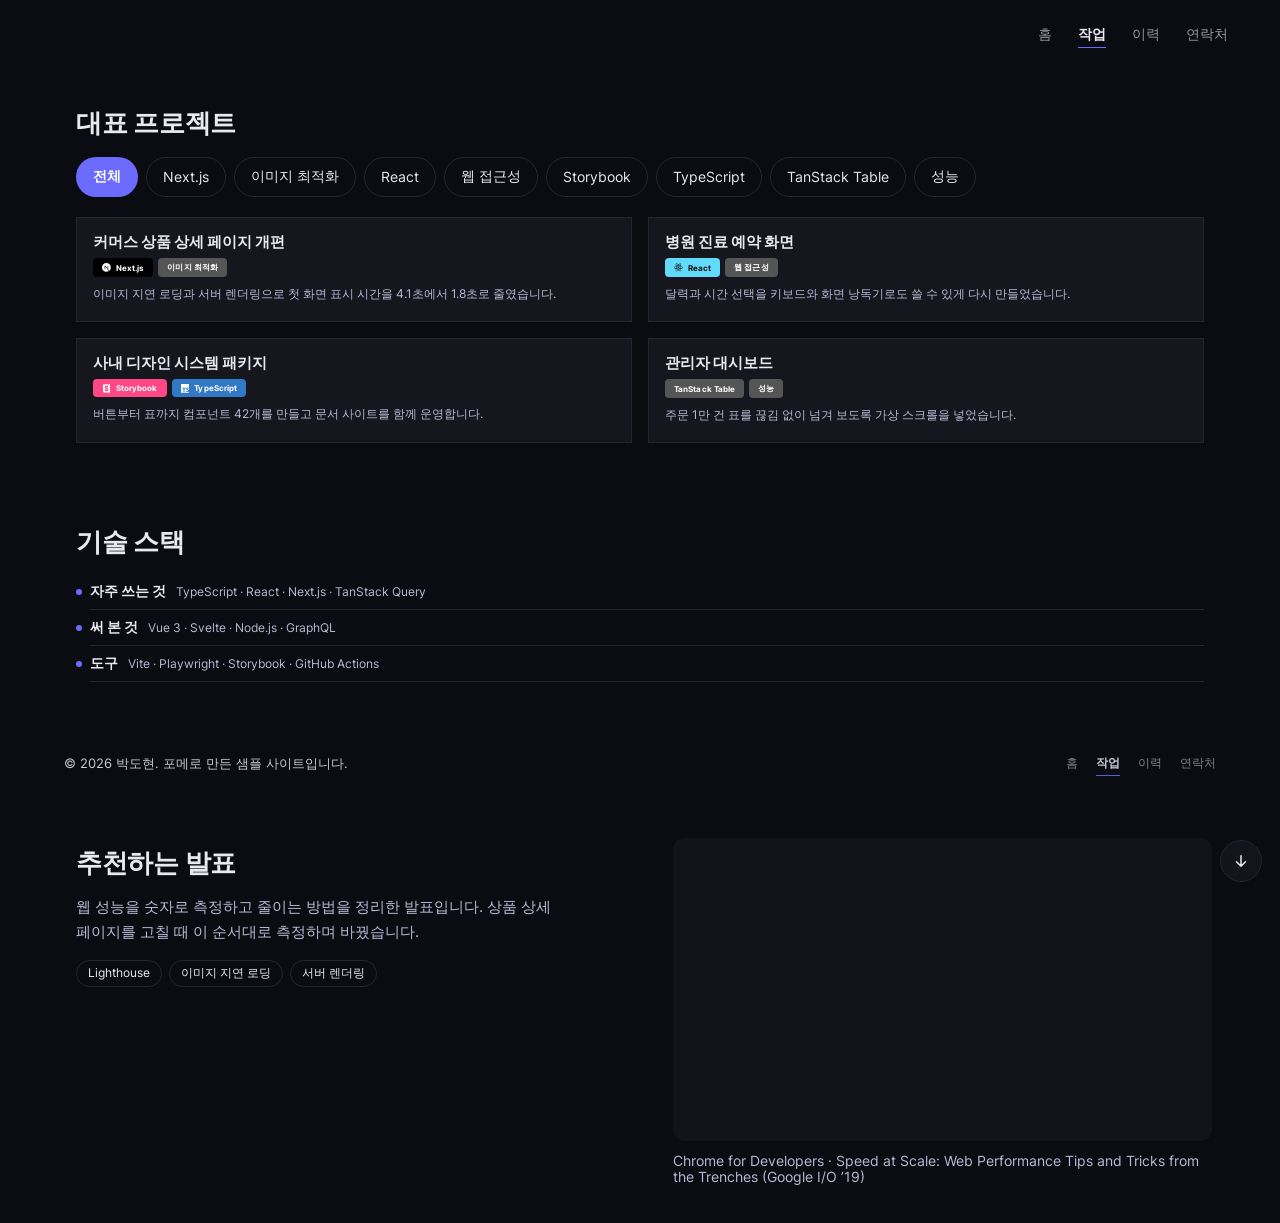
<file: ý×æýùà.html>
<!doctype html>
<html lang="ko">
<head>
  <meta charset="utf-8" />
  <meta name="viewport" content="width=device-width, initial-scale=1" />
  <title>작업 — 박도현 · 프론트엔드 개발자</title>
  <meta name="description" content="이미지 지연 로딩과 서버 렌더링으로 첫 화면 표시 시간을 4.1초에서 1.8초로 줄였습니다." />
  <meta property="og:type" content="website" />
  <meta property="og:title" content="작업 — 박도현 · 프론트엔드 개발자" />
  <meta property="og:description" content="이미지 지연 로딩과 서버 렌더링으로 첫 화면 표시 시간을 4.1초에서 1.8초로 줄였습니다." />
  <meta name="twitter:card" content="summary" />
  <link rel="icon" href="data:image/svg+xml,%3Csvg%20xmlns%3D%22http%3A%2F%2Fwww.w3.org%2F2000%2Fsvg%22%20viewBox%3D%220%200%2064%2064%22%3E%3Crect%20width%3D%2264%22%20height%3D%2264%22%20rx%3D%2214%22%20fill%3D%22%234f6bff%22%2F%3E%3Ctext%20x%3D%2232%22%20y%3D%2234%22%20text-anchor%3D%22middle%22%20dominant-baseline%3D%22central%22%20font-family%3D%22system-ui%2Csans-serif%22%20font-size%3D%2240%22%20font-weight%3D%22700%22%20fill%3D%22%23fff%22%3E%EB%8F%84%3C%2Ftext%3E%3C%2Fsvg%3E" />
  <link rel="stylesheet" href="./assets/site.css" />
  <style>@view-transition { navigation: auto; }</style>
</head>
<body>
  <div class="wf-page is-rowmax wf-enter wf-enter--up wf-ix" style="font-family:'Inter', -apple-system, 'Segoe UI', 'Malgun Gothic', 'Apple SD Gothic Neo', 'Noto Sans KR', system-ui, sans-serif;background:#0b0b12;--wf-bg:#0b0b12;--wf-text:#e9e9f2;color:#e9e9f2;--wf-surface:#16161f;--wf-line:#262633;--wf-muted:#b9bad4;--wf-accent:#6b6bff;--wf-on-accent:#ffffff;--wf-max:1200px;padding:10px 10px;--fx-dot-color:#7c8cff;--fx-star-color:#ffffff;--fx-char-color:#e9e9f2;--enter-at:2%;gap:10px">
    <div class="wf" style="grid-template-columns:minmax(0, 1fr);grid-template-rows:auto auto 1fr auto;gap:10px">
    <nav class="wf__region is-sticky" data-enter="up" style="grid-column:1;grid-row:1;min-height:0px;border-radius:0px;border-width:0px;padding:min(12px, 6vw)">
      <div class="wf-bar" style="justify-content:end">
        <nav class="wf-nav" style="gap:26px">
        <a href="index.html" class="wf-nav__item">홈</a>
        <a href="작업.html" class="wf-nav__item is-current">작업</a>
        <a href="이력.html" class="wf-nav__item">이력</a>
        <a href="연락처.html" class="wf-nav__item">연락처</a>
      </nav>
        
      </div>
    </nav>
    <section class="wf__region" id="대표-프로젝트" data-enter="up" style="grid-column:1;grid-row:2;min-height:0px;border-radius:0px;border-width:0px;padding:min(36px, 6vw)">
      <div class="wf-gal is-phone2">
        <h2 class="wf-sec__title">대표 프로젝트</h2>
        <div class="wf-gal__filter" role="group" aria-label="태그별로 보기" hidden><button type="button" class="is-on" data-t="">전체</button><button type="button" data-t="Next.js">Next.js</button><button type="button" data-t="이미지 최적화">이미지 최적화</button><button type="button" data-t="React">React</button><button type="button" data-t="웹 접근성">웹 접근성</button><button type="button" data-t="Storybook">Storybook</button><button type="button" data-t="TypeScript">TypeScript</button><button type="button" data-t="TanStack Table">TanStack Table</button><button type="button" data-t="성능">성능</button></div>
        <script>(function(b){b=document.currentScript.previousElementSibling;b.hidden=false;var g=b.parentNode;b.addEventListener('click',function(e){var t=e.target.closest('button');if(!t)return;[].forEach.call(b.children,function(x){x.classList.toggle('is-on',x===t);});var w=t.getAttribute('data-t');var m=g.querySelector('.wf-gal__more');if(w&&m)m.checked=true;[].forEach.call(g.querySelectorAll('.wf-gal__grid > [data-tags]'),function(c){c.classList.toggle('is-out',!!w&&('|'+c.getAttribute('data-tags')+'|').indexOf('|'+w+'|')<0);});});})();</script>
        
        <div class="wf-gal__grid" style="grid-template-columns:repeat(2, minmax(0, 1fr))">
          <article data-tags="Next.js|이미지 최적화" class="wf-card"><span class="wf-card__body">
              
              <b class="wf-card__title">커머스 상품 상세 페이지 개편</b>
              <span class="wf-card__stack wf-card__stack--badges"><span class="wf-tag wf-tag--badge" style="--bdg-bg:#000000;--bdg-fg:#ffffff"><svg class="wf-tag__logo" viewBox="0 0 24 24" aria-hidden="true"><path d="M18.665 21.978C16.758 23.255 14.465 24 12 24 5.377 24 0 18.623 0 12S5.377 0 12 0s12 5.377 12 12c0 3.583-1.574 6.801-4.067 9.001L9.219 7.2H7.2v9.596h1.615V9.251l9.85 12.727Zm-3.332-8.533 1.6 2.061V7.2h-1.6v6.245Z" fill="currentColor"/></svg>Next.js</span><span class="wf-tag wf-tag--badge" style="--bdg-bg:#555555;--bdg-fg:#ffffff">이미지 최적화</span></span>
              <span class="wf-card__desc">이미지 지연 로딩과 서버 렌더링으로 첫 화면 표시 시간을 4.1초에서 1.8초로 줄였습니다.</span>
              
              
              
            </span></article>
          <article data-tags="React|웹 접근성" class="wf-card"><span class="wf-card__body">
              
              <b class="wf-card__title">병원 진료 예약 화면</b>
              <span class="wf-card__stack wf-card__stack--badges"><span class="wf-tag wf-tag--badge" style="--bdg-bg:#61DAFB;--bdg-fg:#111111"><svg class="wf-tag__logo" viewBox="0 0 24 24" aria-hidden="true"><path d="M14.23 12.004a2.236 2.236 0 0 1-2.235 2.236 2.236 2.236 0 0 1-2.236-2.236 2.236 2.236 0 0 1 2.235-2.236 2.236 2.236 0 0 1 2.236 2.236zm2.648-10.69c-1.346 0-3.107.96-4.888 2.622-1.78-1.653-3.542-2.602-4.887-2.602-.41 0-.783.093-1.106.278-1.375.793-1.683 3.264-.973 6.365C1.98 8.917 0 10.42 0 12.004c0 1.59 1.99 3.097 5.043 4.03-.704 3.113-.39 5.588.988 6.38.32.187.69.275 1.102.275 1.345 0 3.107-.96 4.888-2.624 1.78 1.654 3.542 2.603 4.887 2.603.41 0 .783-.09 1.106-.275 1.374-.792 1.683-3.263.973-6.365C22.02 15.096 24 13.59 24 12.004c0-1.59-1.99-3.097-5.043-4.032.704-3.11.39-5.587-.988-6.38-.318-.184-.688-.277-1.092-.278zm-.005 1.09v.006c.225 0 .406.044.558.127.666.382.955 1.835.73 3.704-.054.46-.142.945-.25 1.44-.96-.236-2.006-.417-3.107-.534-.66-.905-1.345-1.727-2.035-2.447 1.592-1.48 3.087-2.292 4.105-2.295zm-9.77.02c1.012 0 2.514.808 4.11 2.28-.686.72-1.37 1.537-2.02 2.442-1.107.117-2.154.298-3.113.538-.112-.49-.195-.964-.254-1.42-.23-1.868.054-3.32.714-3.707.19-.09.4-.127.563-.132zm4.882 3.05c.455.468.91.992 1.36 1.564-.44-.02-.89-.034-1.345-.034-.46 0-.915.01-1.36.034.44-.572.895-1.096 1.345-1.565zM12 8.1c.74 0 1.477.034 2.202.093.406.582.802 1.203 1.183 1.86.372.64.71 1.29 1.018 1.946-.308.655-.646 1.31-1.013 1.95-.38.66-.773 1.288-1.18 1.87-.728.063-1.466.098-2.21.098-.74 0-1.477-.035-2.202-.093-.406-.582-.802-1.204-1.183-1.86-.372-.64-.71-1.29-1.018-1.946.303-.657.646-1.313 1.013-1.954.38-.66.773-1.286 1.18-1.868.728-.064 1.466-.098 2.21-.098zm-3.635.254c-.24.377-.48.763-.704 1.16-.225.39-.435.782-.635 1.174-.265-.656-.49-1.31-.676-1.947.64-.15 1.315-.283 2.015-.386zm7.26 0c.695.103 1.365.23 2.006.387-.18.632-.405 1.282-.66 1.933-.2-.39-.41-.783-.64-1.174-.225-.392-.465-.774-.705-1.146zm3.063.675c.484.15.944.317 1.375.498 1.732.74 2.852 1.708 2.852 2.476-.005.768-1.125 1.74-2.857 2.475-.42.18-.88.342-1.355.493-.28-.958-.646-1.956-1.1-2.98.45-1.017.81-2.01 1.085-2.964zm-13.395.004c.278.96.645 1.957 1.1 2.98-.45 1.017-.812 2.01-1.086 2.964-.484-.15-.944-.318-1.37-.5-1.732-.737-2.852-1.706-2.852-2.474 0-.768 1.12-1.742 2.852-2.476.42-.18.88-.342 1.356-.494zm11.678 4.28c.265.657.49 1.312.676 1.948-.64.157-1.316.29-2.016.39.24-.375.48-.762.705-1.158.225-.39.435-.788.636-1.18zm-9.945.02c.2.392.41.783.64 1.175.23.39.465.772.705 1.143-.695-.102-1.365-.23-2.006-.386.18-.63.406-1.282.66-1.933zM17.92 16.32c.112.493.2.968.254 1.423.23 1.868-.054 3.32-.714 3.708-.147.09-.338.128-.563.128-1.012 0-2.514-.807-4.11-2.28.686-.72 1.37-1.536 2.02-2.44 1.107-.118 2.154-.3 3.113-.54zm-11.83.01c.96.234 2.006.415 3.107.532.66.905 1.345 1.727 2.035 2.446-1.595 1.483-3.092 2.295-4.11 2.295-.22-.005-.406-.05-.553-.132-.666-.38-.955-1.834-.73-3.703.054-.46.142-.944.25-1.438zm4.56.64c.44.02.89.034 1.345.034.46 0 .915-.01 1.36-.034-.44.572-.895 1.095-1.345 1.565-.455-.47-.91-.993-1.36-1.565z" fill="currentColor"/></svg>React</span><span class="wf-tag wf-tag--badge" style="--bdg-bg:#555555;--bdg-fg:#ffffff">웹 접근성</span></span>
              <span class="wf-card__desc">달력과 시간 선택을 키보드와 화면 낭독기로도 쓸 수 있게 다시 만들었습니다.</span>
              
              
              
            </span></article>
          <article data-tags="Storybook|TypeScript" class="wf-card"><span class="wf-card__body">
              
              <b class="wf-card__title">사내 디자인 시스템 패키지</b>
              <span class="wf-card__stack wf-card__stack--badges"><span class="wf-tag wf-tag--badge" style="--bdg-bg:#FF4785;--bdg-fg:#ffffff"><svg class="wf-tag__logo" viewBox="0 0 24 24" aria-hidden="true"><path d="M16.71.243l-.12 2.71a.18.18 0 00.29.15l1.06-.8.9.7a.18.18 0 00.28-.14l-.1-2.76 1.33-.1a1.2 1.2 0 011.279 1.2v21.596a1.2 1.2 0 01-1.26 1.2l-16.096-.72a1.2 1.2 0 01-1.15-1.16l-.75-19.797a1.2 1.2 0 011.13-1.27L16.7.222zM13.64 9.3c0 .47 3.16.24 3.59-.08 0-3.2-1.72-4.89-4.859-4.89-3.15 0-4.899 1.72-4.899 4.29 0 4.45 5.999 4.53 5.999 6.959 0 .7-.32 1.1-1.05 1.1-.96 0-1.35-.49-1.3-2.16 0-.36-3.649-.48-3.769 0-.27 4.03 2.23 5.2 5.099 5.2 2.79 0 4.969-1.49 4.969-4.18 0-4.77-6.099-4.64-6.099-6.999 0-.97.72-1.1 1.13-1.1.45 0 1.25.07 1.19 1.87z" fill="currentColor"/></svg>Storybook</span><span class="wf-tag wf-tag--badge" style="--bdg-bg:#3178C6;--bdg-fg:#ffffff"><svg class="wf-tag__logo" viewBox="0 0 24 24" aria-hidden="true"><path d="M1.125 0C.502 0 0 .502 0 1.125v21.75C0 23.498.502 24 1.125 24h21.75c.623 0 1.125-.502 1.125-1.125V1.125C24 .502 23.498 0 22.875 0zm17.363 9.75c.612 0 1.154.037 1.627.111a6.38 6.38 0 0 1 1.306.34v2.458a3.95 3.95 0 0 0-.643-.361 5.093 5.093 0 0 0-.717-.26 5.453 5.453 0 0 0-1.426-.2c-.3 0-.573.028-.819.086a2.1 2.1 0 0 0-.623.242c-.17.104-.3.229-.393.374a.888.888 0 0 0-.14.49c0 .196.053.373.156.529.104.156.252.304.443.444s.423.276.696.41c.273.135.582.274.926.416.47.197.892.407 1.266.628.374.222.695.473.963.753.268.279.472.598.614.957.142.359.214.776.214 1.253 0 .657-.125 1.21-.373 1.656a3.033 3.033 0 0 1-1.012 1.085 4.38 4.38 0 0 1-1.487.596c-.566.12-1.163.18-1.79.18a9.916 9.916 0 0 1-1.84-.164 5.544 5.544 0 0 1-1.512-.493v-2.63a5.033 5.033 0 0 0 3.237 1.2c.333 0 .624-.03.872-.09.249-.06.456-.144.623-.25.166-.108.29-.234.373-.38a1.023 1.023 0 0 0-.074-1.089 2.12 2.12 0 0 0-.537-.5 5.597 5.597 0 0 0-.807-.444 27.72 27.72 0 0 0-1.007-.436c-.918-.383-1.602-.852-2.053-1.405-.45-.553-.676-1.222-.676-2.005 0-.614.123-1.141.369-1.582.246-.441.58-.804 1.004-1.089a4.494 4.494 0 0 1 1.47-.629 7.536 7.536 0 0 1 1.77-.201zm-15.113.188h9.563v2.166H9.506v9.646H6.789v-9.646H3.375z" fill="currentColor"/></svg>TypeScript</span></span>
              <span class="wf-card__desc">버튼부터 표까지 컴포넌트 42개를 만들고 문서 사이트를 함께 운영합니다.</span>
              
              
              
            </span></article>
          <article data-tags="TanStack Table|성능" class="wf-card"><span class="wf-card__body">
              
              <b class="wf-card__title">관리자 대시보드</b>
              <span class="wf-card__stack wf-card__stack--badges"><span class="wf-tag wf-tag--badge" style="--bdg-bg:#555555;--bdg-fg:#ffffff">TanStack Table</span><span class="wf-tag wf-tag--badge" style="--bdg-bg:#555555;--bdg-fg:#ffffff">성능</span></span>
              <span class="wf-card__desc">주문 1만 건 표를 끊김 없이 넘겨 보도록 가상 스크롤을 넣었습니다.</span>
              
              
              
            </span></article>
        </div>
        
        
      </div>
    </section>
    <section class="wf__region" id="기술-스택" data-enter="up" style="grid-column:1;grid-row:3;min-height:0px;border-radius:0px;border-width:0px;padding:min(36px, 6vw)">
      <div class="wf-sec" style="align-items:flex-start">
        <h2 class="wf-sec__title">기술 스택</h2>
        
        <ol class="wf-time"><li class="wf-time__row"><b>자주 쓰는 것</b><span>TypeScript · React · Next.js · TanStack Query</span></li><li class="wf-time__row"><b>써 본 것</b><span>Vue 3 · Svelte · Node.js · GraphQL</span></li><li class="wf-time__row"><b>도구</b><span>Vite · Playwright · Storybook · GitHub Actions</span></li></ol>
      </div>
    </section>
    <div class="wf__region" id="contact" data-enter="up" style="grid-column:1;grid-row:4;min-height:0px;border-radius:0px;border-width:0px;padding:min(24px, 6vw)"><footer class="wf-bar wf-bar--foot" style="justify-content:space-between">
        <span class="wf-foot__text">© <span data-year="2026">2026</span><script>(function(e){e=document.currentScript.previousElementSibling;var y=new Date().getFullYear();if(y>+e.getAttribute('data-year'))e.textContent=y;})();</script> 박도현. 포메로 만든 샘플 사이트입니다.</span>
        <nav class="wf-nav" style="gap:18px">
        <a href="index.html" class="wf-nav__item">홈</a>
        <a href="작업.html" class="wf-nav__item is-current">작업</a>
        <a href="이력.html" class="wf-nav__item">이력</a>
        <a href="연락처.html" class="wf-nav__item">연락처</a>
      </nav>
        
        
        
      </footer></div>
    </div>
    <div class="wf wf--row" style="grid-template-columns:repeat(2, minmax(0, 1fr));gap:10px">
      <section class="wf__region" id="추천하는-발표" data-enter="left" style="min-height:0px;border-radius:0px;border-width:0px;padding:min(36px, 6vw)">
      <div class="wf-sec" style="align-items:flex-start">
        <h2 class="wf-sec__title">추천하는 발표</h2>
        <div class="wf-sec__cols" style="grid-template-columns:repeat(1, minmax(0, 1fr))">
          <p class="wf-sec__body">웹 성능을 숫자로 측정하고 줄이는 방법을 정리한 발표입니다. 상품 상세 페이지를 고칠 때 이 순서대로 측정하며 바꿨습니다.</p>
        </div>
        <div class="wf-tags"><span class="wf-tag">Lighthouse</span><span class="wf-tag">이미지 지연 로딩</span><span class="wf-tag">서버 렌더링</span></div>
      </div>
    </section>
      <section class="wf__region" data-enter="right" style="min-height:0px;border-radius:0px;border-width:0px;padding:min(28px, 6vw)">
      <div class="wf-video" style="align-items:flex-start;text-align:left">
        
        
        <iframe class="wf-video__frame" src="https://www.youtube-nocookie.com/embed/YJGCZCaIZkQ" title="유튜브 영상" loading="lazy" allow="accelerometer; autoplay; clipboard-write; encrypted-media; gyroscope; picture-in-picture; web-share" referrerpolicy="strict-origin-when-cross-origin" allowfullscreen></iframe>
        <p class="wf-video__cap">Chrome for Developers · Speed at Scale: Web Performance Tips and Tricks from the Trenches (Google I/O ’19)</p>
      </div>
    </section>
    </div>
    <a class="wf-down" href="#%EB%8C%80%ED%91%9C-%ED%94%84%EB%A1%9C%EC%A0%9D%ED%8A%B8" aria-label="아래로 이동"><svg width="18" height="18" viewBox="0 0 24 24" fill="none" stroke="currentColor" stroke-width="2" stroke-linecap="round" stroke-linejoin="round"><path d="M12 5v14M6 13l6 6 6-6"/></svg></a>
  </div>
</body>
</html>
</file>
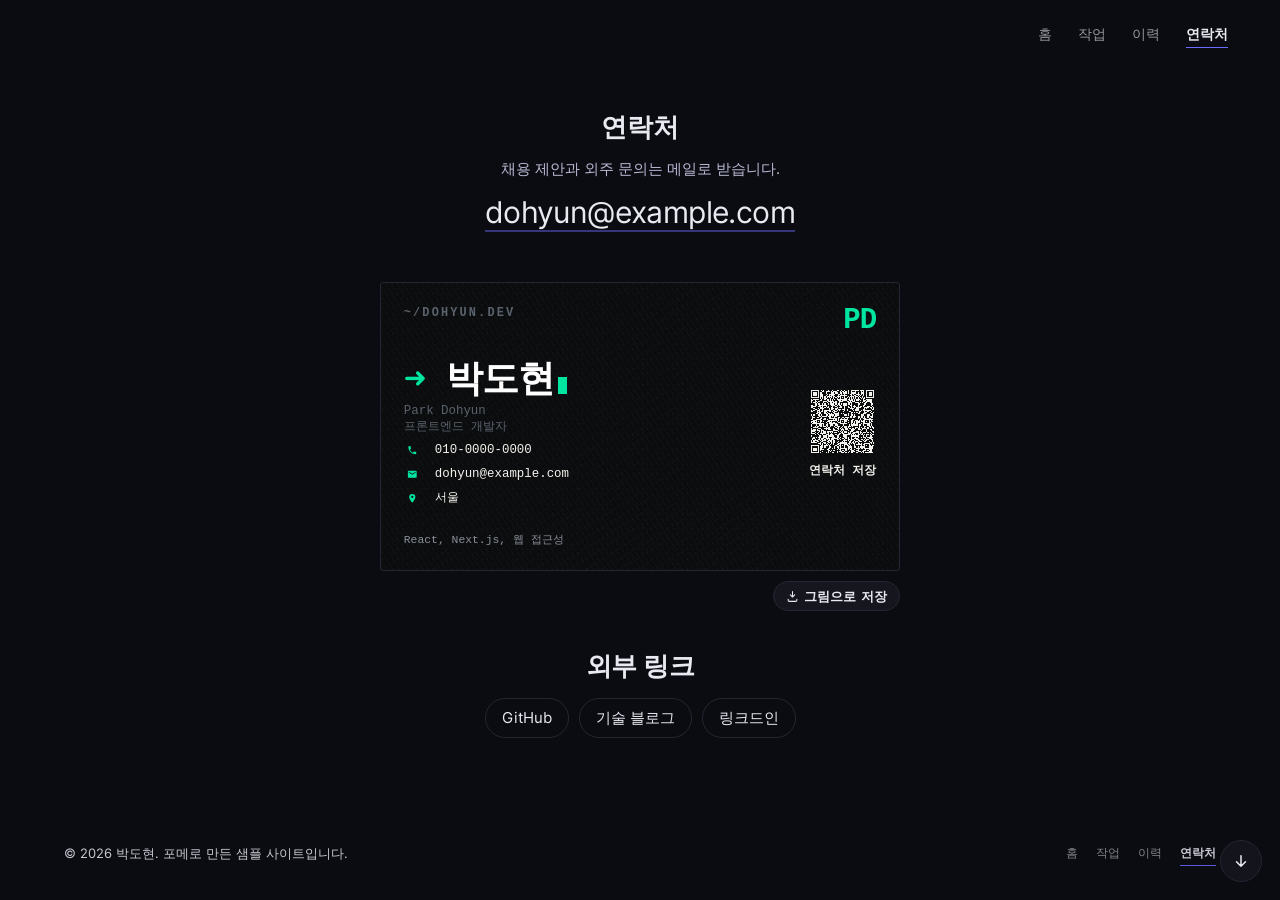
<file: ýù¦Ùآý¦.html>
<!doctype html>
<html lang="ko">
<head>
  <meta charset="utf-8" />
  <meta name="viewport" content="width=device-width, initial-scale=1" />
  <title>연락처 — 박도현 · 프론트엔드 개발자</title>
  <meta name="description" content="채용 제안과 외주 문의는 메일로 받습니다." />
  <meta property="og:type" content="website" />
  <meta property="og:title" content="연락처 — 박도현 · 프론트엔드 개발자" />
  <meta property="og:description" content="채용 제안과 외주 문의는 메일로 받습니다." />
  <meta name="twitter:card" content="summary" />
  <link rel="icon" href="data:image/svg+xml,%3Csvg%20xmlns%3D%22http%3A%2F%2Fwww.w3.org%2F2000%2Fsvg%22%20viewBox%3D%220%200%2064%2064%22%3E%3Crect%20width%3D%2264%22%20height%3D%2264%22%20rx%3D%2214%22%20fill%3D%22%234f6bff%22%2F%3E%3Ctext%20x%3D%2232%22%20y%3D%2234%22%20text-anchor%3D%22middle%22%20dominant-baseline%3D%22central%22%20font-family%3D%22system-ui%2Csans-serif%22%20font-size%3D%2240%22%20font-weight%3D%22700%22%20fill%3D%22%23fff%22%3E%EB%8F%84%3C%2Ftext%3E%3C%2Fsvg%3E" />
  <link rel="stylesheet" href="./assets/site.css" />
  <style>@view-transition { navigation: auto; }</style>
</head>
<body>
  <div class="wf-page is-rowmax wf-enter wf-enter--up wf-ix" style="font-family:'Inter', -apple-system, 'Segoe UI', 'Malgun Gothic', 'Apple SD Gothic Neo', 'Noto Sans KR', system-ui, sans-serif;background:#0b0b12;--wf-bg:#0b0b12;--wf-text:#e9e9f2;color:#e9e9f2;--wf-surface:#16161f;--wf-line:#262633;--wf-muted:#b9bad4;--wf-accent:#6b6bff;--wf-on-accent:#ffffff;--wf-max:1200px;padding:10px 10px;--fx-dot-color:#7c8cff;--fx-star-color:#ffffff;--fx-char-color:#e9e9f2;--enter-at:2%;gap:10px">
    <div class="wf" style="grid-template-columns:minmax(0, 1fr);grid-template-rows:auto auto;gap:10px">
    <nav class="wf__region is-sticky" data-enter="up" style="grid-column:1;grid-row:1;min-height:0px;border-radius:0px;border-width:0px;padding:min(12px, 6vw)">
      <div class="wf-bar" style="justify-content:end">
        <nav class="wf-nav" style="gap:26px">
        <a href="index.html" class="wf-nav__item">홈</a>
        <a href="작업.html" class="wf-nav__item">작업</a>
        <a href="이력.html" class="wf-nav__item">이력</a>
        <a href="연락처.html" class="wf-nav__item is-current">연락처</a>
      </nav>
        
      </div>
    </nav>
    <section class="wf__region" id="contact" data-enter="up" style="grid-column:1;grid-row:2;min-height:0px;border-radius:0px;border-width:0px;padding:min(40px, 6vw)">
      <div class="wf-contact" style="align-items:center;text-align:center">
        <h2 class="wf-sec__title">연락처</h2>
        <p class="wf-sec__body">채용 제안과 외주 문의는 메일로 받습니다.</p>
        <a class="wf-contact__mail is-big" href="mailto:dohyun@example.com">dohyun@example.com</a>
        
        
        
        
        
        
      </div>
    </section>
    </div>
    <div class="wf wf--row" style="grid-template-columns:repeat(1, minmax(0, 1fr));gap:10px">
      <section class="wf__region" data-enter="up" style="min-height:0px;border-radius:0px;border-width:0px;padding:min(0px, 6vw)">
      <div class="wf-bcardbox" style="max-width:520px"><div class="wf-bcard wf-bcard--shell wf-bcard--ico-fill" style="--bc-paper:0.4;max-width:520px">
        <span class="wf-bcard__deco" aria-hidden="true"></span>
        <span class="wf-bcard__paper" aria-hidden="true"></span>
        <div class="wf-bcard__in">
        <span class="wf-bcard__label">~/dohyun.dev</span>
        <span class="wf-bcard__org">프론트엔드 개발</span>
        <span class="wf-bcard__mono">PD</span>
        <div class="wf-bcard__lead">
          <b class="wf-bcard__role">프론트엔드 개발</b>
          <span class="wf-bcard__rolesub">예: 꽃 · 화환</span>
        </div>
        <div class="wf-bcard__info">
          <div class="wf-bcard__row">
            <span class="wf-bcard__text">
              <b class="wf-bcard__name">박도현</b>
              <span class="wf-bcard__nameen">Park Dohyun</span>
              <span class="wf-bcard__title wf-bcard__titles"><span class="wf-bcard__tpart">프론트엔드 개발자</span></span>
            </span>
            <span class="wf-bcard__ico" aria-hidden="true"><svg viewBox="0 0 24 24"><path d="M12 12a5 5 0 1 0 0-10 5 5 0 0 0 0 10zm0 2c-5 0-9 2.5-9 5.5V22h18v-2.5c0-3-4-5.5-9-5.5z" fill="currentColor"/></svg></span>
          </div>
          <div class="wf-bcard__row wf-bcard__row--phone"><span class="wf-bcard__text"><span class="wf-bcard__line">010-0000-0000</span></span><span class="wf-bcard__ico" aria-hidden="true"><svg viewBox="0 0 24 24"><path d="M6.6 10.8a15.1 15.1 0 0 0 6.6 6.6l2.2-2.2c.3-.3.7-.4 1-.2 1.2.4 2.4.6 3.6.6.6 0 1 .4 1 1V20c0 .6-.4 1-1 1C10.7 21 3 13.3 3 4c0-.6.4-1 1-1h3.5c.6 0 1 .4 1 1 0 1.3.2 2.5.6 3.6.1.3 0 .7-.2 1l-2.3 2.2z" fill="currentColor"/></svg></span></div><div class="wf-bcard__row wf-bcard__row--mail"><span class="wf-bcard__text"><span class="wf-bcard__line">dohyun@example.com</span></span><span class="wf-bcard__ico" aria-hidden="true"><svg viewBox="0 0 24 24"><path d="M20 4H4a2 2 0 0 0-2 2v12a2 2 0 0 0 2 2h16a2 2 0 0 0 2-2V6a2 2 0 0 0-2-2zm0 4-8 5-8-5V6l8 5 8-5v2z" fill="currentColor"/></svg></span></div><div class="wf-bcard__row wf-bcard__row--pin"><span class="wf-bcard__text"><span class="wf-bcard__line">서울</span></span><span class="wf-bcard__ico" aria-hidden="true"><svg viewBox="0 0 24 24"><path d="M12 2a7 7 0 0 0-7 7c0 5.2 7 13 7 13s7-7.8 7-13a7 7 0 0 0-7-7zm0 9.5A2.5 2.5 0 1 1 12 6.5a2.5 2.5 0 0 1 0 5z" fill="currentColor"/></svg></span></div>
        </div>
        <p class="wf-bcard__tagline">빠르고 키보드로도 쓸 수 있는 웹 화면</p>
        <span class="wf-bcard__stack">React, Next.js, 웹 접근성</span>
        <div class="wf-bcard__side"><span class="wf-bcard__qr"><svg class="wf-qr" viewBox="0 0 61 61" role="img" aria-label="연락처 QR 코드" shape-rendering="crispEdges"><path d="M2,2h1v1h-1zM3,2h1v1h-1zM4,2h1v1h-1zM5,2h1v1h-1zM6,2h1v1h-1zM7,2h1v1h-1zM8,2h1v1h-1zM11,2h1v1h-1zM13,2h1v1h-1zM17,2h1v1h-1zM21,2h1v1h-1zM25,2h1v1h-1zM26,2h1v1h-1zM29,2h1v1h-1zM32,2h1v1h-1zM35,2h1v1h-1zM38,2h1v1h-1zM39,2h1v1h-1zM40,2h1v1h-1zM41,2h1v1h-1zM42,2h1v1h-1zM43,2h1v1h-1zM44,2h1v1h-1zM46,2h1v1h-1zM47,2h1v1h-1zM48,2h1v1h-1zM49,2h1v1h-1zM52,2h1v1h-1zM53,2h1v1h-1zM54,2h1v1h-1zM55,2h1v1h-1zM56,2h1v1h-1zM57,2h1v1h-1zM58,2h1v1h-1zM2,3h1v1h-1zM8,3h1v1h-1zM12,3h1v1h-1zM13,3h1v1h-1zM15,3h1v1h-1zM16,3h1v1h-1zM17,3h1v1h-1zM18,3h1v1h-1zM20,3h1v1h-1zM22,3h1v1h-1zM23,3h1v1h-1zM24,3h1v1h-1zM28,3h1v1h-1zM30,3h1v1h-1zM31,3h1v1h-1zM33,3h1v1h-1zM35,3h1v1h-1zM38,3h1v1h-1zM42,3h1v1h-1zM47,3h1v1h-1zM49,3h1v1h-1zM52,3h1v1h-1zM58,3h1v1h-1zM2,4h1v1h-1zM4,4h1v1h-1zM5,4h1v1h-1zM6,4h1v1h-1zM8,4h1v1h-1zM10,4h1v1h-1zM11,4h1v1h-1zM15,4h1v1h-1zM20,4h1v1h-1zM21,4h1v1h-1zM22,4h1v1h-1zM24,4h1v1h-1zM25,4h1v1h-1zM28,4h1v1h-1zM29,4h1v1h-1zM31,4h1v1h-1zM32,4h1v1h-1zM33,4h1v1h-1zM35,4h1v1h-1zM38,4h1v1h-1zM39,4h1v1h-1zM40,4h1v1h-1zM41,4h1v1h-1zM42,4h1v1h-1zM44,4h1v1h-1zM47,4h1v1h-1zM48,4h1v1h-1zM49,4h1v1h-1zM52,4h1v1h-1zM54,4h1v1h-1zM55,4h1v1h-1zM56,4h1v1h-1zM58,4h1v1h-1zM2,5h1v1h-1zM4,5h1v1h-1zM5,5h1v1h-1zM6,5h1v1h-1zM8,5h1v1h-1zM10,5h1v1h-1zM11,5h1v1h-1zM12,5h1v1h-1zM16,5h1v1h-1zM18,5h1v1h-1zM19,5h1v1h-1zM20,5h1v1h-1zM21,5h1v1h-1zM22,5h1v1h-1zM23,5h1v1h-1zM26,5h1v1h-1zM27,5h1v1h-1zM29,5h1v1h-1zM32,5h1v1h-1zM37,5h1v1h-1zM38,5h1v1h-1zM40,5h1v1h-1zM43,5h1v1h-1zM44,5h1v1h-1zM45,5h1v1h-1zM47,5h1v1h-1zM49,5h1v1h-1zM52,5h1v1h-1zM54,5h1v1h-1zM55,5h1v1h-1zM56,5h1v1h-1zM58,5h1v1h-1zM2,6h1v1h-1zM4,6h1v1h-1zM5,6h1v1h-1zM6,6h1v1h-1zM8,6h1v1h-1zM10,6h1v1h-1zM11,6h1v1h-1zM12,6h1v1h-1zM15,6h1v1h-1zM18,6h1v1h-1zM20,6h1v1h-1zM21,6h1v1h-1zM22,6h1v1h-1zM26,6h1v1h-1zM28,6h1v1h-1zM29,6h1v1h-1zM30,6h1v1h-1zM31,6h1v1h-1zM32,6h1v1h-1zM33,6h1v1h-1zM38,6h1v1h-1zM41,6h1v1h-1zM42,6h1v1h-1zM44,6h1v1h-1zM46,6h1v1h-1zM49,6h1v1h-1zM52,6h1v1h-1zM54,6h1v1h-1zM55,6h1v1h-1zM56,6h1v1h-1zM58,6h1v1h-1zM2,7h1v1h-1zM8,7h1v1h-1zM10,7h1v1h-1zM11,7h1v1h-1zM12,7h1v1h-1zM14,7h1v1h-1zM16,7h1v1h-1zM17,7h1v1h-1zM18,7h1v1h-1zM19,7h1v1h-1zM20,7h1v1h-1zM22,7h1v1h-1zM23,7h1v1h-1zM25,7h1v1h-1zM26,7h1v1h-1zM27,7h1v1h-1zM28,7h1v1h-1zM32,7h1v1h-1zM35,7h1v1h-1zM37,7h1v1h-1zM38,7h1v1h-1zM39,7h1v1h-1zM40,7h1v1h-1zM42,7h1v1h-1zM43,7h1v1h-1zM45,7h1v1h-1zM48,7h1v1h-1zM52,7h1v1h-1zM58,7h1v1h-1zM2,8h1v1h-1zM3,8h1v1h-1zM4,8h1v1h-1zM5,8h1v1h-1zM6,8h1v1h-1zM7,8h1v1h-1zM8,8h1v1h-1zM10,8h1v1h-1zM12,8h1v1h-1zM14,8h1v1h-1zM16,8h1v1h-1zM18,8h1v1h-1zM20,8h1v1h-1zM22,8h1v1h-1zM24,8h1v1h-1zM26,8h1v1h-1zM28,8h1v1h-1zM30,8h1v1h-1zM32,8h1v1h-1zM34,8h1v1h-1zM36,8h1v1h-1zM38,8h1v1h-1zM40,8h1v1h-1zM42,8h1v1h-1zM44,8h1v1h-1zM46,8h1v1h-1zM48,8h1v1h-1zM50,8h1v1h-1zM52,8h1v1h-1zM53,8h1v1h-1zM54,8h1v1h-1zM55,8h1v1h-1zM56,8h1v1h-1zM57,8h1v1h-1zM58,8h1v1h-1zM10,9h1v1h-1zM12,9h1v1h-1zM14,9h1v1h-1zM15,9h1v1h-1zM19,9h1v1h-1zM22,9h1v1h-1zM25,9h1v1h-1zM28,9h1v1h-1zM32,9h1v1h-1zM33,9h1v1h-1zM36,9h1v1h-1zM38,9h1v1h-1zM40,9h1v1h-1zM42,9h1v1h-1zM44,9h1v1h-1zM47,9h1v1h-1zM49,9h1v1h-1zM50,9h1v1h-1zM2,10h1v1h-1zM4,10h1v1h-1zM5,10h1v1h-1zM6,10h1v1h-1zM7,10h1v1h-1zM8,10h1v1h-1zM11,10h1v1h-1zM14,10h1v1h-1zM16,10h1v1h-1zM17,10h1v1h-1zM19,10h1v1h-1zM21,10h1v1h-1zM23,10h1v1h-1zM25,10h1v1h-1zM26,10h1v1h-1zM27,10h1v1h-1zM28,10h1v1h-1zM29,10h1v1h-1zM30,10h1v1h-1zM31,10h1v1h-1zM32,10h1v1h-1zM33,10h1v1h-1zM35,10h1v1h-1zM36,10h1v1h-1zM38,10h1v1h-1zM39,10h1v1h-1zM41,10h1v1h-1zM43,10h1v1h-1zM44,10h1v1h-1zM45,10h1v1h-1zM49,10h1v1h-1zM52,10h1v1h-1zM53,10h1v1h-1zM54,10h1v1h-1zM55,10h1v1h-1zM56,10h1v1h-1zM2,11h1v1h-1zM3,11h1v1h-1zM5,11h1v1h-1zM10,11h1v1h-1zM11,11h1v1h-1zM16,11h1v1h-1zM17,11h1v1h-1zM19,11h1v1h-1zM21,11h1v1h-1zM26,11h1v1h-1zM27,11h1v1h-1zM28,11h1v1h-1zM30,11h1v1h-1zM31,11h1v1h-1zM32,11h1v1h-1zM33,11h1v1h-1zM36,11h1v1h-1zM37,11h1v1h-1zM38,11h1v1h-1zM39,11h1v1h-1zM41,11h1v1h-1zM43,11h1v1h-1zM44,11h1v1h-1zM46,11h1v1h-1zM49,11h1v1h-1zM50,11h1v1h-1zM51,11h1v1h-1zM53,11h1v1h-1zM54,11h1v1h-1zM55,11h1v1h-1zM56,11h1v1h-1zM2,12h1v1h-1zM5,12h1v1h-1zM6,12h1v1h-1zM8,12h1v1h-1zM9,12h1v1h-1zM13,12h1v1h-1zM14,12h1v1h-1zM15,12h1v1h-1zM17,12h1v1h-1zM18,12h1v1h-1zM19,12h1v1h-1zM20,12h1v1h-1zM21,12h1v1h-1zM22,12h1v1h-1zM24,12h1v1h-1zM27,12h1v1h-1zM28,12h1v1h-1zM29,12h1v1h-1zM30,12h1v1h-1zM34,12h1v1h-1zM35,12h1v1h-1zM37,12h1v1h-1zM39,12h1v1h-1zM40,12h1v1h-1zM41,12h1v1h-1zM49,12h1v1h-1zM50,12h1v1h-1zM52,12h1v1h-1zM53,12h1v1h-1zM54,12h1v1h-1zM55,12h1v1h-1zM56,12h1v1h-1zM2,13h1v1h-1zM4,13h1v1h-1zM5,13h1v1h-1zM7,13h1v1h-1zM13,13h1v1h-1zM16,13h1v1h-1zM19,13h1v1h-1zM20,13h1v1h-1zM22,13h1v1h-1zM23,13h1v1h-1zM24,13h1v1h-1zM27,13h1v1h-1zM35,13h1v1h-1zM36,13h1v1h-1zM37,13h1v1h-1zM38,13h1v1h-1zM42,13h1v1h-1zM43,13h1v1h-1zM44,13h1v1h-1zM46,13h1v1h-1zM48,13h1v1h-1zM51,13h1v1h-1zM52,13h1v1h-1zM55,13h1v1h-1zM56,13h1v1h-1zM5,14h1v1h-1zM6,14h1v1h-1zM8,14h1v1h-1zM9,14h1v1h-1zM12,14h1v1h-1zM14,14h1v1h-1zM17,14h1v1h-1zM19,14h1v1h-1zM20,14h1v1h-1zM21,14h1v1h-1zM22,14h1v1h-1zM24,14h1v1h-1zM26,14h1v1h-1zM27,14h1v1h-1zM29,14h1v1h-1zM31,14h1v1h-1zM32,14h1v1h-1zM33,14h1v1h-1zM35,14h1v1h-1zM36,14h1v1h-1zM38,14h1v1h-1zM44,14h1v1h-1zM45,14h1v1h-1zM50,14h1v1h-1zM51,14h1v1h-1zM56,14h1v1h-1zM57,14h1v1h-1zM2,15h1v1h-1zM3,15h1v1h-1zM5,15h1v1h-1zM6,15h1v1h-1zM9,15h1v1h-1zM10,15h1v1h-1zM11,15h1v1h-1zM12,15h1v1h-1zM13,15h1v1h-1zM14,15h1v1h-1zM15,15h1v1h-1zM20,15h1v1h-1zM21,15h1v1h-1zM22,15h1v1h-1zM23,15h1v1h-1zM25,15h1v1h-1zM27,15h1v1h-1zM28,15h1v1h-1zM31,15h1v1h-1zM32,15h1v1h-1zM33,15h1v1h-1zM37,15h1v1h-1zM38,15h1v1h-1zM41,15h1v1h-1zM44,15h1v1h-1zM49,15h1v1h-1zM50,15h1v1h-1zM56,15h1v1h-1zM2,16h1v1h-1zM3,16h1v1h-1zM4,16h1v1h-1zM5,16h1v1h-1zM8,16h1v1h-1zM9,16h1v1h-1zM10,16h1v1h-1zM12,16h1v1h-1zM15,16h1v1h-1zM17,16h1v1h-1zM21,16h1v1h-1zM24,16h1v1h-1zM28,16h1v1h-1zM29,16h1v1h-1zM32,16h1v1h-1zM35,16h1v1h-1zM38,16h1v1h-1zM40,16h1v1h-1zM41,16h1v1h-1zM42,16h1v1h-1zM44,16h1v1h-1zM46,16h1v1h-1zM47,16h1v1h-1zM49,16h1v1h-1zM53,16h1v1h-1zM54,16h1v1h-1zM57,16h1v1h-1zM2,17h1v1h-1zM3,17h1v1h-1zM10,17h1v1h-1zM11,17h1v1h-1zM12,17h1v1h-1zM14,17h1v1h-1zM16,17h1v1h-1zM17,17h1v1h-1zM20,17h1v1h-1zM21,17h1v1h-1zM25,17h1v1h-1zM27,17h1v1h-1zM28,17h1v1h-1zM29,17h1v1h-1zM32,17h1v1h-1zM35,17h1v1h-1zM36,17h1v1h-1zM38,17h1v1h-1zM41,17h1v1h-1zM43,17h1v1h-1zM44,17h1v1h-1zM45,17h1v1h-1zM46,17h1v1h-1zM50,17h1v1h-1zM51,17h1v1h-1zM52,17h1v1h-1zM53,17h1v1h-1zM55,17h1v1h-1zM56,17h1v1h-1zM58,17h1v1h-1zM4,18h1v1h-1zM8,18h1v1h-1zM10,18h1v1h-1zM11,18h1v1h-1zM12,18h1v1h-1zM13,18h1v1h-1zM18,18h1v1h-1zM20,18h1v1h-1zM21,18h1v1h-1zM22,18h1v1h-1zM24,18h1v1h-1zM25,18h1v1h-1zM32,18h1v1h-1zM37,18h1v1h-1zM38,18h1v1h-1zM39,18h1v1h-1zM40,18h1v1h-1zM43,18h1v1h-1zM44,18h1v1h-1zM50,18h1v1h-1zM52,18h1v1h-1zM56,18h1v1h-1zM58,18h1v1h-1zM5,19h1v1h-1zM6,19h1v1h-1zM9,19h1v1h-1zM12,19h1v1h-1zM18,19h1v1h-1zM20,19h1v1h-1zM21,19h1v1h-1zM24,19h1v1h-1zM26,19h1v1h-1zM27,19h1v1h-1zM28,19h1v1h-1zM30,19h1v1h-1zM31,19h1v1h-1zM32,19h1v1h-1zM34,19h1v1h-1zM39,19h1v1h-1zM42,19h1v1h-1zM43,19h1v1h-1zM44,19h1v1h-1zM49,19h1v1h-1zM50,19h1v1h-1zM57,19h1v1h-1zM58,19h1v1h-1zM2,20h1v1h-1zM4,20h1v1h-1zM7,20h1v1h-1zM8,20h1v1h-1zM9,20h1v1h-1zM12,20h1v1h-1zM14,20h1v1h-1zM15,20h1v1h-1zM16,20h1v1h-1zM17,20h1v1h-1zM18,20h1v1h-1zM19,20h1v1h-1zM22,20h1v1h-1zM23,20h1v1h-1zM25,20h1v1h-1zM27,20h1v1h-1zM32,20h1v1h-1zM34,20h1v1h-1zM40,20h1v1h-1zM42,20h1v1h-1zM43,20h1v1h-1zM44,20h1v1h-1zM47,20h1v1h-1zM49,20h1v1h-1zM50,20h1v1h-1zM51,20h1v1h-1zM52,20h1v1h-1zM53,20h1v1h-1zM54,20h1v1h-1zM55,20h1v1h-1zM2,21h1v1h-1zM3,21h1v1h-1zM7,21h1v1h-1zM9,21h1v1h-1zM11,21h1v1h-1zM12,21h1v1h-1zM14,21h1v1h-1zM15,21h1v1h-1zM18,21h1v1h-1zM19,21h1v1h-1zM21,21h1v1h-1zM23,21h1v1h-1zM24,21h1v1h-1zM31,21h1v1h-1zM36,21h1v1h-1zM37,21h1v1h-1zM45,21h1v1h-1zM46,21h1v1h-1zM50,21h1v1h-1zM53,21h1v1h-1zM56,21h1v1h-1zM7,22h1v1h-1zM8,22h1v1h-1zM9,22h1v1h-1zM10,22h1v1h-1zM14,22h1v1h-1zM16,22h1v1h-1zM22,22h1v1h-1zM23,22h1v1h-1zM26,22h1v1h-1zM38,22h1v1h-1zM39,22h1v1h-1zM41,22h1v1h-1zM43,22h1v1h-1zM45,22h1v1h-1zM50,22h1v1h-1zM51,22h1v1h-1zM52,22h1v1h-1zM55,22h1v1h-1zM58,22h1v1h-1zM6,23h1v1h-1zM7,23h1v1h-1zM9,23h1v1h-1zM10,23h1v1h-1zM14,23h1v1h-1zM15,23h1v1h-1zM17,23h1v1h-1zM18,23h1v1h-1zM20,23h1v1h-1zM23,23h1v1h-1zM24,23h1v1h-1zM25,23h1v1h-1zM26,23h1v1h-1zM29,23h1v1h-1zM31,23h1v1h-1zM35,23h1v1h-1zM38,23h1v1h-1zM44,23h1v1h-1zM45,23h1v1h-1zM49,23h1v1h-1zM50,23h1v1h-1zM51,23h1v1h-1zM56,23h1v1h-1zM57,23h1v1h-1zM2,24h1v1h-1zM4,24h1v1h-1zM8,24h1v1h-1zM9,24h1v1h-1zM11,24h1v1h-1zM15,24h1v1h-1zM16,24h1v1h-1zM18,24h1v1h-1zM19,24h1v1h-1zM20,24h1v1h-1zM21,24h1v1h-1zM22,24h1v1h-1zM24,24h1v1h-1zM25,24h1v1h-1zM26,24h1v1h-1zM32,24h1v1h-1zM33,24h1v1h-1zM35,24h1v1h-1zM38,24h1v1h-1zM39,24h1v1h-1zM41,24h1v1h-1zM47,24h1v1h-1zM48,24h1v1h-1zM49,24h1v1h-1zM53,24h1v1h-1zM54,24h1v1h-1zM57,24h1v1h-1zM3,25h1v1h-1zM9,25h1v1h-1zM10,25h1v1h-1zM12,25h1v1h-1zM13,25h1v1h-1zM14,25h1v1h-1zM15,25h1v1h-1zM17,25h1v1h-1zM18,25h1v1h-1zM19,25h1v1h-1zM21,25h1v1h-1zM23,25h1v1h-1zM24,25h1v1h-1zM37,25h1v1h-1zM38,25h1v1h-1zM40,25h1v1h-1zM41,25h1v1h-1zM42,25h1v1h-1zM44,25h1v1h-1zM45,25h1v1h-1zM47,25h1v1h-1zM48,25h1v1h-1zM50,25h1v1h-1zM53,25h1v1h-1zM55,25h1v1h-1zM56,25h1v1h-1zM57,25h1v1h-1zM3,26h1v1h-1zM4,26h1v1h-1zM7,26h1v1h-1zM8,26h1v1h-1zM11,26h1v1h-1zM18,26h1v1h-1zM19,26h1v1h-1zM23,26h1v1h-1zM26,26h1v1h-1zM27,26h1v1h-1zM30,26h1v1h-1zM31,26h1v1h-1zM33,26h1v1h-1zM34,26h1v1h-1zM35,26h1v1h-1zM37,26h1v1h-1zM38,26h1v1h-1zM40,26h1v1h-1zM41,26h1v1h-1zM44,26h1v1h-1zM45,26h1v1h-1zM47,26h1v1h-1zM48,26h1v1h-1zM50,26h1v1h-1zM53,26h1v1h-1zM56,26h1v1h-1zM57,26h1v1h-1zM3,27h1v1h-1zM10,27h1v1h-1zM11,27h1v1h-1zM14,27h1v1h-1zM18,27h1v1h-1zM19,27h1v1h-1zM20,27h1v1h-1zM21,27h1v1h-1zM22,27h1v1h-1zM23,27h1v1h-1zM24,27h1v1h-1zM26,27h1v1h-1zM29,27h1v1h-1zM32,27h1v1h-1zM34,27h1v1h-1zM44,27h1v1h-1zM46,27h1v1h-1zM49,27h1v1h-1zM50,27h1v1h-1zM51,27h1v1h-1zM54,27h1v1h-1zM55,27h1v1h-1zM2,28h1v1h-1zM3,28h1v1h-1zM6,28h1v1h-1zM7,28h1v1h-1zM8,28h1v1h-1zM9,28h1v1h-1zM10,28h1v1h-1zM13,28h1v1h-1zM14,28h1v1h-1zM16,28h1v1h-1zM22,28h1v1h-1zM24,28h1v1h-1zM26,28h1v1h-1zM28,28h1v1h-1zM29,28h1v1h-1zM30,28h1v1h-1zM31,28h1v1h-1zM32,28h1v1h-1zM33,28h1v1h-1zM34,28h1v1h-1zM39,28h1v1h-1zM40,28h1v1h-1zM46,28h1v1h-1zM50,28h1v1h-1zM51,28h1v1h-1zM52,28h1v1h-1zM53,28h1v1h-1zM54,28h1v1h-1zM55,28h1v1h-1zM56,28h1v1h-1zM57,28h1v1h-1zM4,29h1v1h-1zM5,29h1v1h-1zM6,29h1v1h-1zM10,29h1v1h-1zM11,29h1v1h-1zM17,29h1v1h-1zM18,29h1v1h-1zM19,29h1v1h-1zM20,29h1v1h-1zM21,29h1v1h-1zM22,29h1v1h-1zM23,29h1v1h-1zM24,29h1v1h-1zM26,29h1v1h-1zM28,29h1v1h-1zM32,29h1v1h-1zM33,29h1v1h-1zM35,29h1v1h-1zM38,29h1v1h-1zM39,29h1v1h-1zM42,29h1v1h-1zM43,29h1v1h-1zM45,29h1v1h-1zM47,29h1v1h-1zM49,29h1v1h-1zM50,29h1v1h-1zM54,29h1v1h-1zM56,29h1v1h-1zM2,30h1v1h-1zM3,30h1v1h-1zM4,30h1v1h-1zM6,30h1v1h-1zM8,30h1v1h-1zM10,30h1v1h-1zM11,30h1v1h-1zM13,30h1v1h-1zM16,30h1v1h-1zM17,30h1v1h-1zM18,30h1v1h-1zM20,30h1v1h-1zM25,30h1v1h-1zM28,30h1v1h-1zM30,30h1v1h-1zM32,30h1v1h-1zM33,30h1v1h-1zM38,30h1v1h-1zM39,30h1v1h-1zM41,30h1v1h-1zM43,30h1v1h-1zM44,30h1v1h-1zM45,30h1v1h-1zM47,30h1v1h-1zM48,30h1v1h-1zM49,30h1v1h-1zM50,30h1v1h-1zM52,30h1v1h-1zM54,30h1v1h-1zM56,30h1v1h-1zM57,30h1v1h-1zM2,31h1v1h-1zM4,31h1v1h-1zM5,31h1v1h-1zM6,31h1v1h-1zM10,31h1v1h-1zM15,31h1v1h-1zM18,31h1v1h-1zM19,31h1v1h-1zM20,31h1v1h-1zM22,31h1v1h-1zM23,31h1v1h-1zM26,31h1v1h-1zM27,31h1v1h-1zM28,31h1v1h-1zM32,31h1v1h-1zM35,31h1v1h-1zM38,31h1v1h-1zM39,31h1v1h-1zM41,31h1v1h-1zM43,31h1v1h-1zM44,31h1v1h-1zM45,31h1v1h-1zM49,31h1v1h-1zM50,31h1v1h-1zM54,31h1v1h-1zM55,31h1v1h-1zM3,32h1v1h-1zM4,32h1v1h-1zM5,32h1v1h-1zM6,32h1v1h-1zM7,32h1v1h-1zM8,32h1v1h-1zM9,32h1v1h-1zM10,32h1v1h-1zM11,32h1v1h-1zM12,32h1v1h-1zM13,32h1v1h-1zM16,32h1v1h-1zM18,32h1v1h-1zM19,32h1v1h-1zM20,32h1v1h-1zM21,32h1v1h-1zM22,32h1v1h-1zM23,32h1v1h-1zM24,32h1v1h-1zM28,32h1v1h-1zM29,32h1v1h-1zM30,32h1v1h-1zM31,32h1v1h-1zM32,32h1v1h-1zM33,32h1v1h-1zM38,32h1v1h-1zM40,32h1v1h-1zM41,32h1v1h-1zM43,32h1v1h-1zM47,32h1v1h-1zM49,32h1v1h-1zM50,32h1v1h-1zM51,32h1v1h-1zM52,32h1v1h-1zM53,32h1v1h-1zM54,32h1v1h-1zM56,32h1v1h-1zM2,33h1v1h-1zM6,33h1v1h-1zM9,33h1v1h-1zM10,33h1v1h-1zM11,33h1v1h-1zM13,33h1v1h-1zM15,33h1v1h-1zM16,33h1v1h-1zM19,33h1v1h-1zM20,33h1v1h-1zM21,33h1v1h-1zM24,33h1v1h-1zM25,33h1v1h-1zM31,33h1v1h-1zM36,33h1v1h-1zM38,33h1v1h-1zM39,33h1v1h-1zM40,33h1v1h-1zM41,33h1v1h-1zM42,33h1v1h-1zM43,33h1v1h-1zM45,33h1v1h-1zM46,33h1v1h-1zM49,33h1v1h-1zM53,33h1v1h-1zM54,33h1v1h-1zM56,33h1v1h-1zM2,34h1v1h-1zM5,34h1v1h-1zM7,34h1v1h-1zM8,34h1v1h-1zM10,34h1v1h-1zM11,34h1v1h-1zM13,34h1v1h-1zM14,34h1v1h-1zM16,34h1v1h-1zM19,34h1v1h-1zM23,34h1v1h-1zM25,34h1v1h-1zM26,34h1v1h-1zM27,34h1v1h-1zM30,34h1v1h-1zM32,34h1v1h-1zM33,34h1v1h-1zM35,34h1v1h-1zM36,34h1v1h-1zM37,34h1v1h-1zM39,34h1v1h-1zM45,34h1v1h-1zM50,34h1v1h-1zM51,34h1v1h-1zM54,34h1v1h-1zM55,34h1v1h-1zM57,34h1v1h-1zM4,35h1v1h-1zM5,35h1v1h-1zM6,35h1v1h-1zM7,35h1v1h-1zM15,35h1v1h-1zM17,35h1v1h-1zM18,35h1v1h-1zM24,35h1v1h-1zM26,35h1v1h-1zM29,35h1v1h-1zM32,35h1v1h-1zM33,35h1v1h-1zM35,35h1v1h-1zM42,35h1v1h-1zM43,35h1v1h-1zM45,35h1v1h-1zM47,35h1v1h-1zM50,35h1v1h-1zM53,35h1v1h-1zM55,35h1v1h-1zM57,35h1v1h-1zM58,35h1v1h-1zM2,36h1v1h-1zM8,36h1v1h-1zM9,36h1v1h-1zM10,36h1v1h-1zM14,36h1v1h-1zM15,36h1v1h-1zM16,36h1v1h-1zM17,36h1v1h-1zM18,36h1v1h-1zM22,36h1v1h-1zM25,36h1v1h-1zM26,36h1v1h-1zM28,36h1v1h-1zM30,36h1v1h-1zM33,36h1v1h-1zM34,36h1v1h-1zM36,36h1v1h-1zM37,36h1v1h-1zM39,36h1v1h-1zM40,36h1v1h-1zM42,36h1v1h-1zM44,36h1v1h-1zM45,36h1v1h-1zM48,36h1v1h-1zM49,36h1v1h-1zM50,36h1v1h-1zM51,36h1v1h-1zM53,36h1v1h-1zM58,36h1v1h-1zM2,37h1v1h-1zM4,37h1v1h-1zM5,37h1v1h-1zM7,37h1v1h-1zM11,37h1v1h-1zM15,37h1v1h-1zM17,37h1v1h-1zM18,37h1v1h-1zM19,37h1v1h-1zM22,37h1v1h-1zM23,37h1v1h-1zM26,37h1v1h-1zM29,37h1v1h-1zM30,37h1v1h-1zM31,37h1v1h-1zM33,37h1v1h-1zM34,37h1v1h-1zM38,37h1v1h-1zM39,37h1v1h-1zM40,37h1v1h-1zM41,37h1v1h-1zM44,37h1v1h-1zM45,37h1v1h-1zM46,37h1v1h-1zM48,37h1v1h-1zM52,37h1v1h-1zM55,37h1v1h-1zM56,37h1v1h-1zM2,38h1v1h-1zM3,38h1v1h-1zM4,38h1v1h-1zM5,38h1v1h-1zM7,38h1v1h-1zM8,38h1v1h-1zM9,38h1v1h-1zM11,38h1v1h-1zM12,38h1v1h-1zM13,38h1v1h-1zM22,38h1v1h-1zM23,38h1v1h-1zM24,38h1v1h-1zM25,38h1v1h-1zM29,38h1v1h-1zM31,38h1v1h-1zM35,38h1v1h-1zM38,38h1v1h-1zM39,38h1v1h-1zM40,38h1v1h-1zM47,38h1v1h-1zM52,38h1v1h-1zM56,38h1v1h-1zM2,39h1v1h-1zM3,39h1v1h-1zM4,39h1v1h-1zM9,39h1v1h-1zM11,39h1v1h-1zM13,39h1v1h-1zM14,39h1v1h-1zM16,39h1v1h-1zM17,39h1v1h-1zM18,39h1v1h-1zM19,39h1v1h-1zM20,39h1v1h-1zM21,39h1v1h-1zM26,39h1v1h-1zM28,39h1v1h-1zM30,39h1v1h-1zM32,39h1v1h-1zM33,39h1v1h-1zM37,39h1v1h-1zM38,39h1v1h-1zM39,39h1v1h-1zM43,39h1v1h-1zM44,39h1v1h-1zM46,39h1v1h-1zM52,39h1v1h-1zM57,39h1v1h-1zM58,39h1v1h-1zM2,40h1v1h-1zM5,40h1v1h-1zM8,40h1v1h-1zM11,40h1v1h-1zM13,40h1v1h-1zM14,40h1v1h-1zM16,40h1v1h-1zM17,40h1v1h-1zM19,40h1v1h-1zM21,40h1v1h-1zM23,40h1v1h-1zM24,40h1v1h-1zM29,40h1v1h-1zM30,40h1v1h-1zM32,40h1v1h-1zM33,40h1v1h-1zM35,40h1v1h-1zM37,40h1v1h-1zM40,40h1v1h-1zM41,40h1v1h-1zM42,40h1v1h-1zM43,40h1v1h-1zM44,40h1v1h-1zM46,40h1v1h-1zM47,40h1v1h-1zM49,40h1v1h-1zM50,40h1v1h-1zM51,40h1v1h-1zM53,40h1v1h-1zM55,40h1v1h-1zM58,40h1v1h-1zM2,41h1v1h-1zM3,41h1v1h-1zM4,41h1v1h-1zM7,41h1v1h-1zM10,41h1v1h-1zM11,41h1v1h-1zM12,41h1v1h-1zM13,41h1v1h-1zM14,41h1v1h-1zM17,41h1v1h-1zM20,41h1v1h-1zM27,41h1v1h-1zM28,41h1v1h-1zM30,41h1v1h-1zM31,41h1v1h-1zM35,41h1v1h-1zM36,41h1v1h-1zM37,41h1v1h-1zM39,41h1v1h-1zM40,41h1v1h-1zM41,41h1v1h-1zM44,41h1v1h-1zM46,41h1v1h-1zM48,41h1v1h-1zM56,41h1v1h-1zM5,42h1v1h-1zM8,42h1v1h-1zM12,42h1v1h-1zM15,42h1v1h-1zM16,42h1v1h-1zM17,42h1v1h-1zM19,42h1v1h-1zM20,42h1v1h-1zM21,42h1v1h-1zM24,42h1v1h-1zM26,42h1v1h-1zM27,42h1v1h-1zM31,42h1v1h-1zM32,42h1v1h-1zM33,42h1v1h-1zM34,42h1v1h-1zM35,42h1v1h-1zM36,42h1v1h-1zM38,42h1v1h-1zM40,42h1v1h-1zM42,42h1v1h-1zM44,42h1v1h-1zM45,42h1v1h-1zM47,42h1v1h-1zM48,42h1v1h-1zM50,42h1v1h-1zM52,42h1v1h-1zM53,42h1v1h-1zM55,42h1v1h-1zM57,42h1v1h-1zM58,42h1v1h-1zM2,43h1v1h-1zM9,43h1v1h-1zM10,43h1v1h-1zM13,43h1v1h-1zM14,43h1v1h-1zM15,43h1v1h-1zM17,43h1v1h-1zM18,43h1v1h-1zM19,43h1v1h-1zM20,43h1v1h-1zM21,43h1v1h-1zM22,43h1v1h-1zM25,43h1v1h-1zM26,43h1v1h-1zM31,43h1v1h-1zM32,43h1v1h-1zM33,43h1v1h-1zM38,43h1v1h-1zM39,43h1v1h-1zM40,43h1v1h-1zM41,43h1v1h-1zM42,43h1v1h-1zM43,43h1v1h-1zM44,43h1v1h-1zM49,43h1v1h-1zM52,43h1v1h-1zM55,43h1v1h-1zM56,43h1v1h-1zM4,44h1v1h-1zM6,44h1v1h-1zM8,44h1v1h-1zM9,44h1v1h-1zM10,44h1v1h-1zM13,44h1v1h-1zM14,44h1v1h-1zM15,44h1v1h-1zM17,44h1v1h-1zM21,44h1v1h-1zM22,44h1v1h-1zM23,44h1v1h-1zM25,44h1v1h-1zM26,44h1v1h-1zM28,44h1v1h-1zM32,44h1v1h-1zM33,44h1v1h-1zM35,44h1v1h-1zM38,44h1v1h-1zM42,44h1v1h-1zM44,44h1v1h-1zM47,44h1v1h-1zM49,44h1v1h-1zM50,44h1v1h-1zM51,44h1v1h-1zM53,44h1v1h-1zM54,44h1v1h-1zM55,44h1v1h-1zM56,44h1v1h-1zM57,44h1v1h-1zM3,45h1v1h-1zM4,45h1v1h-1zM9,45h1v1h-1zM11,45h1v1h-1zM12,45h1v1h-1zM13,45h1v1h-1zM15,45h1v1h-1zM16,45h1v1h-1zM17,45h1v1h-1zM18,45h1v1h-1zM20,45h1v1h-1zM21,45h1v1h-1zM22,45h1v1h-1zM23,45h1v1h-1zM24,45h1v1h-1zM25,45h1v1h-1zM27,45h1v1h-1zM30,45h1v1h-1zM31,45h1v1h-1zM33,45h1v1h-1zM35,45h1v1h-1zM38,45h1v1h-1zM41,45h1v1h-1zM42,45h1v1h-1zM43,45h1v1h-1zM51,45h1v1h-1zM54,45h1v1h-1zM55,45h1v1h-1zM56,45h1v1h-1zM3,46h1v1h-1zM5,46h1v1h-1zM8,46h1v1h-1zM9,46h1v1h-1zM11,46h1v1h-1zM12,46h1v1h-1zM14,46h1v1h-1zM16,46h1v1h-1zM18,46h1v1h-1zM20,46h1v1h-1zM21,46h1v1h-1zM22,46h1v1h-1zM25,46h1v1h-1zM26,46h1v1h-1zM28,46h1v1h-1zM32,46h1v1h-1zM35,46h1v1h-1zM36,46h1v1h-1zM38,46h1v1h-1zM39,46h1v1h-1zM40,46h1v1h-1zM43,46h1v1h-1zM44,46h1v1h-1zM47,46h1v1h-1zM48,46h1v1h-1zM50,46h1v1h-1zM52,46h1v1h-1zM53,46h1v1h-1zM56,46h1v1h-1zM57,46h1v1h-1zM2,47h1v1h-1zM4,47h1v1h-1zM5,47h1v1h-1zM6,47h1v1h-1zM7,47h1v1h-1zM10,47h1v1h-1zM12,47h1v1h-1zM13,47h1v1h-1zM14,47h1v1h-1zM17,47h1v1h-1zM18,47h1v1h-1zM19,47h1v1h-1zM20,47h1v1h-1zM22,47h1v1h-1zM23,47h1v1h-1zM31,47h1v1h-1zM32,47h1v1h-1zM33,47h1v1h-1zM35,47h1v1h-1zM37,47h1v1h-1zM38,47h1v1h-1zM41,47h1v1h-1zM44,47h1v1h-1zM45,47h1v1h-1zM49,47h1v1h-1zM51,47h1v1h-1zM52,47h1v1h-1zM57,47h1v1h-1zM2,48h1v1h-1zM4,48h1v1h-1zM7,48h1v1h-1zM8,48h1v1h-1zM11,48h1v1h-1zM12,48h1v1h-1zM16,48h1v1h-1zM17,48h1v1h-1zM19,48h1v1h-1zM20,48h1v1h-1zM22,48h1v1h-1zM23,48h1v1h-1zM26,48h1v1h-1zM30,48h1v1h-1zM32,48h1v1h-1zM36,48h1v1h-1zM37,48h1v1h-1zM40,48h1v1h-1zM42,48h1v1h-1zM43,48h1v1h-1zM45,48h1v1h-1zM46,48h1v1h-1zM47,48h1v1h-1zM50,48h1v1h-1zM51,48h1v1h-1zM54,48h1v1h-1zM57,48h1v1h-1zM2,49h1v1h-1zM3,49h1v1h-1zM4,49h1v1h-1zM5,49h1v1h-1zM6,49h1v1h-1zM10,49h1v1h-1zM13,49h1v1h-1zM14,49h1v1h-1zM17,49h1v1h-1zM18,49h1v1h-1zM20,49h1v1h-1zM22,49h1v1h-1zM23,49h1v1h-1zM25,49h1v1h-1zM28,49h1v1h-1zM29,49h1v1h-1zM30,49h1v1h-1zM31,49h1v1h-1zM32,49h1v1h-1zM33,49h1v1h-1zM36,49h1v1h-1zM37,49h1v1h-1zM39,49h1v1h-1zM40,49h1v1h-1zM42,49h1v1h-1zM44,49h1v1h-1zM55,49h1v1h-1zM56,49h1v1h-1zM58,49h1v1h-1zM8,50h1v1h-1zM9,50h1v1h-1zM10,50h1v1h-1zM12,50h1v1h-1zM14,50h1v1h-1zM16,50h1v1h-1zM20,50h1v1h-1zM22,50h1v1h-1zM26,50h1v1h-1zM27,50h1v1h-1zM28,50h1v1h-1zM29,50h1v1h-1zM30,50h1v1h-1zM31,50h1v1h-1zM32,50h1v1h-1zM33,50h1v1h-1zM35,50h1v1h-1zM36,50h1v1h-1zM38,50h1v1h-1zM40,50h1v1h-1zM41,50h1v1h-1zM44,50h1v1h-1zM45,50h1v1h-1zM47,50h1v1h-1zM50,50h1v1h-1zM51,50h1v1h-1zM52,50h1v1h-1zM53,50h1v1h-1zM54,50h1v1h-1zM56,50h1v1h-1zM58,50h1v1h-1zM10,51h1v1h-1zM12,51h1v1h-1zM15,51h1v1h-1zM17,51h1v1h-1zM19,51h1v1h-1zM22,51h1v1h-1zM25,51h1v1h-1zM26,51h1v1h-1zM28,51h1v1h-1zM32,51h1v1h-1zM33,51h1v1h-1zM34,51h1v1h-1zM36,51h1v1h-1zM41,51h1v1h-1zM43,51h1v1h-1zM44,51h1v1h-1zM45,51h1v1h-1zM46,51h1v1h-1zM47,51h1v1h-1zM49,51h1v1h-1zM50,51h1v1h-1zM54,51h1v1h-1zM2,52h1v1h-1zM3,52h1v1h-1zM4,52h1v1h-1zM5,52h1v1h-1zM6,52h1v1h-1zM7,52h1v1h-1zM8,52h1v1h-1zM11,52h1v1h-1zM12,52h1v1h-1zM14,52h1v1h-1zM15,52h1v1h-1zM16,52h1v1h-1zM18,52h1v1h-1zM24,52h1v1h-1zM27,52h1v1h-1zM28,52h1v1h-1zM30,52h1v1h-1zM32,52h1v1h-1zM34,52h1v1h-1zM35,52h1v1h-1zM37,52h1v1h-1zM41,52h1v1h-1zM47,52h1v1h-1zM50,52h1v1h-1zM52,52h1v1h-1zM54,52h1v1h-1zM55,52h1v1h-1zM57,52h1v1h-1zM58,52h1v1h-1zM2,53h1v1h-1zM8,53h1v1h-1zM10,53h1v1h-1zM11,53h1v1h-1zM12,53h1v1h-1zM14,53h1v1h-1zM18,53h1v1h-1zM19,53h1v1h-1zM23,53h1v1h-1zM25,53h1v1h-1zM26,53h1v1h-1zM28,53h1v1h-1zM32,53h1v1h-1zM35,53h1v1h-1zM36,53h1v1h-1zM37,53h1v1h-1zM38,53h1v1h-1zM41,53h1v1h-1zM42,53h1v1h-1zM44,53h1v1h-1zM46,53h1v1h-1zM47,53h1v1h-1zM48,53h1v1h-1zM49,53h1v1h-1zM50,53h1v1h-1zM54,53h1v1h-1zM55,53h1v1h-1zM56,53h1v1h-1zM57,53h1v1h-1zM2,54h1v1h-1zM4,54h1v1h-1zM5,54h1v1h-1zM6,54h1v1h-1zM8,54h1v1h-1zM10,54h1v1h-1zM11,54h1v1h-1zM17,54h1v1h-1zM18,54h1v1h-1zM21,54h1v1h-1zM23,54h1v1h-1zM26,54h1v1h-1zM28,54h1v1h-1zM29,54h1v1h-1zM30,54h1v1h-1zM31,54h1v1h-1zM32,54h1v1h-1zM33,54h1v1h-1zM35,54h1v1h-1zM36,54h1v1h-1zM38,54h1v1h-1zM43,54h1v1h-1zM44,54h1v1h-1zM45,54h1v1h-1zM47,54h1v1h-1zM48,54h1v1h-1zM50,54h1v1h-1zM51,54h1v1h-1zM52,54h1v1h-1zM53,54h1v1h-1zM54,54h1v1h-1zM55,54h1v1h-1zM56,54h1v1h-1zM57,54h1v1h-1zM2,55h1v1h-1zM4,55h1v1h-1zM5,55h1v1h-1zM6,55h1v1h-1zM8,55h1v1h-1zM10,55h1v1h-1zM11,55h1v1h-1zM12,55h1v1h-1zM13,55h1v1h-1zM16,55h1v1h-1zM17,55h1v1h-1zM25,55h1v1h-1zM27,55h1v1h-1zM28,55h1v1h-1zM33,55h1v1h-1zM35,55h1v1h-1zM37,55h1v1h-1zM38,55h1v1h-1zM41,55h1v1h-1zM44,55h1v1h-1zM51,55h1v1h-1zM54,55h1v1h-1zM55,55h1v1h-1zM56,55h1v1h-1zM2,56h1v1h-1zM4,56h1v1h-1zM5,56h1v1h-1zM6,56h1v1h-1zM8,56h1v1h-1zM10,56h1v1h-1zM17,56h1v1h-1zM18,56h1v1h-1zM20,56h1v1h-1zM22,56h1v1h-1zM23,56h1v1h-1zM28,56h1v1h-1zM30,56h1v1h-1zM31,56h1v1h-1zM33,56h1v1h-1zM38,56h1v1h-1zM39,56h1v1h-1zM40,56h1v1h-1zM43,56h1v1h-1zM44,56h1v1h-1zM49,56h1v1h-1zM50,56h1v1h-1zM51,56h1v1h-1zM53,56h1v1h-1zM55,56h1v1h-1zM56,56h1v1h-1zM2,57h1v1h-1zM8,57h1v1h-1zM12,57h1v1h-1zM17,57h1v1h-1zM19,57h1v1h-1zM25,57h1v1h-1zM27,57h1v1h-1zM28,57h1v1h-1zM29,57h1v1h-1zM32,57h1v1h-1zM36,57h1v1h-1zM38,57h1v1h-1zM39,57h1v1h-1zM40,57h1v1h-1zM41,57h1v1h-1zM44,57h1v1h-1zM45,57h1v1h-1zM46,57h1v1h-1zM48,57h1v1h-1zM49,57h1v1h-1zM54,57h1v1h-1zM55,57h1v1h-1zM56,57h1v1h-1zM2,58h1v1h-1zM3,58h1v1h-1zM4,58h1v1h-1zM5,58h1v1h-1zM6,58h1v1h-1zM7,58h1v1h-1zM8,58h1v1h-1zM10,58h1v1h-1zM15,58h1v1h-1zM17,58h1v1h-1zM21,58h1v1h-1zM22,58h1v1h-1zM25,58h1v1h-1zM29,58h1v1h-1zM30,58h1v1h-1zM31,58h1v1h-1zM33,58h1v1h-1zM35,58h1v1h-1zM38,58h1v1h-1zM39,58h1v1h-1zM43,58h1v1h-1zM47,58h1v1h-1zM49,58h1v1h-1zM51,58h1v1h-1zM52,58h1v1h-1zM53,58h1v1h-1zM54,58h1v1h-1zM55,58h1v1h-1zM56,58h1v1h-1zM57,58h1v1h-1z" fill="currentColor"/></svg></span><a class="wf-bcard__save" href="data:text/vcard;charset=utf-8,BEGIN%3AVCARD%0D%0AVERSION%3A3.0%0D%0AN%3A%EB%B0%95%EB%8F%84%ED%98%84%3B%3B%3B%3B%0D%0AFN%3A%EB%B0%95%EB%8F%84%ED%98%84%0D%0ANICKNAME%3APark%20Dohyun%0D%0ATITLE%3A%ED%94%84%EB%A1%A0%ED%8A%B8%EC%97%94%EB%93%9C%20%EA%B0%9C%EB%B0%9C%EC%9E%90%0D%0ATEL%3BTYPE%3DCELL%3A010-0000-0000%0D%0AEMAIL%3BTYPE%3DINTERNET%3Adohyun%40example.com%0D%0AADR%3BTYPE%3DWORK%3A%3B%3B%EC%84%9C%EC%9A%B8%3B%3B%3B%3B%0D%0AEND%3AVCARD" download="박도현.vcf">연락처 저장</a></div>
        </div>
      </div><div class="wf-bcard__tools"><button type="button" class="wf-bcard__png" data-name="박도현" title="이 명함을 PNG 그림으로 저장합니다"><svg viewBox="0 0 24 24" width="1em" height="1em" aria-hidden="true" focusable="false"><path d="M12 3v10m0 0 4-4m-4 4-4-4M4 17v2a2 2 0 0 0 2 2h12a2 2 0 0 0 2-2v-2" fill="none" stroke="currentColor" stroke-width="2" stroke-linecap="round" stroke-linejoin="round"/></svg>그림으로 저장</button></div></div>
    </section>
    </div>
    <div class="wf" style="grid-template-columns:minmax(0, 1fr);grid-template-rows:1fr auto;gap:10px">
    <section class="wf__region" id="외부-링크" data-enter="up" style="grid-column:1;grid-row:1;min-height:0px;border-radius:0px;border-width:0px;padding:min(28px, 6vw)">
      <div class="wf-links wf-links--buttons" style="align-items:center">
        <h2 class="wf-sec__title">외부 링크</h2>
        <div class="wf-links__row">
          <a class="wf-link" href="https://github.com/" target="_blank" rel="noreferrer noopener">GitHub</a>
          <a class="wf-link" href="https://velog.io/" target="_blank" rel="noreferrer noopener">기술 블로그</a>
          <a class="wf-link" href="https://linkedin.com/" target="_blank" rel="noreferrer noopener">링크드인</a>
        </div>
      </div>
    </section>
    <div class="wf__region" data-enter="up" style="grid-column:1;grid-row:2;min-height:0px;border-radius:0px;border-width:0px;padding:min(24px, 6vw)"><footer class="wf-bar wf-bar--foot" style="justify-content:space-between">
        <span class="wf-foot__text">© <span data-year="2026">2026</span><script>(function(e){e=document.currentScript.previousElementSibling;var y=new Date().getFullYear();if(y>+e.getAttribute('data-year'))e.textContent=y;})();</script> 박도현. 포메로 만든 샘플 사이트입니다.</span>
        <nav class="wf-nav" style="gap:18px">
        <a href="index.html" class="wf-nav__item">홈</a>
        <a href="작업.html" class="wf-nav__item">작업</a>
        <a href="이력.html" class="wf-nav__item">이력</a>
        <a href="연락처.html" class="wf-nav__item is-current">연락처</a>
      </nav>
        
        
        
      </footer></div>
    </div>
    <a class="wf-down" href="#contact" aria-label="아래로 이동"><svg width="18" height="18" viewBox="0 0 24 24" fill="none" stroke="currentColor" stroke-width="2" stroke-linecap="round" stroke-linejoin="round"><path d="M12 5v14M6 13l6 6 6-6"/></svg></a>
  </div>
  <script>(function(){
var EDITOR_ONLY=".wf-bcard__png, .wf-bcard__flipbtn, .wf-bcard__toggle";
var cardToPngBlob=function Jt(e,r){const n=e.ownerDocument,t=n.defaultView,a=r||3,o=Math.round(e.getBoundingClientRect().width),i=Math.round(e.getBoundingClientRect().height);let s="";for(const T of Array.from(n.styleSheets))try{s+=Array.from(T.cssRules).map(q=>q.cssText).join(`
`)+`
`}catch{}const f=!!e.querySelector(".wf-bcard__face--back"),g=f?Math.round(o*.04):0,w=f?o*2+g:o,b=T=>{const q=e.cloneNode(!0);if(q.querySelectorAll(Zt).forEach(O=>O.remove()),q.querySelectorAll(".wf-edit").forEach(O=>O.classList.remove("wf-edit")),q.querySelectorAll("[contenteditable]").forEach(O=>O.removeAttribute("contenteditable")),q.querySelectorAll("[data-ph]").forEach(O=>O.removeAttribute("data-ph")),T){const O=T==="front"?".wf-bcard__face--back":".wf-bcard__face--front",B=q.querySelector(O);B&&B.remove();const U=q.querySelector(".wf-bcard__flip");U&&U.setAttribute("style","transform:none;position:absolute;inset:0");const F=q.querySelector(".wf-bcard__face");F&&F.setAttribute("style","transform:none;backface-visibility:visible")}return new t.XMLSerializer().serializeToString(q)},h=s.replace(/&/g,"&amp;").replace(/</g,"&lt;"),j=(T,q)=>'<foreignObject x="'+q+'" y="0" width="'+o+'" height="'+i+'"><div xmlns="http://www.w3.org/1999/xhtml" style="width:'+o+"px;height:"+i+'px">'+T+"</div></foreignObject>",L='<svg xmlns="http://www.w3.org/2000/svg" width="'+w*a+'" height="'+i*a+'" viewBox="0 0 '+w+" "+i+'"><style>'+h+"</style>"+(f?j(b("front"),0)+j(b("back"),o+g):j(b(null),0))+"</svg>";return new Promise((T,q)=>{const O=new t.Image;O.onload=()=>{const B=n.createElement("canvas");B.width=w*a,B.height=i*a,B.getContext("2d").drawImage(O,0,0),B.toBlob(F=>F?T(F):q(new Error("PNG 변환 실패")),"image/png")},O.onerror=()=>q(new Error("명함을 그림으로 옮기지 못했습니다")),O.src="data:image/svg+xml;charset=utf-8,"+encodeURIComponent(L)})};
var downloadCardPng=function Fs(e,r){const n=e.ownerDocument,t=n.defaultView;return Jt(e,3).then(a=>{const o=t.URL.createObjectURL(a),i=n.createElement("a");i.href=o,i.download=(r||"명함")+".png",n.body.appendChild(i),i.click(),i.remove(),t.setTimeout(()=>t.URL.revokeObjectURL(o),1e4)})};
document.addEventListener('click',function(e){var b=e.target.closest('.wf-bcard__png');if(!b)return;var box=b.closest('.wf-bcardbox');var card=box&&box.querySelector('.wf-bcard');if(!card)return;downloadCardPng(card, b.getAttribute("data-name") || "명함");});
})();</script>
</body>
</html>
</file>
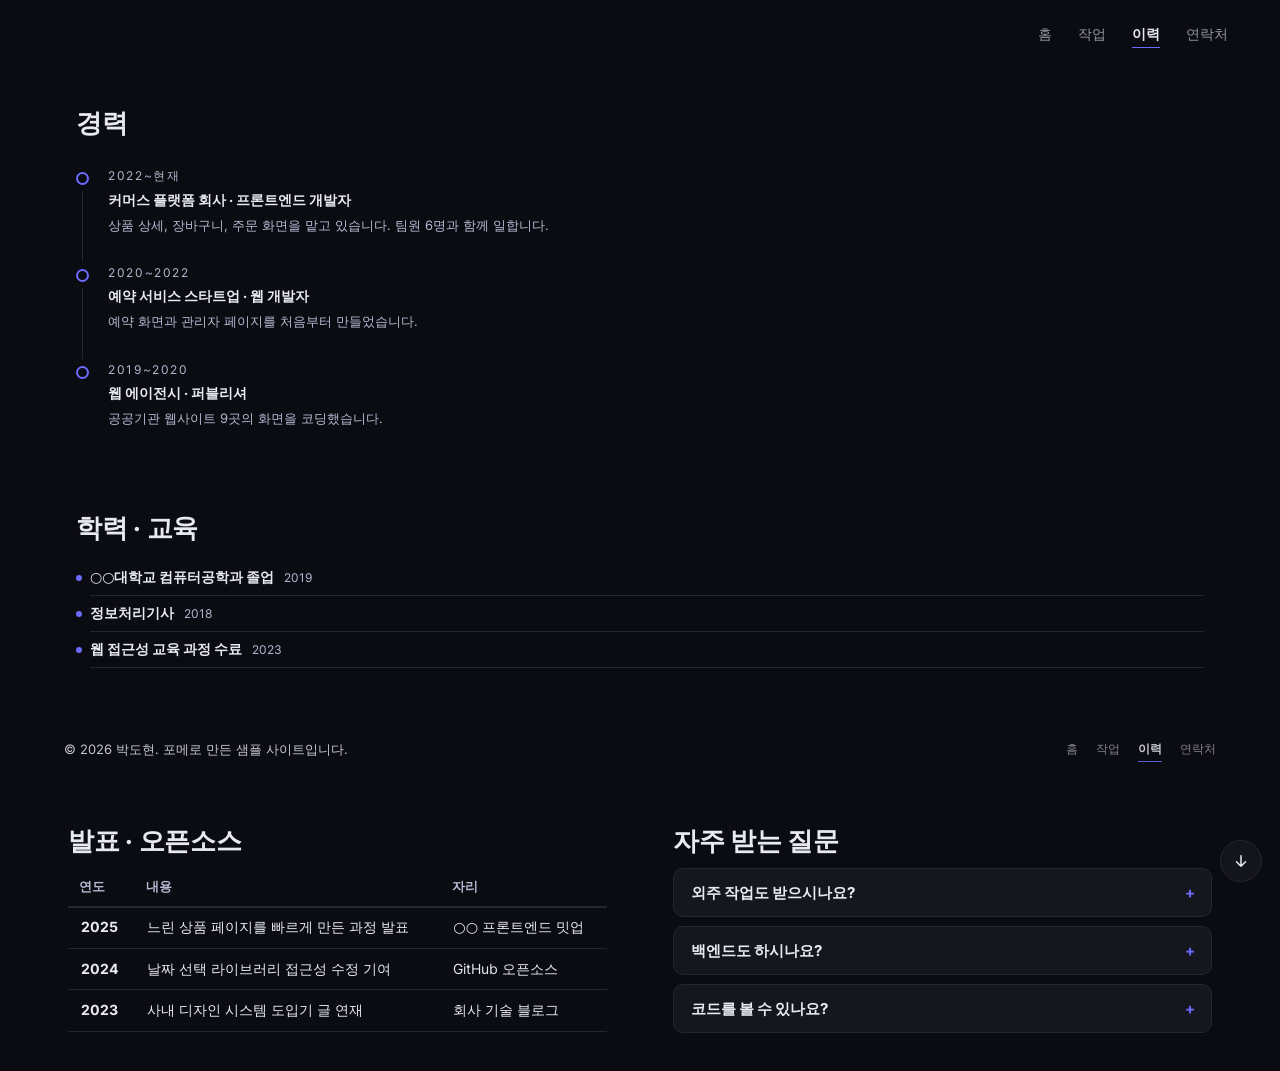
<file: ýئÙáÑ.html>
<!doctype html>
<html lang="ko">
<head>
  <meta charset="utf-8" />
  <meta name="viewport" content="width=device-width, initial-scale=1" />
  <title>이력 — 박도현 · 프론트엔드 개발자</title>
  <meta name="description" content="주말에 진행할 수 있는 2주 이내 작업만 받고 있습니다. 메일로 일정과 범위를 알려 주세요." />
  <meta property="og:type" content="website" />
  <meta property="og:title" content="이력 — 박도현 · 프론트엔드 개발자" />
  <meta property="og:description" content="주말에 진행할 수 있는 2주 이내 작업만 받고 있습니다. 메일로 일정과 범위를 알려 주세요." />
  <meta name="twitter:card" content="summary" />
  <link rel="icon" href="data:image/svg+xml,%3Csvg%20xmlns%3D%22http%3A%2F%2Fwww.w3.org%2F2000%2Fsvg%22%20viewBox%3D%220%200%2064%2064%22%3E%3Crect%20width%3D%2264%22%20height%3D%2264%22%20rx%3D%2214%22%20fill%3D%22%234f6bff%22%2F%3E%3Ctext%20x%3D%2232%22%20y%3D%2234%22%20text-anchor%3D%22middle%22%20dominant-baseline%3D%22central%22%20font-family%3D%22system-ui%2Csans-serif%22%20font-size%3D%2240%22%20font-weight%3D%22700%22%20fill%3D%22%23fff%22%3E%EB%8F%84%3C%2Ftext%3E%3C%2Fsvg%3E" />
  <link rel="stylesheet" href="./assets/site.css" />
  <style>@view-transition { navigation: auto; }</style>
</head>
<body>
  <div class="wf-page is-rowmax wf-enter wf-enter--up wf-ix" style="font-family:'Inter', -apple-system, 'Segoe UI', 'Malgun Gothic', 'Apple SD Gothic Neo', 'Noto Sans KR', system-ui, sans-serif;background:#0b0b12;--wf-bg:#0b0b12;--wf-text:#e9e9f2;color:#e9e9f2;--wf-surface:#16161f;--wf-line:#262633;--wf-muted:#b9bad4;--wf-accent:#6b6bff;--wf-on-accent:#ffffff;--wf-max:1200px;padding:10px 10px;--fx-dot-color:#7c8cff;--fx-star-color:#ffffff;--fx-char-color:#e9e9f2;--enter-at:2%;gap:10px">
    <div class="wf" style="grid-template-columns:minmax(0, 1fr);grid-template-rows:auto auto 1fr auto;gap:10px">
    <nav class="wf__region is-sticky" data-enter="up" style="grid-column:1;grid-row:1;min-height:0px;border-radius:0px;border-width:0px;padding:min(12px, 6vw)">
      <div class="wf-bar" style="justify-content:end">
        <nav class="wf-nav" style="gap:26px">
        <a href="index.html" class="wf-nav__item">홈</a>
        <a href="작업.html" class="wf-nav__item">작업</a>
        <a href="이력.html" class="wf-nav__item is-current">이력</a>
        <a href="연락처.html" class="wf-nav__item">연락처</a>
      </nav>
        
      </div>
    </nav>
    <section class="wf__region" id="경력" data-enter="up" style="grid-column:1;grid-row:2;min-height:0px;border-radius:0px;border-width:0px;padding:min(36px, 6vw)">
      <div class="wf-tl">
        
        <h2 class="wf-tl__title">경력</h2>
        <ol class="wf-tl__list"><li class="wf-tl__item"><span class="wf-tl__label">2022~현재</span><b class="wf-tl__head">커머스 플랫폼 회사 · 프론트엔드 개발자</b><p class="wf-tl__desc">상품 상세, 장바구니, 주문 화면을 맡고 있습니다. 팀원 6명과 함께 일합니다.</p></li>
        <li class="wf-tl__item"><span class="wf-tl__label">2020~2022</span><b class="wf-tl__head">예약 서비스 스타트업 · 웹 개발자</b><p class="wf-tl__desc">예약 화면과 관리자 페이지를 처음부터 만들었습니다.</p></li>
        <li class="wf-tl__item"><span class="wf-tl__label">2019~2020</span><b class="wf-tl__head">웹 에이전시 · 퍼블리셔</b><p class="wf-tl__desc">공공기관 웹사이트 9곳의 화면을 코딩했습니다.</p></li></ol>
      </div>
    </section>
    <section class="wf__region" id="학력-교육" data-enter="up" style="grid-column:1;grid-row:3;min-height:0px;border-radius:0px;border-width:0px;padding:min(36px, 6vw)">
      <div class="wf-sec" style="align-items:flex-start">
        <h2 class="wf-sec__title">학력 · 교육</h2>
        
        <ol class="wf-time"><li class="wf-time__row"><b>○○대학교 컴퓨터공학과 졸업</b><span>2019</span></li><li class="wf-time__row"><b>정보처리기사</b><span>2018</span></li><li class="wf-time__row"><b>웹 접근성 교육 과정 수료</b><span>2023</span></li></ol>
      </div>
    </section>
    <div class="wf__region" id="contact" data-enter="up" style="grid-column:1;grid-row:4;min-height:0px;border-radius:0px;border-width:0px;padding:min(24px, 6vw)"><footer class="wf-bar wf-bar--foot" style="justify-content:space-between">
        <span class="wf-foot__text">© <span data-year="2026">2026</span><script>(function(e){e=document.currentScript.previousElementSibling;var y=new Date().getFullYear();if(y>+e.getAttribute('data-year'))e.textContent=y;})();</script> 박도현. 포메로 만든 샘플 사이트입니다.</span>
        <nav class="wf-nav" style="gap:18px">
        <a href="index.html" class="wf-nav__item">홈</a>
        <a href="작업.html" class="wf-nav__item">작업</a>
        <a href="이력.html" class="wf-nav__item is-current">이력</a>
        <a href="연락처.html" class="wf-nav__item">연락처</a>
      </nav>
        
        
        
      </footer></div>
    </div>
    <div class="wf wf--row" style="grid-template-columns:repeat(2, minmax(0, 1fr));gap:10px">
      <section class="wf__region" id="발표-오픈소스" data-enter="left" style="min-height:0px;border-radius:0px;border-width:0px;padding:min(28px, 6vw)">
      <div class="wf-table wf-table--stack">
        <h2 class="wf-sec__title">발표 · 오픈소스</h2>
        <div class="wf-table__scroll"><table><thead><tr><th scope="col">연도</th><th scope="col">내용</th><th scope="col">자리</th></tr></thead><tbody><tr><td data-h="연도">2025</td><td data-h="내용">느린 상품 페이지를 빠르게 만든 과정 발표</td><td data-h="자리">○○ 프론트엔드 밋업</td></tr><tr><td data-h="연도">2024</td><td data-h="내용">날짜 선택 라이브러리 접근성 수정 기여</td><td data-h="자리">GitHub 오픈소스</td></tr><tr><td data-h="연도">2023</td><td data-h="내용">사내 디자인 시스템 도입기 글 연재</td><td data-h="자리">회사 기술 블로그</td></tr></tbody></table></div>
        
      </div>
    </section>
      <section class="wf__region" id="자주-받는-질문" data-enter="right" style="min-height:0px;border-radius:0px;border-width:0px;padding:min(28px, 6vw)">
      <div class="wf-faq">
        <h2 class="wf-sec__title">자주 받는 질문</h2>
        <details class="wf-faq__item"><summary class="wf-faq__q">외주 작업도 받으시나요?</summary><p class="wf-faq__a">주말에 진행할 수 있는 2주 이내 작업만 받고 있습니다. 메일로 일정과 범위를 알려 주세요.</p></details>
        <details class="wf-faq__item"><summary class="wf-faq__q">백엔드도 하시나요?</summary><p class="wf-faq__a">Node.js로 간단한 API를 만들 수 있습니다. 큰 서버 작업은 다른 개발자와 함께 합니다.</p></details>
        <details class="wf-faq__item"><summary class="wf-faq__q">코드를 볼 수 있나요?</summary><p class="wf-faq__a">GitHub에 개인 프로젝트 12개를 공개해 두었습니다. 회사 코드는 보여 드릴 수 없습니다.</p></details>
        <script>(function(f){f=document.currentScript.parentNode;var was=[];addEventListener('beforeprint',function(){was=[].map.call(f.querySelectorAll('details'),function(d){var o=d.open;d.open=true;return o;});});addEventListener('afterprint',function(){[].forEach.call(f.querySelectorAll('details'),function(d,k){d.open=!!was[k];});});})();</script>
      </div>
    </section>
    </div>
    <a class="wf-down" href="#%EA%B2%BD%EB%A0%A5" aria-label="아래로 이동"><svg width="18" height="18" viewBox="0 0 24 24" fill="none" stroke="currentColor" stroke-width="2" stroke-linecap="round" stroke-linejoin="round"><path d="M12 5v14M6 13l6 6 6-6"/></svg></a>
  </div>
</body>
</html>
</file>
<file: assets/site.css>
/* 레이아웃 + 파트 스타일. 편집기 전용 규칙은 걷어냈습니다. */
@font-face{font-family:'Inter';font-style:normal;font-weight:400;font-display:swap;src:url(./fonts/inter-400.woff2) format('woff2');}
@font-face{font-family:'Inter';font-style:normal;font-weight:700;font-display:swap;src:url(./fonts/inter-700.woff2) format('woff2');}

:root{--fx-ease: cubic-bezier(.22, 1, .36, 1);--fx-ease-out: cubic-bezier(.16, 1, .3, 1);--fx-duration: .42s;--fx-duration-fast: .22s;--fx-radius: 16px;--fx-surface: #ffffff;--fx-surface-2: #f4f5f7;--fx-border: rgba(0, 0, 0, .08);--fx-text: #16181d;--fx-text-dim: #6b7280;--fx-accent: #5b5bd6;--fx-glare: rgba(255, 255, 255, .55);--fx-shadow: 0 10px 30px -12px rgba(16, 18, 29, .28)}
@media (prefers-color-scheme: dark){:root{--fx-surface: #16181d;--fx-surface-2: #1e2027;--fx-border: rgba(255, 255, 255, .1);--fx-text: #f2f3f5;--fx-text-dim: #9ca3af;--fx-glare: rgba(255, 255, 255, .22);--fx-shadow: 0 12px 34px -14px rgba(0, 0, 0, .7)}}
:root[data-theme=dark]{--fx-surface: #16181d;--fx-surface-2: #1e2027;--fx-border: rgba(255, 255, 255, .1);--fx-text: #f2f3f5;--fx-text-dim: #9ca3af;--fx-glare: rgba(255, 255, 255, .22);--fx-shadow: 0 12px 34px -14px rgba(0, 0, 0, .7)}
:root[data-theme=light]{--fx-surface: #ffffff;--fx-surface-2: #f4f5f7;--fx-border: rgba(0, 0, 0, .08);--fx-text: #16181d;--fx-text-dim: #6b7280;--fx-glare: rgba(255, 255, 255, .55);--fx-shadow: 0 10px 30px -12px rgba(16, 18, 29, .28)}
.fx{-webkit-font-smoothing:antialiased}
.fx-inert{transform:none!important}
@media (prefers-reduced-motion: reduce){.fx,.fx *{animation-duration:.01ms!important;animation-iteration-count:1!important;transition-duration:.01ms!important;scroll-behavior:auto!important}}
.fx :focus-visible,.fx:focus-visible{outline:2px solid var(--fx-accent);outline-offset:3px;border-radius:6px}
.fx-sr-only{position:absolute;width:1px;height:1px;padding:0;margin:-1px;overflow:hidden;clip:rect(0,0,0,0);white-space:nowrap;border:0}

*{box-sizing:border-box}
html,body{margin:0;padding:0;min-height:100%;-webkit-font-smoothing:antialiased}
button{font:inherit;color:inherit}
.wf-page,.wf-page *{word-break:keep-all;overflow-wrap:anywhere}
.wf-page{min-height:100vh;display:flex;flex-direction:column;padding:10px;position:relative}
.wf-guide{position:absolute;top:10px;bottom:10px;max-width:var(--wf-max);margin:0 auto;pointer-events:none;z-index:30;background:repeating-linear-gradient(90deg,rgba(79,107,255,.09) 0,rgba(79,107,255,.09) var(--gcw),transparent var(--gcw),transparent calc(var(--gcw) + var(--ggap)));outline:1px dashed rgba(79,107,255,.35);outline-offset:-1px}
.wf{display:grid;align-content:start}
.wf-page>.wf:not(.wf--row){flex:1}
.wf-page>.wf:not(.wf--row):has(~.wf:not(.wf--row)){flex:0 0 auto}
.wf--row{position:relative}
.wf-page.is-rowmax>.wf{width:100%;max-width:var(--wf-max);margin-left:auto;margin-right:auto}
.wf__region{position:relative;display:flex;flex-direction:column;gap:10px;min-width:0;min-height:0;overflow:hidden;border-style:solid;border-color:transparent;transition:border-color .14s,background .14s}
.wf__region.is-filled{border-color:var(--wf-line, currentColor);cursor:pointer}
.wf__region.is-sticky{position:sticky;top:10px;align-self:start;z-index:4;background-color:var(--wf-bg, transparent)}
.wf__region.has-divider{border-bottom-color:var(--wf-line)}
.wf:has(>.wf__region.is-sticky):not(:has(>.wf__region:not(.is-sticky))){position:sticky;top:10px;z-index:4}
.wf:has(>.wf__region.is-sticky):not(:has(>.wf__region:not(.is-sticky)))>.wf__region.is-sticky{position:relative;top:auto}
[data-hide-scroll],.wf-headbar:has([data-hide-scroll]){transition:transform .28s ease}
.wf-nav-hidden{transform:translateY(-130%)!important}
.wf-nav{display:flex;align-items:center;flex-wrap:wrap;gap:26px}
.wf-nav--v{flex-direction:column;align-items:flex-start;gap:10px}
.wf-nav__item{background:none;border:0;padding:3px 0;font-size:.9333em;cursor:pointer;opacity:.62;border-bottom:1.5px solid transparent}
.wf-nav__item:hover{opacity:1}
.wf-nav__item.is-current{opacity:1;font-weight:600;border-bottom-color:var(--wf-accent)}
.wf-mode{flex:none;width:32px;height:32px;display:inline-flex;align-items:center;justify-content:center;border:1px solid var(--wf-line, currentColor);border-radius:8px;background:var(--wf-surface, transparent);color:inherit;line-height:1;cursor:pointer;opacity:.85;transition:border-color .18s,background .18s,opacity .18s}
.wf-mode:hover{border-color:var(--wf-accent);opacity:1}
.wf-mode__sun{display:none}
.wf-page.is-dark .wf-mode__sun{display:inline}
.wf-page.is-dark .wf-mode__moon{display:none}
.wf-page{transition:background .25s ease,color .25s ease}
.wf-bar{display:flex;align-items:center;gap:16px;width:100%;min-width:0;flex-wrap:wrap}
.wf-bar>*{min-width:0}
.wf-bar__logo{font-size:1.1333em;font-weight:700;white-space:nowrap;overflow:hidden;text-overflow:ellipsis;flex:0 1 auto}
.wf-bar--foot{font-size:.8667em;opacity:.85}
.wf-foot__mail{opacity:.7}
.wf-foot__time{font-variant-numeric:tabular-nums;opacity:.7}
.wf-btn{display:inline-block;padding:11px 24px;background:var(--wf-accent);color:var(--wf-on-accent, #fff);font-size:.9333em;font-weight:600;border-radius:inherit;text-decoration:none}
.wf-btn--sm{padding:7px 15px;font-size:.8667em}
.wf-hero{min-width:0;display:flex;flex-direction:column;gap:16px;justify-content:center;flex:1;width:100%;max-width:var(--wf-max);margin:0 auto}
.wf-hero__title{margin:0;line-height:1.15;white-space:pre-line;letter-spacing:-.02em}
.wf-hero__sub{margin:0;font-size:1.1333em;color:var(--wf-muted);white-space:pre-line}
.wf-aside{min-width:0;display:flex;flex-direction:column;gap:10px;width:100%}
.wf-aside__name{margin:0;font-size:2.2667em;line-height:1.15;letter-spacing:-.02em}
.wf-aside__role{margin:0;font-size:1.0667em}
.wf-aside__bio{margin:0 0 8px;font-size:.9333em;color:var(--wf-muted);white-space:pre-line}
.wf-sec{min-width:0;display:flex;flex-direction:column;gap:14px;width:100%;max-width:var(--wf-max);margin:0 auto}
.wf-sec__title{margin:0;font-size:1.7333em;letter-spacing:-.01em}
.wf-sec__cols{display:grid;gap:22px;width:100%}
.wf-sec__cols>*{min-width:0}
.wf-sec__body{margin:0;font-size:.9667em;line-height:1.75;color:var(--wf-muted);white-space:pre-line}
.wf-gal{min-width:0;display:flex;flex-direction:column;gap:16px;width:100%;max-width:var(--wf-max);margin:0 auto}
.wf-gal__grid{display:grid;gap:16px;width:100%}
.wf-gal__grid>*{min-width:0}
.wf-card{display:flex;flex-direction:column;min-width:0;background:var(--wf-surface);border:1px solid var(--wf-line);border-radius:inherit;overflow:hidden}
.wf-card__thumb{position:relative;display:block;width:100%;background:linear-gradient(135deg,color-mix(in srgb,var(--wf-accent) 14%,transparent),color-mix(in srgb,var(--wf-accent) 4%,transparent));border-bottom:1px solid var(--wf-line)}
.wf-card__thumb em{position:absolute;top:0;right:0;bottom:0;left:0;display:grid;place-items:center;font-style:normal;font-size:.8667em;color:var(--wf-muted)}
.wf-card__body{display:flex;flex-direction:column;gap:5px;padding:14px 16px 16px;min-width:0}
.wf-card__title{font-size:1em;font-weight:700;line-height:1.35}
.wf-card__stack{font-size:.8em;color:var(--wf-accent)}
.wf-card__stack--badges{display:flex;flex-wrap:wrap;gap:5px;margin:1px 0 2px}
.wf-card__stack--badges .wf-tag--badge{font-size:.7em;padding:4px 9px}
.wf-card__status{position:absolute;left:10px;bottom:10px;z-index:2;padding:4px 10px;border-radius:5px;background:var(--st-bg, #6b7280);color:var(--st-fg, #fff);font-size:.7em;font-weight:700;letter-spacing:.01em;box-shadow:0 2px 8px #0000002e}
.wf-card__body>.wf-card__status{position:static;align-self:flex-start;box-shadow:none}
.wf-card__desc{font-size:.8333em;line-height:1.65;color:var(--wf-muted)}
.wf-card__link{margin-top:2px;font-size:.7667em;color:var(--wf-accent)}
.wf-tags{display:flex;flex-wrap:wrap;gap:7px}
.wf-tag{display:inline-flex;align-items:baseline;gap:5px;padding:4px 11px;border:1px solid var(--wf-line);border-radius:999px;font-size:.8333em}
.wf-tag em{font-style:normal;font-size:.7em;color:var(--wf-muted)}
.wf-tag--badge{border:0;border-radius:4px;padding:5px 11px;background:var(--bdg-bg, #555);color:var(--bdg-fg, #fff);font-size:.7667em;font-weight:600;letter-spacing:.01em;align-items:center}
.wf-tag__logo{width:1.05em;height:1.05em;flex:none}
.wf-tag--badge em{color:inherit;opacity:.8;margin-left:7px;padding-left:7px;border-left:1px solid color-mix(in srgb,currentColor 35%,transparent)}
.wf-marquee{width:100%;overflow:hidden;-webkit-mask-image:linear-gradient(90deg,transparent,#000 8%,#000 92%,transparent);mask-image:linear-gradient(90deg,transparent,#000 8%,#000 92%,transparent)}
.wf-marquee__track{display:flex;width:max-content;animation:wf-marquee var(--marq-t, 20s) linear infinite}
.wf-marquee__set{display:flex;gap:7px;padding-right:7px}
@keyframes wf-marquee{to{transform:translate(-50%)}}
@media (prefers-reduced-motion: reduce){.wf-marquee__track{animation:none;flex-wrap:wrap}.wf-marquee__set[aria-hidden]{display:none}.wf-marquee{-webkit-mask-image:none;mask-image:none}}
.wf-cover{position:relative;display:flex;flex-direction:column;width:100%;overflow:hidden;border-radius:inherit}
.wf-cover__img,.wf-cover__empty{position:absolute;top:0;right:0;bottom:0;left:0;width:100%;height:100%;object-fit:cover;display:block}
.wf-cover__empty{background:repeating-linear-gradient(45deg,var(--wf-surface, #8882) 0 10px,transparent 10px 20px),var(--wf-surface, #8881);opacity:.5}
.wf-cover__veil{position:absolute;top:0;right:0;bottom:0;left:0;background:#000;pointer-events:none}
.wf-cover__body{position:relative;z-index:1;display:flex;flex-direction:column;gap:8px;padding:min(40px,5vw);max-width:var(--wf-max)}
.wf-cover__title{font-size:clamp(1.4em,4.4vw,2.8em);font-weight:800;line-height:1.15;letter-spacing:-.02em;color:#fff;white-space:pre-line;text-shadow:0 2px 24px rgba(0,0,0,.35)}
.wf-cover__sub{font-size:1.0667em;color:#ffffffdb}
.wf-cover.is-kb .wf-cover__img{animation:wf-kenburns 26s ease-in-out infinite alternate}
@keyframes wf-kenburns{0%{transform:scale(1) translate(0)}to{transform:scale(1.12) translate(-1.5%,-1%)}}
.wf-cover.is-zoom .wf-cover__img{animation:wf-cover-zoom linear both;animation-timeline:view();animation-range:cover 0% cover 100%;animation-duration:1ms}
@keyframes wf-cover-zoom{0%{transform:scale(1)}to{transform:scale(1.18)}}
@media (prefers-reduced-motion: reduce){.wf-cover.is-kb .wf-cover__img,.wf-cover.is-zoom .wf-cover__img{animation:none}}
.wf-mq{width:100%;overflow:hidden;display:flex;align-items:center;border-radius:inherit}
.wf-mq__track{display:flex;width:max-content;animation:wf-marquee var(--mq-t, 26s) linear infinite;animation-direction:var(--mq-dir, normal)}
.wf-mq__set{display:flex;align-items:center}
.wf-mq__txt{font-size:var(--mq-size, 2.6em);font-weight:800;letter-spacing:-.02em;line-height:1.1;white-space:nowrap}
.wf-mq__sep{font-size:calc(var(--mq-size, 2.6em) * .62);font-style:normal;color:var(--wf-accent);padding:0 .35em}
.wf-mq.is-outline .wf-mq__txt{color:transparent;-webkit-text-stroke:1.5px currentColor}
.wf-mq.is-pausable:hover .wf-mq__track{animation-play-state:paused}
@media (prefers-reduced-motion: reduce){.wf-mq__track{animation:none}.wf-mq__set[aria-hidden]{display:none}}
.wf-cta{position:relative;display:flex;flex-direction:column;gap:12px;width:100%;max-width:var(--wf-max);margin:0 auto;justify-content:center;border-radius:inherit}
.wf-cta__title{font-size:clamp(1.2em,3vw,1.9em);font-weight:700;line-height:1.25;letter-spacing:-.01em}
.wf-cta__sub{font-size:1.0667em;color:var(--wf-muted)}
.wf-cta__btn{margin-top:6px}
.wf-cta.is-grad:before{content:"";position:absolute;inset:calc(-1*min(44px,6vw));z-index:0;border-radius:inherit;background:linear-gradient(100deg,color-mix(in srgb,var(--wf-accent) 22%,transparent),color-mix(in srgb,var(--wf-accent) 6%,transparent),color-mix(in srgb,var(--wf-accent) 22%,transparent));background-size:220% 100%;animation:wf-cta-grad 14s ease-in-out infinite alternate}
.wf-cta.is-grad>*{position:relative;z-index:1}
@keyframes wf-cta-grad{0%{background-position:0% 50%}to{background-position:100% 50%}}
@media (prefers-reduced-motion: reduce){.wf-cta.is-grad:before{animation:none}}
.wf__region.is-freeitems>:not(span,button){position:relative;height:100%;display:block}
.wf__region.is-freeitems>:not(span,button)>*:not(:where(.wf-sld__r,.wf-sld__track,.wf-sld__dots,.wf-detail,.wf-cover__img,.wf-cover__empty,.wf-cover__veil,.wf-mq__track)){position:absolute;margin:0;max-width:92%}
.wf__region.is-freeitems>:not(span,button)>*:not(:where(.wf-sld__r,.wf-sld__track,.wf-sld__dots,.wf-detail,.wf-cover__img,.wf-cover__empty,.wf-cover__veil,.wf-mq__track)):nth-child(1){left:var(--fi1x, auto);top:var(--fi1y, auto)}
.wf__region.is-freeitems>:not(span,button)>*:not(:where(.wf-sld__r,.wf-sld__track,.wf-sld__dots,.wf-detail,.wf-cover__img,.wf-cover__empty,.wf-cover__veil,.wf-mq__track)):nth-child(2){left:var(--fi2x, auto);top:var(--fi2y, auto)}
.wf__region.is-freeitems>:not(span,button)>*:not(:where(.wf-sld__r,.wf-sld__track,.wf-sld__dots,.wf-detail,.wf-cover__img,.wf-cover__empty,.wf-cover__veil,.wf-mq__track)):nth-child(3){left:var(--fi3x, auto);top:var(--fi3y, auto)}
.wf__region.is-freeitems>:not(span,button)>*:not(:where(.wf-sld__r,.wf-sld__track,.wf-sld__dots,.wf-detail,.wf-cover__img,.wf-cover__empty,.wf-cover__veil,.wf-mq__track)):nth-child(4){left:var(--fi4x, auto);top:var(--fi4y, auto)}
.wf__region.is-freeitems>:not(span,button)>*:not(:where(.wf-sld__r,.wf-sld__track,.wf-sld__dots,.wf-detail,.wf-cover__img,.wf-cover__empty,.wf-cover__veil,.wf-mq__track)):nth-child(5){left:var(--fi5x, auto);top:var(--fi5y, auto)}
.wf__region.is-freeitems>:not(span,button)>*:not(:where(.wf-sld__r,.wf-sld__track,.wf-sld__dots,.wf-detail,.wf-cover__img,.wf-cover__empty,.wf-cover__veil,.wf-mq__track)):nth-child(6){left:var(--fi6x, auto);top:var(--fi6y, auto)}
.wf__region.is-freeitems>:not(span,button)>*:not(:where(.wf-sld__r,.wf-sld__track,.wf-sld__dots,.wf-detail,.wf-cover__img,.wf-cover__empty,.wf-cover__veil,.wf-mq__track)):nth-child(7){left:var(--fi7x, auto);top:var(--fi7y, auto)}
.wf__region.is-freeitems>:not(span,button)>*:not(:where(.wf-sld__r,.wf-sld__track,.wf-sld__dots,.wf-detail,.wf-cover__img,.wf-cover__empty,.wf-cover__veil,.wf-mq__track)):nth-child(8){left:var(--fi8x, auto);top:var(--fi8y, auto)}
.wf__region.is-freeitems>:not(span,button)>*:not(:where(.wf-sld__r,.wf-sld__track,.wf-sld__dots,.wf-detail,.wf-cover__img,.wf-cover__empty,.wf-cover__veil,.wf-mq__track)):nth-child(9){left:var(--fi9x, auto);top:var(--fi9y, auto)}
.wf__region.is-freeitems>:not(span,button)>*:not(:where(.wf-sld__r,.wf-sld__track,.wf-sld__dots,.wf-detail,.wf-cover__img,.wf-cover__empty,.wf-cover__veil,.wf-mq__track)):nth-child(10){left:var(--fi10x, auto);top:var(--fi10y, auto)}
.wf-sld{position:relative;width:100%;height:var(--sld-h, 340px);overflow:hidden;border-radius:inherit}
.wf-sld__r{position:absolute;width:1px;height:1px;opacity:0;pointer-events:none;margin:0}
.wf-sld__track{position:absolute;top:0;right:0;bottom:0;left:0}
.wf-sld__slide{position:absolute;top:0;right:0;bottom:0;left:0;overflow:hidden}
.wf-sld__img,.wf-sld__empty{position:absolute;top:0;right:0;bottom:0;left:0;width:100%;height:100%;object-fit:cover;display:block}
.wf-sld__empty{background:repeating-linear-gradient(45deg,var(--wf-surface, #8882) 0 10px,transparent 10px 20px),var(--wf-surface, #8881);opacity:.5}
.wf-sld__veil{position:absolute;top:0;right:0;bottom:0;left:0;background:#000;pointer-events:none}
.wf-sld__body{position:absolute;top:0;right:0;bottom:0;left:0;display:flex;flex-direction:column;gap:8px;padding:min(40px,5vw);z-index:2}
.wf-sld__title{font-size:clamp(1.3em,3.8vw,2.4em);font-weight:800;line-height:1.15;letter-spacing:-.02em;color:#fff;text-shadow:0 2px 24px rgba(0,0,0,.35)}
.wf-sld__sub{font-size:1.0667em;color:#ffffffdb}
.wf-sld__btn,.wf-cover__btn{margin-top:8px}
.wf-cover__body .wf-cover__btn{pointer-events:auto}
.wf-sld--slide .wf-sld__track{display:flex;width:100%;height:100%;transform:translate(calc(var(--i, 0) * -100%));transition:transform var(--sld-t, .6s) cubic-bezier(.4,0,.2,1)}
.wf-sld--slide .wf-sld__slide{position:relative;inset:auto;flex:0 0 100%;height:100%}
.wf-sld--fade .wf-sld__slide,.wf-sld--cover .wf-sld__slide,.wf-sld--zoom .wf-sld__slide{z-index:calc(var(--on, 0))}
.wf-sld--fade .wf-sld__slide{opacity:var(--on, 0);transition:opacity var(--sld-t, .6s) ease}
.wf-sld--cover .wf-sld__slide{transform:translate(calc((1 - var(--on, 0)) * 100%));transition:transform var(--sld-t, .6s) cubic-bezier(.4,0,.2,1)}
.wf-sld--zoom .wf-sld__slide{opacity:var(--on, 0);transform:scale(calc(.94 + .06 * var(--on, 0)));transition:opacity var(--sld-t, .6s) ease,transform var(--sld-t, .6s) ease}
.wf-sld--scroll .wf-sld__track{display:flex;overflow-x:auto;scroll-snap-type:x mandatory;scrollbar-width:none}
.wf-sld--scroll .wf-sld__track::-webkit-scrollbar{display:none}
.wf-sld--scroll .wf-sld__slide{position:relative;inset:auto;flex:0 0 100%;height:100%;scroll-snap-align:start}
.wf-sld__dots{position:absolute;left:0;right:0;bottom:12px;z-index:3;display:flex;justify-content:center;gap:8px}
.wf-sld__dots>label{width:9px;height:9px;border-radius:999px;background:#ffffff73;cursor:pointer;transition:background .2s,width .2s}
.wf-sld__dots>label:hover{background:#ffffffbf}
.wf-sld__dots>label{background:rgba(255,255,255,calc(.4 + .6 * var(--on, 0)));width:calc(9px + 13px * var(--on, 0))}
.wf-sld__nav{position:absolute;top:0;right:0;bottom:0;left:0;z-index:3;display:flex;align-items:center;justify-content:space-between;padding:0 10px;pointer-events:none}
.wf-sld__arrow{pointer-events:auto;width:34px;height:34px;display:flex;align-items:center;justify-content:center;border-radius:999px;background:#00000052;color:#fff;font-size:20px;line-height:1;cursor:pointer;opacity:0;transition:opacity .2s,background .2s}
.wf-sld:hover .wf-sld__arrow{opacity:1}
.wf-sld__arrow:hover{background:#0000008c}
.wf-sld__r:focus-visible~.wf-sld__track .wf-sld__arrow{opacity:1}
.wf-sld.no-arrows .wf-sld__nav{display:none}
.wf-sld.is-kb .wf-sld__img{transform:scale(calc(1 + .08 * var(--on, 0)));transition:transform 8s ease-out}
@media (prefers-reduced-motion: reduce){.wf-sld__slide,.wf-sld--slide .wf-sld__track,.wf-sld.is-kb .wf-sld__img{transition:none!important}}
.wf-sld__r:nth-of-type(1):checked~.wf-sld__track{--i: 0}
.wf-sld__r:nth-of-type(1):checked~.wf-sld__track>.wf-sld__slide:nth-child(1){--on: 1}
.wf-sld__r:nth-of-type(1):checked~.wf-sld__dots>label:nth-child(1){--on: 1}
.wf-sld__r:nth-of-type(2):checked~.wf-sld__track{--i: 1}
.wf-sld__r:nth-of-type(2):checked~.wf-sld__track>.wf-sld__slide:nth-child(2){--on: 1}
.wf-sld__r:nth-of-type(2):checked~.wf-sld__dots>label:nth-child(2){--on: 1}
.wf-sld__r:nth-of-type(3):checked~.wf-sld__track{--i: 2}
.wf-sld__r:nth-of-type(3):checked~.wf-sld__track>.wf-sld__slide:nth-child(3){--on: 1}
.wf-sld__r:nth-of-type(3):checked~.wf-sld__dots>label:nth-child(3){--on: 1}
.wf-sld__r:nth-of-type(4):checked~.wf-sld__track{--i: 3}
.wf-sld__r:nth-of-type(4):checked~.wf-sld__track>.wf-sld__slide:nth-child(4){--on: 1}
.wf-sld__r:nth-of-type(4):checked~.wf-sld__dots>label:nth-child(4){--on: 1}
.wf-sld__r:nth-of-type(5):checked~.wf-sld__track{--i: 4}
.wf-sld__r:nth-of-type(5):checked~.wf-sld__track>.wf-sld__slide:nth-child(5){--on: 1}
.wf-sld__r:nth-of-type(5):checked~.wf-sld__dots>label:nth-child(5){--on: 1}
.wf-sld__r:nth-of-type(6):checked~.wf-sld__track{--i: 5}
.wf-sld__r:nth-of-type(6):checked~.wf-sld__track>.wf-sld__slide:nth-child(6){--on: 1}
.wf-sld__r:nth-of-type(6):checked~.wf-sld__dots>label:nth-child(6){--on: 1}
.wf-sld__r:nth-of-type(7):checked~.wf-sld__track{--i: 6}
.wf-sld__r:nth-of-type(7):checked~.wf-sld__track>.wf-sld__slide:nth-child(7){--on: 1}
.wf-sld__r:nth-of-type(7):checked~.wf-sld__dots>label:nth-child(7){--on: 1}
.wf-sld__r:nth-of-type(8):checked~.wf-sld__track{--i: 7}
.wf-sld__r:nth-of-type(8):checked~.wf-sld__track>.wf-sld__slide:nth-child(8){--on: 1}
.wf-sld__r:nth-of-type(8):checked~.wf-sld__dots>label:nth-child(8){--on: 1}
.wf-sld__r:nth-of-type(9):checked~.wf-sld__track{--i: 8}
.wf-sld__r:nth-of-type(9):checked~.wf-sld__track>.wf-sld__slide:nth-child(9){--on: 1}
.wf-sld__r:nth-of-type(9):checked~.wf-sld__dots>label:nth-child(9){--on: 1}
.wf-sld__r:nth-of-type(10):checked~.wf-sld__track{--i: 9}
.wf-sld__r:nth-of-type(10):checked~.wf-sld__track>.wf-sld__slide:nth-child(10){--on: 1}
.wf-sld__r:nth-of-type(10):checked~.wf-sld__dots>label:nth-child(10){--on: 1}
.wf-sld__r:nth-of-type(11):checked~.wf-sld__track{--i: 10}
.wf-sld__r:nth-of-type(11):checked~.wf-sld__track>.wf-sld__slide:nth-child(11){--on: 1}
.wf-sld__r:nth-of-type(11):checked~.wf-sld__dots>label:nth-child(11){--on: 1}
.wf-sld__r:nth-of-type(12):checked~.wf-sld__track{--i: 11}
.wf-sld__r:nth-of-type(12):checked~.wf-sld__track>.wf-sld__slide:nth-child(12){--on: 1}
.wf-sld__r:nth-of-type(12):checked~.wf-sld__dots>label:nth-child(12){--on: 1}
@property --wf-n{syntax: "<integer>"; inherits: false; initial-value: 0;}
.wf-stats{display:flex;flex-wrap:wrap;gap:24px 44px;width:100%}
.wf-stat{display:flex;flex-direction:column;gap:4px}
.wf-stat__num{display:flex;align-items:baseline;gap:2px;font-size:2.4em;font-weight:700;line-height:1.1;color:var(--wf-accent)}
.wf-stat__label{font-size:.8333em;color:var(--wf-muted)}
.wf-stat__count{font-style:normal;--wf-n: var(--wf-n-to, 0);counter-reset:wfnum calc(var(--wf-n));animation:wf-count linear both;animation-duration:1ms;animation-timeline:view();animation-range:entry 0% entry 90%}
.wf-stat__count:after{content:counter(wfnum)}
@keyframes wf-count{0%{--wf-n: 0}}
.wf-stat__plain{display:none}
@supports not (counter-reset: n calc(var(--x, 0))){.wf-stat__count{display:none}.wf-stat__plain{display:inline}}
@media (prefers-reduced-motion: reduce){.wf-stat__count{animation:none}}
.wf-sr{position:absolute;width:1px;height:1px;margin:-1px;padding:0;overflow:hidden;clip-path:inset(50%);white-space:nowrap}
.wf-time{list-style:none;margin:0;padding:0 0 0 14px;width:100%}
.wf-time__row{position:relative;display:flex;flex-wrap:wrap;align-items:baseline;gap:10px;padding:8px 0;border-bottom:1px solid var(--wf-line)}
.wf-time__row:before{content:"";position:absolute;left:-14px;top:15px;width:6px;height:6px;border-radius:50%;background:var(--wf-accent)}
.wf-time__row b{font-size:.9333em}
.wf-time__row span{font-size:.8em;color:var(--wf-muted)}
.wf-tl{width:100%;min-width:0}
.wf-tl__eyebrow{display:block;font-family:ui-monospace,Cascadia Code,Consolas,monospace;font-size:.78em;letter-spacing:.08em;color:var(--wf-accent);margin-bottom:8px}
.wf-tl__title{margin:0 0 28px;font-size:1.7em;letter-spacing:-.01em}
.wf-tl__list{list-style:none;margin:0;padding:0}
.wf-tl__item{position:relative;padding:0 0 30px 32px}
.wf-tl__item:last-child{padding-bottom:0}
.wf-tl__item:before{content:"";position:absolute;left:6px;top:22px;bottom:4px;width:1px;background:var(--wf-line)}
.wf-tl__item:last-child:before{display:none}
.wf-tl__item:after{content:"";position:absolute;left:0;top:3px;width:9px;height:9px;border-radius:50%;border:2px solid var(--wf-accent)}
.wf-tl__label{display:block;font-size:.78em;letter-spacing:.14em;color:var(--wf-muted)}
.wf-tl__head{display:block;margin:7px 0 5px;font-size:.9333em}
.wf-tl__desc{margin:0;font-size:.8667em;color:var(--wf-muted);line-height:1.65}
.wf-main{display:grid;width:100%;min-width:0;flex:1}
.wf-main>*{min-width:0}
.wf-main__slot{display:grid;place-items:center;border:1px dashed var(--wf-line);border-radius:inherit;font-size:.8em;color:var(--wf-muted);min-height:140px}
.wf-3d{position:relative;width:100%;display:grid;place-items:center;min-height:160px}
.wf__region:has(>.wf-3d.is-fill){position:relative}
.wf-3d.is-fill{position:absolute;top:0;right:0;bottom:0;left:0;height:auto!important;aspect-ratio:auto;border-radius:inherit;overflow:hidden}
.wf-card.is-flip{background:none;border:0;overflow:visible}
.wf-card.is-flip .fx-flip-card__face{display:flex;flex-direction:column;gap:6px;justify-content:center;padding:18px;background:var(--wf-surface);border:1px solid var(--wf-line)}
.wf-badge{align-self:flex-start;padding:2px 8px;border:1px solid var(--part-color);border-radius:999px;font-size:.6667em;color:var(--part-color)}
.wf__region{font-size:calc(var(--wf-fs, 15px) * var(--wf-scale, 1))}
.wf-aside__photo{display:block;flex:none;border:1px solid var(--wf-line);border-radius:8px}
.wf-aside__photo.is-round{border-radius:50%}
.wf-hero__photo{display:block;flex:none;object-fit:cover;border:1px solid var(--wf-line);border-radius:12px;margin-bottom:6px}
.wf-hero__photo.is-round{border-radius:50%}
.wf-card__img{position:absolute;top:0;right:0;bottom:0;left:0;width:100%;height:100%;display:block}
.wf-gal.is-gray .wf-card__img{filter:saturate(0%);transition:filter .45s ease,transform .45s ease}
.wf-gal.is-gray .wf-card:hover .wf-card__img,.wf-gal.is-gray .wf-card:focus-visible .wf-card__img{filter:saturate(100%);transform:scale(1.03)}
.wf-links{min-width:0;display:flex;flex-direction:column;gap:14px;width:100%;max-width:var(--wf-max);margin:0 auto}
.wf-links__row{display:flex;flex-wrap:wrap;gap:10px}
.wf-link{display:inline-flex;align-items:baseline;gap:7px;color:inherit;text-decoration:none}
.wf-link__url{font-style:normal;font-size:.8em;opacity:.6}
.wf-links--buttons .wf-link{padding:9px 16px;border:1px solid var(--wf-line);border-radius:999px}
.wf-links--buttons .wf-link:hover{border-color:var(--wf-accent);color:var(--wf-accent)}
.wf-links--text .wf-link{text-decoration:underline;text-underline-offset:3px}
.wf-links--list .wf-links__row{flex-direction:column;gap:8px}
.wf-links--list .wf-link{justify-content:space-between;width:100%;padding:10px 2px;border-bottom:1px solid var(--wf-line)}
.wf-links--cards .wf-links__row{display:grid;grid-template-columns:repeat(auto-fit,minmax(220px,1fr));gap:14px;width:100%}
.wf-links--cards .wf-link{flex-direction:column;align-items:flex-start;gap:8px;padding:22px;border:1px solid var(--wf-line);border-radius:14px;font-weight:600}
.wf-links--cards .wf-link:hover{border-color:var(--wf-accent);color:var(--wf-accent)}
.wf-link__desc{margin:0;font-size:.8333em;font-weight:400;line-height:1.65;color:var(--wf-muted);white-space:pre-line}
.wf-bcard{container-type:inline-size;position:relative;width:100%;aspect-ratio:9 / 5;margin:0 auto;overflow:clip;border:1px solid var(--wf-line);border-radius:inherit;background:var(--wf-surface);--bc-accent: var(--wf-accent);font-family:var(--bc-sans);--bc-sans: "Pretendard", "Pretendard Variable", "Apple SD Gothic Neo", "Malgun Gothic", "Noto Sans KR", system-ui, sans-serif;--bc-ink-900: #0B0C0E;--bc-ink-700: #1C1F24;--bc-ink-500: #4A5058;--bc-ink-300: #8A9099;--bc-ink-200: #B9BCC1;--bc-ink-100: #D8D6D0;--bc-paper-0: #FFFFFF;--bc-paper-1: #F4F2ED;--bc-paper-2: #EAE7DF;--bc-signal: #1F5AE8;--bc-neon: #00E5A0;--bc-warm: #E8462B;--bc-gold: #D9A400;--bc-syn-key: #1F5AE8;--bc-syn-str: #0F9D58;--bc-syn-num: #D9A400;--bc-syn-com: #8A9099;--bc-syn-punct: #4A5058;--bc-syn-fn: #E8462B;--bc-syn-key-d: #7AA2FF;--bc-syn-str-d: #00E5A0;--bc-syn-num-d: #F0C455;--bc-syn-com-d: #5A626C;--bc-syn-punct-d: #9AA1AA;--bc-syn-fn-d: #FF8A6B;--bc-mono: ui-monospace, SFMono-Regular, Menlo, Consolas, "Liberation Mono", "Pretendard", "Apple SD Gothic Neo", "Malgun Gothic", "Noto Sans KR", monospace}
.wf-bcard__org,.wf-bcard__label,.wf-bcard__mono,.wf-bcard__tagline,.wf-bcard__stack{display:none}
.wf-bcard__label{font-family:var(--bc-mono);font-size:2.3cqw;font-weight:600;letter-spacing:.18em;text-transform:uppercase}
.wf-bcard__mono{font-size:5.6cqw;font-weight:800;letter-spacing:-.03em;line-height:1}
.wf-bcard__tagline{margin:0;font-size:2.9cqw;line-height:1.45;font-weight:500;text-wrap:pretty}
.wf-bcard__stack{font-family:var(--bc-mono);font-size:2.2cqw;color:var(--bc-ink-300)}
.wf-bcard__in{position:relative;display:grid;min-height:100%;box-sizing:border-box;padding:7cqw;gap:3cqw}
.wf-bcard__lead{display:flex;flex-direction:column;min-width:0}
.wf-bcard__role{font-size:7cqw;font-weight:800;line-height:1;letter-spacing:-.02em;color:var(--bc-accent);overflow-wrap:normal}
.wf-bcard__rolesub{font-size:4.4cqw;font-weight:700;line-height:1.2}
.wf-bcard__info{display:flex;flex-direction:column;justify-content:center;gap:2.2cqw;min-width:0}
.wf-bcard__row{display:flex;align-items:center;gap:2.6cqw;min-width:0}
.wf-bcard__text{display:flex;flex-direction:column;min-width:0}
.wf-bcard__name{font-size:4.8cqw;font-weight:800;line-height:1.15}
.wf-bcard__nameen,.wf-bcard__title{font-size:2.5cqw;color:var(--wf-muted);line-height:1.3}
.wf-bcard__line{font-size:2.5cqw;line-height:1.35;white-space:pre-line}
.wf-bcard__ico{flex:none;display:grid;place-items:center;width:5.4cqw;height:5.4cqw;border-radius:50%;background:var(--bc-accent);color:#fff}
.wf-bcard__ico svg{width:60%;height:60%;display:block}
.wf-bcard__row>.wf-bcard__ico{order:-1}
.wf-bcard__titles{display:block}
.wf-bcard__tpart+.wf-bcard__tpart:before{content:"·";margin:0 .45em;opacity:.7}
:is(.wf-bcard--sideline,.wf-bcard--dark) .wf-bcard__in:not(.wf-bcard__in--back) .wf-bcard__row>.wf-bcard__ico{order:0}
.wf-bcard__row:has(.wf-bcard__name)>.wf-bcard__ico{display:none}
:is(.wf-bcard__row--phone,.wf-bcard__row--mail,.wf-bcard__row--globe) .wf-bcard__line{white-space:nowrap}
.wf-bcard__row--pin .wf-bcard__line{word-break:keep-all;overflow-wrap:normal}
.wf-bcard__side{display:flex;flex-direction:column;align-items:center;justify-content:center;gap:1.6cqw}
.wf-bcard__qr{display:block;width:100%}
.wf-bcard__qr .wf-qr{display:block;width:100%;height:auto;color:inherit}
.wf-bcard__save{font-size:2.3cqw;font-weight:700;color:var(--bc-accent);text-decoration:none;white-space:nowrap}
:is(.wf-bcard--quiet,.wf-bcard--shell,.wf-bcard--grid,.wf-bcard--night,.wf-bcard--signal,.wf-bcard--letter,.wf-bcard--swiss,.wf-bcard--syntax,.wf-bcard--manifest,.wf-bcard--schema,.wf-bcard--formal,.wf-bcard--executive,.wf-bcard--field,.wf-bcard--hangeul,.wf-bcard--directory){border-radius:3px;--bc-accent: var(--bc-signal)}
:is(.wf-bcard--quiet,.wf-bcard--shell,.wf-bcard--grid,.wf-bcard--night,.wf-bcard--signal,.wf-bcard--letter,.wf-bcard--swiss,.wf-bcard--syntax,.wf-bcard--manifest,.wf-bcard--schema,.wf-bcard--formal,.wf-bcard--executive,.wf-bcard--field,.wf-bcard--hangeul,.wf-bcard--directory) .wf-bcard__in{padding:4.4cqw;gap:0;grid-template-columns:1fr auto;grid-template-rows:auto 1fr auto}
:is(.wf-bcard--quiet,.wf-bcard--shell,.wf-bcard--grid,.wf-bcard--night,.wf-bcard--signal,.wf-bcard--letter,.wf-bcard--swiss,.wf-bcard--syntax,.wf-bcard--manifest,.wf-bcard--schema,.wf-bcard--formal,.wf-bcard--executive,.wf-bcard--field,.wf-bcard--hangeul,.wf-bcard--directory) .wf-bcard__label{display:block;grid-column:1;grid-row:1;color:var(--bc-ink-300)}
:is(.wf-bcard--quiet,.wf-bcard--shell,.wf-bcard--grid,.wf-bcard--night,.wf-bcard--signal,.wf-bcard--letter,.wf-bcard--swiss,.wf-bcard--syntax,.wf-bcard--manifest,.wf-bcard--schema,.wf-bcard--formal,.wf-bcard--executive,.wf-bcard--field,.wf-bcard--hangeul,.wf-bcard--directory) .wf-bcard__mono{display:block;grid-column:2;grid-row:1;justify-self:end;color:var(--bc-accent)}
:is(.wf-bcard--quiet,.wf-bcard--shell,.wf-bcard--grid,.wf-bcard--night,.wf-bcard--signal,.wf-bcard--letter,.wf-bcard--swiss,.wf-bcard--syntax,.wf-bcard--manifest,.wf-bcard--schema,.wf-bcard--formal,.wf-bcard--executive,.wf-bcard--field,.wf-bcard--hangeul,.wf-bcard--directory) .wf-bcard__lead{display:none}
:is(.wf-bcard--quiet,.wf-bcard--shell,.wf-bcard--grid,.wf-bcard--night,.wf-bcard--signal,.wf-bcard--letter,.wf-bcard--swiss,.wf-bcard--syntax,.wf-bcard--manifest,.wf-bcard--schema,.wf-bcard--formal,.wf-bcard--executive,.wf-bcard--field,.wf-bcard--hangeul,.wf-bcard--directory) .wf-bcard__info{grid-column:1;grid-row:2;justify-content:center;gap:1.2cqw}
:is(.wf-bcard--quiet,.wf-bcard--shell,.wf-bcard--grid,.wf-bcard--night,.wf-bcard--signal,.wf-bcard--letter,.wf-bcard--swiss,.wf-bcard--syntax,.wf-bcard--manifest,.wf-bcard--schema,.wf-bcard--formal,.wf-bcard--executive,.wf-bcard--field,.wf-bcard--hangeul,.wf-bcard--directory) .wf-bcard__name{font-size:6.2cqw;letter-spacing:-.03em}
:is(.wf-bcard--quiet,.wf-bcard--shell,.wf-bcard--grid,.wf-bcard--night,.wf-bcard--signal,.wf-bcard--letter,.wf-bcard--swiss,.wf-bcard--syntax,.wf-bcard--manifest,.wf-bcard--schema,.wf-bcard--formal,.wf-bcard--executive,.wf-bcard--field,.wf-bcard--hangeul,.wf-bcard--directory) .wf-bcard__line{font-family:var(--bc-mono);font-size:2.4cqw}
:is(.wf-bcard--quiet,.wf-bcard--shell,.wf-bcard--grid,.wf-bcard--night,.wf-bcard--signal,.wf-bcard--letter,.wf-bcard--swiss,.wf-bcard--syntax) .wf-bcard__ico{width:3.4cqw;height:3.4cqw}
:is(.wf-bcard--quiet,.wf-bcard--shell,.wf-bcard--grid,.wf-bcard--night,.wf-bcard--signal,.wf-bcard--letter,.wf-bcard--swiss,.wf-bcard--syntax) :is(.wf-bcard__nameen,.wf-bcard__title){font-size:2.4cqw}
:is(.wf-bcard--quiet,.wf-bcard--shell,.wf-bcard--grid,.wf-bcard--night,.wf-bcard--signal,.wf-bcard--letter,.wf-bcard--swiss,.wf-bcard--syntax) .wf-bcard__stack{display:block;grid-column:1;grid-row:3;align-self:end}
:is(.wf-bcard--quiet,.wf-bcard--shell,.wf-bcard--grid,.wf-bcard--night,.wf-bcard--signal,.wf-bcard--letter,.wf-bcard--swiss,.wf-bcard--syntax) .wf-bcard__side{grid-column:2;grid-row:2;align-self:center;width:13cqw}
.wf-bcard--quiet{background:var(--bc-paper-0);color:var(--bc-ink-900)}
.wf-bcard--quiet .wf-bcard__info{border-top:1px solid var(--bc-ink-100);padding-top:2.4cqw}
.wf-bcard--quiet .wf-bcard__nameen,.wf-bcard--quiet .wf-bcard__title{color:var(--bc-ink-500)}
.wf-bcard--shell{background:var(--bc-ink-900);color:var(--bc-paper-1);--bc-accent: var(--bc-neon)}
.wf-bcard--shell .wf-bcard__in{font-family:var(--bc-mono)}
.wf-bcard--shell .wf-bcard__name{font-family:var(--bc-mono);font-size:7.2cqw;color:#fff}
.wf-bcard--shell .wf-bcard__name:after{content:"";display:inline-block;width:1.7cqw;height:3.3cqw;margin-left:.8cqw;vertical-align:-.55cqw;background:var(--bc-neon);animation:wf-bcard-caret 1s steps(1) infinite}
@keyframes wf-bcard-caret{50%{opacity:0}}
.wf-bcard--shell .wf-bcard__name:before{content:"➜ ";color:var(--bc-neon);font-weight:400}
.wf-bcard--shell .wf-bcard__nameen,.wf-bcard--shell .wf-bcard__title{color:var(--bc-syn-com-d);font-family:var(--bc-mono)}
.wf-bcard--shell .wf-bcard__label{color:var(--bc-syn-com-d)}
.wf-bcard--shell .wf-bcard__ico{background:transparent;color:var(--bc-neon)}
.wf-bcard--shell .wf-bcard__line{color:var(--bc-paper-1)}
.wf-bcard--manifest{background:var(--bc-paper-1);color:var(--bc-ink-900);--bc-accent: var(--bc-warm)}
.wf-bcard--manifest .wf-bcard__in{padding:3.9cqw 4.4cqw 3.9cqw 12.2cqw;gap:0;grid-template-columns:minmax(0,1fr) auto;grid-template-rows:8.3cqw minmax(0,1fr) auto;background-image:repeating-linear-gradient(to bottom,transparent 0 5.83cqw,#DED9CE 5.83cqw 6.11cqw);background-position:0 12.2cqw}
.wf-bcard--manifest .wf-bcard__in:before{content:"";position:absolute;left:9.4cqw;top:0;bottom:0;width:1px;background:var(--bc-warm);opacity:.7}
.wf-bcard--manifest .wf-bcard__label{grid-column:1;grid-row:1;color:var(--bc-ink-300)}
.wf-bcard--manifest .wf-bcard__mono{grid-column:2;grid-row:1;justify-self:end;font-family:var(--bc-mono);font-size:2.3cqw;font-weight:600;letter-spacing:.18em;color:var(--bc-ink-300)}
.wf-bcard--manifest .wf-bcard__info{grid-column:1;grid-row:2;justify-content:flex-start;gap:0}
.wf-bcard--manifest .wf-bcard__name{font-size:7.2cqw;line-height:6.11cqw;letter-spacing:-.03em}
.wf-bcard--manifest .wf-bcard__row{gap:3.3cqw}
.wf-bcard--manifest .wf-bcard__row:has(.wf-bcard__name) .wf-bcard__ico{display:none}
.wf-bcard--manifest .wf-bcard__nameen,.wf-bcard--manifest .wf-bcard__title{line-height:6.11cqw}
.wf-bcard--manifest .wf-bcard__ico{order:-1;width:3.4cqw;height:3.4cqw;background:transparent;color:var(--bc-warm)}
.wf-bcard--manifest .wf-bcard__line{font-family:var(--bc-mono);font-size:2.8cqw;line-height:6.11cqw}
.wf-bcard--manifest .wf-bcard__nameen,.wf-bcard--manifest .wf-bcard__title{font-size:2.8cqw;color:var(--bc-ink-500)}
.wf-bcard--manifest .wf-bcard__stack{grid-column:1;grid-row:3}
.wf-bcard--manifest .wf-bcard__side{grid-column:2;grid-row:2;justify-self:end;align-self:center;width:11cqw}
.wf-bcard--schema{background-color:#0c1526;color:#afc0de;--bc-accent: #7AA2FF}
.wf-bcard--schema .wf-bcard__in{background-image:linear-gradient(#16233C 1px,transparent 1px),linear-gradient(90deg,#16233C 1px,transparent 1px),linear-gradient(#3c5484,#3c5484),linear-gradient(#3c5484,#3c5484),linear-gradient(#3c5484,#3c5484),linear-gradient(#3c5484,#3c5484),linear-gradient(#3c5484,#3c5484),linear-gradient(#3c5484,#3c5484),linear-gradient(#3c5484,#3c5484),linear-gradient(#3c5484,#3c5484);background-size:5.6cqw 5.6cqw,5.6cqw 5.6cqw,1px 3.05cqw,3.05cqw 1px,1px 3.05cqw,3.05cqw 1px,1px 3.05cqw,3.05cqw 1px,1px 3.05cqw,3.05cqw 1px;background-position:0 0,0 0,left 3.63cqw top 2.2cqw,left 2.2cqw top 3.63cqw,right 3.63cqw top 2.2cqw,right 2.2cqw top 3.63cqw,left 3.63cqw bottom 2.2cqw,left 2.2cqw bottom 3.63cqw,right 3.63cqw bottom 2.2cqw,right 2.2cqw bottom 3.63cqw;background-repeat:repeat,repeat,no-repeat,no-repeat,no-repeat,no-repeat,no-repeat,no-repeat,no-repeat,no-repeat}
.wf-bcard--schema .wf-bcard__in{padding:4.4cqw;gap:0;grid-template-columns:minmax(0,1fr) auto;grid-template-rows:auto minmax(0,1fr) auto}
.wf-bcard--schema .wf-bcard__in:before{content:"";position:absolute;top:4.4cqw;right:4.4cqw;bottom:4.4cqw;left:4.4cqw;border:1px dashed #2A3C60;pointer-events:none}
.wf-bcard--schema .wf-bcard__label{grid-column:1;grid-row:1;color:#5c7099}
.wf-bcard--schema .wf-bcard__mono{grid-column:2;grid-row:1;justify-self:end;font-family:var(--bc-mono);font-size:2.3cqw;font-weight:600;letter-spacing:.1em;color:#5c7099}
.wf-bcard--schema .wf-bcard__info{grid-column:1;grid-row:2;justify-content:center;align-items:center;text-align:center}
.wf-bcard--schema .wf-bcard__row{justify-content:center}
.wf-bcard--schema .wf-bcard__text{align-items:center;text-align:center}
.wf-bcard--schema .wf-bcard__name{font-size:7.2cqw;letter-spacing:-.03em;color:#eaf1ff}
.wf-bcard--schema .wf-bcard__nameen,.wf-bcard--schema .wf-bcard__title{font-size:2.5cqw;text-transform:uppercase;letter-spacing:.08em;color:#7e93bc}
.wf-bcard--schema .wf-bcard__line{font-family:var(--bc-mono);font-size:2.8cqw;color:#afc0de}
.wf-bcard--schema .wf-bcard__ico{width:3.4cqw;height:3.4cqw;background:transparent;color:#7aa2ff}
.wf-bcard--schema .wf-bcard__stack{grid-column:1;grid-row:3;color:#5c7099}
.wf-bcard--schema .wf-bcard__side{grid-column:2;grid-row:2;justify-self:end;align-self:center;width:11cqw}
.wf-bcard--formal{background:var(--bc-paper-0);color:var(--bc-ink-900)}
.wf-bcard--formal .wf-bcard__label{grid-column:1 / -1;font-family:inherit;text-transform:none;font-size:3.6cqw;font-weight:700;letter-spacing:.08em;color:var(--bc-accent);padding-bottom:3.05cqw;border-bottom:1px solid var(--bc-ink-900)}
.wf-bcard--formal .wf-bcard__mono{display:none}
.wf-bcard--formal .wf-bcard__info{justify-content:flex-end;gap:1.7cqw}
.wf-bcard--formal .wf-bcard__name{font-size:7.2cqw;font-weight:700;line-height:1.05;letter-spacing:-.015em}
.wf-bcard--formal .wf-bcard__title{order:-1}
.wf-bcard--formal .wf-bcard__nameen{font-weight:500;letter-spacing:.08em}
.wf-bcard--formal .wf-bcard__nameen,.wf-bcard--formal .wf-bcard__title{font-size:3.05cqw;color:var(--bc-ink-500)}
.wf-bcard--formal .wf-bcard__side{grid-column:2;grid-row:2;align-self:end;width:13cqw}
.wf-bcard--formal .wf-bcard__ico{width:3.4cqw;height:3.4cqw}
.wf-bcard--executive{background:var(--bc-ink-900);color:var(--bc-paper-1);--bc-accent: var(--bc-gold)}
.wf-bcard--executive .wf-bcard__label{font-family:inherit;text-transform:none;font-size:3.05cqw;font-weight:600;letter-spacing:.2em;color:var(--bc-gold)}
.wf-bcard--executive .wf-bcard__mono{font-family:var(--bc-mono);font-size:3.6cqw;font-weight:600;letter-spacing:.24em;color:var(--bc-ink-500)}
.wf-bcard--executive .wf-bcard__info{justify-content:flex-end;gap:1.9cqw}
.wf-bcard--executive .wf-bcard__info:before{content:"";width:7.2cqw;height:1px;flex:none;background:var(--bc-gold);margin-bottom:1.15cqw}
.wf-bcard--executive .wf-bcard__name{font-size:7.2cqw;font-weight:600;line-height:1.05;letter-spacing:-.015em;color:#fff}
.wf-bcard--executive .wf-bcard__nameen,.wf-bcard--executive .wf-bcard__title{font-size:3.05cqw;color:var(--bc-ink-300)}
.wf-bcard--executive .wf-bcard__line{font-family:inherit;font-size:2.8cqw;color:#9aa1aa}
.wf-bcard--executive .wf-bcard__side{grid-column:2;grid-row:2;align-self:end;width:13cqw}
.wf-bcard--executive .wf-bcard__ico{width:3.4cqw;height:3.4cqw}
.wf-bcard--field{background:var(--bc-paper-0);color:var(--bc-ink-900);--bc-face-bg: var(--bc-paper-0)}
.wf-bcard--field .wf-bcard__in{padding:0;gap:0;grid-template-columns:35cqw minmax(0,1fr) auto;grid-template-rows:auto minmax(0,1fr) auto}
.wf-bcard--field .wf-bcard__mono{grid-column:1;grid-row:1 / -1;justify-self:stretch;align-self:stretch;display:flex;align-items:flex-start;padding:5cqw;background:var(--bc-accent);color:#fff;font-size:4.4cqw;font-weight:700;letter-spacing:-.015em}
.wf-bcard--field .wf-bcard__label{grid-column:1;grid-row:3;align-self:end;padding:0 5cqw 5cqw;color:#ffffffb3}
.wf-bcard--field .wf-bcard__info{grid-column:2;grid-row:1 / -1;justify-content:center;gap:2.5cqw;padding:0 4.4cqw}
.wf-bcard--field .wf-bcard__name{font-size:7.2cqw;letter-spacing:-.015em}
.wf-bcard--field .wf-bcard__nameen,.wf-bcard--field .wf-bcard__title{font-size:3.05cqw;color:var(--bc-ink-500)}
.wf-bcard--field .wf-bcard__line{font-size:2.8cqw;line-height:1.6}
.wf-bcard--field .wf-bcard__ico{width:3.4cqw;height:3.4cqw}
.wf-bcard--field .wf-bcard__side{grid-column:3;grid-row:1 / -1;align-self:center;width:13cqw;margin-right:4.4cqw}
.wf-bcard--field .wf-bcard__stack{grid-column:2;grid-row:3;padding:0 4.4cqw 4.4cqw}
.wf-bcard--hangeul{background:var(--bc-paper-1);color:var(--bc-ink-900);--bc-accent: var(--bc-warm);--bc-face-bg: var(--bc-paper-1)}
.wf-bcard--hangeul .wf-bcard__in{padding:6.1cqw 5.6cqw;gap:0;grid-template-columns:minmax(0,1fr) auto;grid-template-rows:auto minmax(0,1fr) auto auto}
.wf-bcard--hangeul .wf-bcard__label{grid-column:1;grid-row:1;color:var(--bc-ink-300)}
.wf-bcard--hangeul .wf-bcard__mono{display:none}
.wf-bcard--hangeul .wf-bcard__info{grid-column:1;grid-row:2;justify-content:center;gap:1.4cqw}
.wf-bcard--hangeul .wf-bcard__text{flex-direction:row;flex-wrap:wrap;align-items:baseline;gap:2.5cqw}
.wf-bcard--hangeul .wf-bcard__name{font-size:9.4cqw;letter-spacing:-.02em}
.wf-bcard--hangeul .wf-bcard__nameen,.wf-bcard--hangeul .wf-bcard__title{font-size:3.05cqw;color:var(--bc-ink-500)}
.wf-bcard--hangeul .wf-bcard__in:after{content:"";grid-column:1;grid-row:3;width:6.1cqw;height:2px;margin-bottom:2.8cqw;background:var(--bc-warm)}
.wf-bcard--hangeul .wf-bcard__stack{grid-column:1;grid-row:4;color:var(--bc-ink-300)}
.wf-bcard--hangeul .wf-bcard__line{font-size:2.8cqw;line-height:1.8;color:var(--bc-ink-500)}
.wf-bcard--hangeul .wf-bcard__ico{width:3.4cqw;height:3.4cqw}
.wf-bcard--hangeul .wf-bcard__side{grid-column:2;grid-row:2 / -1;justify-self:end;align-self:end;width:13cqw}
.wf-bcard--directory{background:var(--bc-paper-0);color:var(--bc-ink-900);--bc-face-bg: var(--bc-paper-0)}
.wf-bcard--directory .wf-bcard__in{padding:0;gap:0;grid-template-columns:minmax(0,1fr) auto;grid-template-rows:auto minmax(0,1fr) auto}
.wf-bcard--directory .wf-bcard__label{grid-column:1;grid-row:1;display:flex;align-items:center;padding:3.05cqw 4.4cqw;font-family:inherit;text-transform:none;font-size:3.05cqw;font-weight:700;letter-spacing:.16em;color:var(--bc-ink-900);border-bottom:2px solid var(--bc-ink-900)}
.wf-bcard--directory .wf-bcard__mono{grid-column:2;grid-row:1;display:flex;align-items:center;padding:3.05cqw 4.4cqw;font-family:inherit;font-size:2.5cqw;font-weight:400;letter-spacing:0;color:var(--bc-ink-500);border-bottom:2px solid var(--bc-ink-900)}
.wf-bcard--directory .wf-bcard__info{grid-column:1 / -1;grid-row:2;justify-content:center;gap:1.7cqw;padding:3.3cqw 4.4cqw}
.wf-bcard--directory .wf-bcard__name{font-size:7.2cqw;letter-spacing:-.015em}
.wf-bcard--directory .wf-bcard__nameen,.wf-bcard--directory .wf-bcard__title{font-size:3.05cqw;color:var(--bc-ink-500)}
.wf-bcard--directory .wf-bcard__in--back .wf-bcard__info,.wf-bcard--directory:not(.is-2face) .wf-bcard__info{display:grid;grid-template-columns:repeat(3,minmax(0,1fr));gap:2.8cqw;align-content:center}
.wf-bcard--directory:not(.is-2face) .wf-bcard__row:has(.wf-bcard__name){grid-column:1 / -1}
.wf-bcard--directory .wf-bcard__row:not(:has(.wf-bcard__name)){flex-direction:column;align-items:flex-start;gap:.8cqw;border-top:1px solid var(--bc-ink-100);padding-top:1.7cqw}
.wf-bcard--directory .wf-bcard__line{font-size:2.5cqw;line-height:1.5}
.wf-bcard--directory .wf-bcard__ico{order:-1;width:3.05cqw;height:3.05cqw}
.wf-bcard--directory .wf-bcard__stack{grid-column:1;grid-row:3;padding:0 4.4cqw 3.3cqw}
.wf-bcard--directory .wf-bcard__side{grid-column:2;grid-row:2;justify-self:end;align-self:start;width:11cqw;margin:3.3cqw 4.4cqw 0 0}
.wf-bcard--grid{background:var(--bc-paper-1);color:var(--bc-ink-900);--bc-accent: var(--bc-warm);border:3px solid var(--bc-ink-900)}
.wf-bcard--grid .wf-bcard__in{padding:0;grid-template-columns:minmax(0,1fr) auto 9.4cqw;grid-template-rows:7.8cqw minmax(0,1fr) 9.4cqw}
.wf-bcard--grid .wf-bcard__label{grid-column:1 / 3;grid-row:1;display:flex;align-items:center;padding:0 1.9cqw;color:var(--bc-ink-500);border-right:1px solid var(--bc-ink-900);border-bottom:1px solid var(--bc-ink-900)}
.wf-bcard--grid .wf-bcard__mono{grid-column:3;grid-row:1;justify-self:stretch;align-self:stretch;display:grid;place-items:center;background:var(--bc-ink-900);color:#fff;font-size:5.6cqw;letter-spacing:0;border-bottom:1px solid var(--bc-ink-900)}
.wf-bcard--grid .wf-bcard__info{grid-column:1 / 3;grid-row:2;justify-content:center;padding:0 1.9cqw;border-bottom:1px solid var(--bc-ink-900)}
.wf-bcard--grid .wf-bcard__name{font-size:9.4cqw;text-transform:uppercase}
.wf-bcard--grid .wf-bcard__in:after{content:"";grid-column:3;grid-row:3;background:var(--bc-warm);border-left:1px solid var(--bc-ink-900)}
.wf-bcard--grid .wf-bcard__stack{grid-column:1;grid-row:3;align-self:center;padding:0 1.9cqw}
.wf-bcard--grid .wf-bcard__side{grid-column:3;grid-row:2;justify-self:center;align-self:center;width:7cqw}
.wf-bcard--grid .wf-bcard__save{white-space:normal;text-align:center;font-size:1.9cqw;line-height:1.25}
.wf-bcard--grid:not(.is-2face) .wf-bcard__name{font-size:6.2cqw}
.wf-bcard--grid:not(.is-2face) .wf-bcard__info{gap:.8cqw}
.wf-bcard--grid:not(.is-2face) .wf-bcard__line{font-size:2.2cqw}
.wf-bcard--grid .wf-bcard__nameen,.wf-bcard--grid .wf-bcard__title{color:var(--bc-ink-500)}
.wf-bcard--night{background:var(--bc-ink-900);color:var(--bc-paper-1)}
.wf-bcard--night .wf-bcard__in{background:#14161a;padding:0;grid-template-columns:9.4cqw minmax(0,1fr) auto;grid-template-rows:auto minmax(0,1fr) auto}
.wf-bcard--night .wf-bcard__in:before{content:"";grid-column:1;grid-row:1 / -1;background:var(--bc-ink-900)}
.wf-bcard--night .wf-bcard__mono{grid-column:1;grid-row:1;justify-self:center;align-self:start;margin-top:3.3cqw;display:grid;place-items:center;width:5cqw;height:5cqw;border-radius:.6cqw;background:var(--bc-accent);color:#fff;font-size:2.5cqw;font-weight:700;letter-spacing:0}
.wf-bcard--night .wf-bcard__label{grid-column:2 / -1;grid-row:1;display:flex;align-items:center;justify-content:space-between;margin:3.9cqw 4.4cqw 0;padding-bottom:2.5cqw;border-bottom:1px solid #262A31;color:var(--bc-ink-300)}
.wf-bcard--night .wf-bcard__label:after{content:"";width:1.9cqw;height:1.9cqw;border-radius:50%;background:var(--bc-neon)}
.wf-bcard--night .wf-bcard__info{grid-column:2;grid-row:2;justify-content:flex-end;padding:0 4.4cqw 3.9cqw}
.wf-bcard--night .wf-bcard__name{font-size:7.2cqw;color:#fff;letter-spacing:-.03em}
.wf-bcard--night .wf-bcard__nameen,.wf-bcard--night .wf-bcard__title{color:var(--bc-ink-300)}
.wf-bcard--night .wf-bcard__row{border-bottom:1px solid #262A31;padding:1.4cqw 0}
.wf-bcard--night:not(.is-2face) .wf-bcard__name{font-size:6.4cqw}
.wf-bcard--night:not(.is-2face) .wf-bcard__row{padding:.7cqw 0}
.wf-bcard--night:not(.is-2face) .wf-bcard__info{gap:.4cqw}
.wf-bcard--night .wf-bcard__line{color:#c6cad1}
.wf-bcard--night .wf-bcard__stack{grid-column:2;grid-row:3;padding:0 4.4cqw 3.9cqw}
.wf-bcard--night .wf-bcard__side{grid-column:3;grid-row:2;align-self:center;width:11cqw;margin-right:4.4cqw}
.wf-bcard--signal{background:#07080a;color:#fff;--bc-accent: var(--bc-neon)}
.wf-bcard--signal .wf-bcard__label{color:var(--bc-neon);text-shadow:0 0 14px rgb(0 229 160 / .45)}
.wf-bcard--signal .wf-bcard__mono{font-size:0;align-self:center;width:11cqw;height:.55cqw;background:var(--bc-neon);box-shadow:0 0 10px #00e5a099}
.wf-bcard--signal .wf-bcard__name{font-size:9.4cqw;color:var(--bc-neon);text-shadow:0 0 14px rgb(0 229 160 / .45)}
.wf-bcard--signal .wf-bcard__nameen,.wf-bcard--signal .wf-bcard__title{color:#8a9099;text-transform:uppercase;letter-spacing:.08em}
.wf-bcard--signal .wf-bcard__line{color:#9aa1aa}
.wf-bcard--letter{background:var(--bc-paper-1);color:#6e6a60;--bc-accent: var(--bc-gold);box-shadow:inset 0 0 0 1px #0b0c0e17,inset 0 0 22px #0b0c0e0d}
.wf-bcard--letter .wf-bcard__in{grid-template-columns:1fr;grid-template-rows:auto 1fr auto;justify-items:center;text-align:center}
.wf-bcard--letter .wf-bcard__mono{display:none}
.wf-bcard--letter .wf-bcard__label{grid-column:1;color:var(--bc-accent)}
.wf-bcard--letter .wf-bcard__info{grid-column:1;align-items:center}
.wf-bcard--letter .wf-bcard__text{align-items:center;text-align:center}
.wf-bcard--letter .wf-bcard__row{justify-content:center}
.wf-bcard--letter .wf-bcard__info{grid-row:2;align-self:center}
.wf-bcard--letter .wf-bcard__stack{grid-column:1;grid-row:3;justify-self:center;align-self:end}
.wf-bcard--letter .wf-bcard__side{grid-column:1;grid-row:2;justify-self:end;align-self:center}
.wf-bcard--letter .wf-bcard__name{color:#6e6a60;text-shadow:0 1px 0 rgb(255 255 255 / .85),0 -1px 0 rgb(11 12 14 / .18)}
.wf-bcard--letter .wf-bcard__name:after{content:"";display:block;width:7.8cqw;height:1px;margin:2.5cqw auto;background:var(--bc-gold)}
.wf-bcard--letter .wf-bcard__line{color:#6e6a60;letter-spacing:.02em}
.wf-bcard--letter .wf-bcard__nameen,.wf-bcard--letter .wf-bcard__title{color:var(--bc-ink-500)}
.wf-bcard--swiss{background:var(--bc-paper-0);color:var(--bc-ink-900)}
.wf-bcard--swiss .wf-bcard__in{padding:0;grid-template-columns:31% minmax(0,1fr) auto;grid-template-rows:auto 1fr auto}
.wf-bcard--swiss .wf-bcard__mono{grid-column:1;grid-row:1 / -1;justify-self:stretch;align-self:stretch;background:var(--bc-accent);color:#fff;display:flex;align-items:flex-start;padding:4.4cqw;font-size:8.6cqw}
.wf-bcard--swiss .wf-bcard__label{grid-column:2 / -1;grid-row:1;align-self:start;padding:4.4cqw 4.4cqw 0;color:var(--bc-accent)}
.wf-bcard--swiss .wf-bcard__info{grid-column:2;grid-row:2;align-self:center;padding:0 4.4cqw}
.wf-bcard--swiss .wf-bcard__stack{grid-column:2;grid-row:3;align-self:end;padding:0 4.4cqw 3.4cqw}
.wf-bcard--swiss .wf-bcard__side{grid-column:3;grid-row:2;align-self:center;margin-right:4.4cqw}
.wf-bcard--swiss .wf-bcard__name:after{content:"";display:block;width:34px;height:2px;background:var(--bc-ink-900);margin:1.6cqw 0 .8cqw}
.wf-bcard--swiss .wf-bcard__nameen,.wf-bcard--swiss .wf-bcard__title{color:var(--bc-ink-500)}
.wf-bcard--syntax{background:var(--bc-paper-0);color:var(--bc-syn-punct)}
.wf-bcard--syntax .wf-bcard__in{padding:0;font-family:var(--bc-mono);grid-template-columns:7.2cqw minmax(0,1fr) auto;grid-template-rows:auto minmax(0,1fr) auto}
.wf-bcard--syntax .wf-bcard__in:before{content:"1\a 2\a 3\a 4\a 5\a 6\a 7\a 8\a 9";grid-column:1;grid-row:1 / -1;white-space:pre;text-align:right;background:var(--bc-paper-1);border-right:1px solid var(--bc-ink-100);color:var(--bc-ink-200);font-size:2.5cqw;line-height:1.75;padding:3.3cqw 1.7cqw 0 0}
.wf-bcard--syntax .wf-bcard__label{grid-column:2;grid-row:1;padding:3.3cqw 3.9cqw 0;color:var(--bc-syn-com)}
.wf-bcard--syntax .wf-bcard__mono{grid-column:3;grid-row:1;justify-self:end;align-self:start;padding:3.3cqw 3.9cqw 0 0;font-size:3.05cqw;color:var(--bc-syn-fn)}
.wf-bcard--syntax .wf-bcard__info{grid-column:2;grid-row:2;justify-content:center;padding:0 3.9cqw}
.wf-bcard--syntax .wf-bcard__name{font-family:var(--bc-mono);font-weight:400;font-size:3.05cqw;letter-spacing:0;color:var(--bc-syn-str)}
.wf-bcard--syntax .wf-bcard__name:before{content:"const ";color:var(--bc-syn-key)}
.wf-bcard--syntax .wf-bcard__nameen,.wf-bcard--syntax .wf-bcard__title{color:var(--bc-syn-com);font-family:var(--bc-mono)}
.wf-bcard--syntax .wf-bcard__line{color:var(--bc-syn-str)}
.wf-bcard--syntax .wf-bcard__ico{width:3.4cqw;height:3.4cqw;background:transparent;color:var(--bc-syn-key)}
.wf-bcard--syntax .wf-bcard__stack{grid-column:2;grid-row:3;padding:0 3.9cqw 3.3cqw;color:var(--bc-syn-com)}
.wf-bcard--syntax .wf-bcard__side{grid-column:3;grid-row:2;align-self:center;width:11cqw;margin-right:3.9cqw}
.wf-bcard--quiet .wf-bcard__tagline,.wf-bcard--shell .wf-bcard__tagline,.wf-bcard--grid .wf-bcard__tagline,.wf-bcard--night .wf-bcard__tagline,.wf-bcard--signal .wf-bcard__tagline,.wf-bcard--letter .wf-bcard__tagline,.wf-bcard--swiss .wf-bcard__tagline,.wf-bcard--syntax .wf-bcard__tagline{display:none}
.wf-bcard--ico-line .wf-bcard__ico{background:transparent;color:var(--bc-accent);border:.35cqw solid var(--bc-accent)}
.wf-bcard--ico-bare .wf-bcard__ico{background:transparent;color:var(--bc-accent);width:4.6cqw;height:4.6cqw}
.wf-bcard--ico-bare .wf-bcard__ico svg{width:100%;height:100%}
.wf-bcard--ico-none .wf-bcard__ico{display:none}
.wf-bcard--ico-none .wf-bcard__info:before{display:none}
.wf-bcard.is-qr-right .wf-bcard__side,.wf-bcard.is-qr-bl .wf-bcard__side,.wf-bcard.is-qr-br .wf-bcard__side{position:absolute;width:17cqw;margin:0;grid-column:auto;grid-row:auto;inset:auto;translate:none}
.wf-bcard.is-qr-right .wf-bcard__side{right:5cqw;top:50%;translate:0 -50%}
.wf-bcard.is-qr-bl .wf-bcard__side{left:5cqw;bottom:5cqw}
.wf-bcard.is-qr-br .wf-bcard__side{right:5cqw;bottom:5cqw}
.wf-bcard.is-qr-right .wf-bcard__in{padding-right:22cqw}
.wf-bcard.is-qr-br .wf-bcard__in{padding-right:24cqw}
.wf-bcard.is-qr-bl .wf-bcard__in{padding-left:24cqw}
.wf-bcard__deco{display:none}
.wf-bcard--sideline .wf-bcard__in{grid-template-columns:minmax(0,1fr) auto;grid-template-rows:1fr auto;align-items:center}
.wf-bcard--sideline .wf-bcard__lead{grid-column:1;grid-row:1;align-self:end}
.wf-bcard--sideline .wf-bcard__info{grid-column:2;grid-row:1 / -1}
.wf-bcard--sideline .wf-bcard__side{grid-column:1;grid-row:2;align-self:start;align-items:flex-start}
.wf-bcard--sideline .wf-bcard__info:before{content:"";position:absolute;top:8%;bottom:8%;right:calc(2.7cqw - .5px);width:1px;background:repeating-linear-gradient(to bottom,var(--bc-accent) 0 3px,transparent 3px 7px);opacity:.55}
.wf-bcard--sideline .wf-bcard__info{position:relative}
.wf-bcard--sideline .wf-bcard__row{justify-content:flex-end;text-align:right}
.wf-bcard--sideline .wf-bcard__text{align-items:flex-end;text-align:right}
.wf-bcard--sideline .wf-bcard__ico{position:relative;z-index:1}
.wf-bcard--sideline .wf-bcard__side{width:20cqw}
.wf-bcard--sideline .wf-bcard__deco{display:block;position:absolute;left:-8cqw;top:-18%;bottom:-18%;width:34cqw;border-radius:50%;border:1.2cqw solid color-mix(in srgb,var(--bc-accent) 26%,transparent);border-right-color:transparent;transform:rotate(-12deg);pointer-events:none}
.wf-bcard--center .wf-bcard__in{grid-template-rows:auto auto;justify-items:center;align-content:center;text-align:center;gap:1.6cqw}
.wf-bcard--center .wf-bcard__info{gap:1.4cqw}
.wf-bcard--center .wf-bcard__name{font-size:4.4cqw}
.wf-bcard--center .wf-bcard__line{font-size:2.4cqw}
.wf-bcard--center .wf-bcard__ico{width:4.6cqw;height:4.6cqw}
.wf-bcard--center .wf-bcard__side{position:absolute;right:5cqw;top:50%;translate:0 -50%;width:16cqw}
.wf-bcard--center .wf-bcard__in:has(.wf-bcard__side){padding-right:26cqw}
.wf-bcard--center .wf-bcard__lead{align-items:center}
.wf-bcard--center .wf-bcard__role{font-size:7cqw}
.wf-bcard--center .wf-bcard__rolesub{font-size:3.4cqw;color:var(--wf-muted)}
.wf-bcard--center .wf-bcard__info{align-items:center}
.wf-bcard--center .wf-bcard__text{align-items:center;text-align:center}
.wf-bcard--split .wf-bcard__in{grid-template-columns:34% 1fr auto;align-items:center;padding:0 6cqw 0 0;gap:4cqw}
.wf-bcard--split .wf-bcard__lead{align-self:stretch;justify-content:center;padding:0 4cqw;background:var(--bc-accent);color:#fff}
.wf-bcard--split .wf-bcard__role{color:#fff;font-size:6.6cqw}
.wf-bcard--split .wf-bcard__rolesub{color:#ffffffd9;font-size:3.6cqw}
.wf-bcard--split .wf-bcard__side{width:15cqw}
.wf-bcard--dark{background:#111114;border-color:#ffffff24;color:#f4f4f5}
.wf-bcard--dark .wf-bcard__in{grid-template-columns:minmax(0,1fr) auto;grid-template-rows:1fr auto;align-items:center}
.wf-bcard--dark .wf-bcard__lead{grid-column:1;grid-row:1;align-self:end}
.wf-bcard--dark .wf-bcard__info{grid-column:2;grid-row:1 / -1}
.wf-bcard--dark .wf-bcard__side{grid-column:1;grid-row:2;align-self:start;align-items:flex-start}
.wf-bcard--dark .wf-bcard__nameen,.wf-bcard--dark .wf-bcard__title{color:#fff9}
.wf-bcard--dark .wf-bcard__row{justify-content:flex-end;text-align:right}
.wf-bcard--dark .wf-bcard__text{align-items:flex-end;text-align:right}
.wf-bcard--dark .wf-bcard__side{width:20cqw}
.wf-bcard--dark .wf-bcard__qr .wf-qr{color:#f4f4f5}
:is(.wf-bcard--nbasic,.wf-bcard--nband,.wf-bcard--ncenter,.wf-bcard--ndark,.wf-bcard--nfield,.wf-bcard--nhangeul){border-radius:4px;border-color:#0000000f;box-shadow:0 1px 2px #00000014,0 8px 18px -8px #281e1447;color:#1a1c20;--bc-ink-500: #5B606A;--bc-ink-300: #8A8F98}
:is(.wf-bcard--nbasic,.wf-bcard--nband,.wf-bcard--ncenter,.wf-bcard--ndark,.wf-bcard--nfield,.wf-bcard--nhangeul) .wf-bcard__in{padding:5cqw 5.4cqw 4.6cqw;gap:0;grid-template-columns:minmax(0,1fr) auto;grid-template-rows:auto minmax(0,1fr)}
:is(.wf-bcard--nbasic,.wf-bcard--nband,.wf-bcard--ncenter,.wf-bcard--ndark,.wf-bcard--nfield,.wf-bcard--nhangeul) :is(.wf-bcard__label,.wf-bcard__lead,.wf-bcard__stack,.wf-bcard__mono){display:none}
:is(.wf-bcard--nbasic,.wf-bcard--nband,.wf-bcard--ncenter,.wf-bcard--ndark,.wf-bcard--nfield,.wf-bcard--nhangeul) .wf-bcard__in:not(.wf-bcard__in--back)>.wf-bcard__tagline{display:none}
:is(.wf-bcard--nbasic,.wf-bcard--nband,.wf-bcard--ncenter,.wf-bcard--ndark,.wf-bcard--nfield,.wf-bcard--nhangeul) .wf-bcard__org{display:block;grid-column:1;grid-row:1;font-size:2.3cqw;font-weight:700;letter-spacing:.14em;line-height:1.3;color:var(--bc-accent);overflow-wrap:normal;word-break:keep-all}
:is(.wf-bcard--nbasic,.wf-bcard--ncenter,.wf-bcard--ndark,.wf-bcard--nfield) .wf-bcard__tpart--org{display:none}
:is(.wf-bcard--nbasic,.wf-bcard--nband,.wf-bcard--ncenter,.wf-bcard--ndark,.wf-bcard--nfield,.wf-bcard--nhangeul) .wf-bcard__info{grid-column:1;grid-row:2;display:flex;flex-direction:column;justify-content:flex-start;gap:.9cqw;min-width:0}
:is(.wf-bcard--nbasic,.wf-bcard--nband,.wf-bcard--ncenter,.wf-bcard--ndark,.wf-bcard--nfield,.wf-bcard--nhangeul) .wf-bcard__row:has(.wf-bcard__name){margin:4.4cqw 0 auto;padding-bottom:3.6cqw}
:is(.wf-bcard--nbasic,.wf-bcard--nband,.wf-bcard--ncenter,.wf-bcard--ndark,.wf-bcard--nfield,.wf-bcard--nhangeul) .wf-bcard__row:has(.wf-bcard__name) .wf-bcard__text{display:grid;grid-template-columns:auto minmax(0,1fr);column-gap:1.9cqw;align-items:baseline}
:is(.wf-bcard--nbasic,.wf-bcard--nband,.wf-bcard--ncenter,.wf-bcard--ndark,.wf-bcard--nfield,.wf-bcard--nhangeul) .wf-bcard__name{grid-column:1;grid-row:1;font-size:5.8cqw;font-weight:800;letter-spacing:-.02em;line-height:1.2}
:is(.wf-bcard--nbasic,.wf-bcard--nband,.wf-bcard--ncenter,.wf-bcard--ndark,.wf-bcard--nfield,.wf-bcard--nhangeul) .wf-bcard__titles{grid-column:2;grid-row:1;font-size:2.7cqw;color:var(--bc-ink-500)}
:is(.wf-bcard--nbasic,.wf-bcard--nband,.wf-bcard--ncenter,.wf-bcard--ndark,.wf-bcard--nfield,.wf-bcard--nhangeul) .wf-bcard__nameen{grid-column:1 / -1;grid-row:2;font-size:2.3cqw;letter-spacing:.04em;color:var(--bc-ink-300)}
:is(.wf-bcard--nbasic,.wf-bcard--nband,.wf-bcard--ncenter,.wf-bcard--ndark,.wf-bcard--nfield,.wf-bcard--nhangeul) .wf-bcard__row:not(:has(.wf-bcard__name)){align-items:baseline;gap:1.5cqw}
:is(.wf-bcard--nbasic,.wf-bcard--nband,.wf-bcard--ncenter,.wf-bcard--ndark,.wf-bcard--nfield,.wf-bcard--nhangeul) .wf-bcard__row>.wf-bcard__ico{display:none}
:is(.wf-bcard--nbasic,.wf-bcard--nband,.wf-bcard--ncenter,.wf-bcard--ndark,.wf-bcard--nfield,.wf-bcard--nhangeul) .wf-bcard__line{font-family:inherit;font-size:2.5cqw;line-height:1.4;color:inherit}
:is(.wf-bcard--nbasic,.wf-bcard--ndark,.wf-bcard--nfield) .wf-bcard__row:not(:has(.wf-bcard__name)):before{flex:none;width:2.2cqw;font-size:2.1cqw;font-weight:700;letter-spacing:.06em;color:var(--bc-accent)}
:is(.wf-bcard--nbasic,.wf-bcard--ndark,.wf-bcard--nfield) .wf-bcard__row--phone:before{content:"T"}
:is(.wf-bcard--nbasic,.wf-bcard--ndark,.wf-bcard--nfield) .wf-bcard__row--mail:before{content:"E"}
:is(.wf-bcard--nbasic,.wf-bcard--ndark,.wf-bcard--nfield) .wf-bcard__row--pin:before{content:"A"}
:is(.wf-bcard--nbasic,.wf-bcard--ndark,.wf-bcard--nfield) .wf-bcard__row--globe:before{content:"W"}
:is(.wf-bcard--nbasic,.wf-bcard--nband,.wf-bcard--ncenter,.wf-bcard--ndark,.wf-bcard--nfield,.wf-bcard--nhangeul) .wf-bcard__side{grid-column:2;grid-row:2;align-self:end;justify-self:end;width:12cqw;gap:.6cqw;margin-left:3cqw}
:is(.wf-bcard--nbasic,.wf-bcard--nband,.wf-bcard--ncenter,.wf-bcard--ndark,.wf-bcard--nfield,.wf-bcard--nhangeul) .wf-bcard__save{font-size:1.9cqw;font-weight:600;color:var(--bc-ink-300)}
:is(.wf-bcard--nbasic,.wf-bcard--nband,.wf-bcard--ncenter,.wf-bcard--ndark,.wf-bcard--nfield,.wf-bcard--nhangeul) .wf-bcard__in--back .wf-bcard__tagline{font-size:2.7cqw;color:var(--bc-ink-500)}
:is(.wf-bcard--nbasic,.wf-bcard--nband,.wf-bcard--ncenter,.wf-bcard--ndark,.wf-bcard--nfield,.wf-bcard--nhangeul) .wf-bcard__in--back .wf-bcard__info{justify-content:flex-end}
.wf-bcard--nbasic{background:#fff;--bc-accent: #B5432F;--bc-face-bg: #FFFFFF}
.wf-bcard--nbasic .wf-bcard__mono{display:block;grid-column:2;grid-row:1;justify-self:end;font-size:2.6cqw;font-weight:800;letter-spacing:.08em;color:var(--bc-accent)}
.wf-bcard--nband{background:#fbfaf7;--bc-accent: #2F5D50;--bc-face-bg: #FBFAF7}
.wf-bcard--nband .wf-bcard__deco{display:block;position:absolute;left:0;top:0;bottom:0;width:2.3cqw;background:var(--bc-accent)}
.wf-bcard--nband .wf-bcard__in{padding-left:8.4cqw}
.wf-bcard--nband .wf-bcard__org{display:none}
.wf-bcard--nband .wf-bcard__info{grid-row:1 / -1;display:grid;grid-template-columns:auto auto;justify-content:space-between;grid-template-rows:minmax(0,1fr);grid-auto-rows:auto;column-gap:4cqw;row-gap:1.1cqw}
.wf-bcard--nband .wf-bcard__row:has(.wf-bcard__name){grid-column:1 / -1;margin:0;padding:0 0 4cqw;align-self:start}
.wf-bcard--nband .wf-bcard__row:has(.wf-bcard__name) .wf-bcard__text{grid-template-columns:minmax(0,1fr)}
.wf-bcard--nband .wf-bcard__titles{grid-column:1;grid-row:2}
.wf-bcard--nband .wf-bcard__nameen{grid-row:3}
.wf-bcard--nband .wf-bcard__row:has(.wf-bcard__name)+.wf-bcard__row,.wf-bcard--nband .wf-bcard__row:has(.wf-bcard__name)+.wf-bcard__row+.wf-bcard__row{border-top:1px solid #DAD6CC;padding-top:2.6cqw}
.wf-bcard--nband .wf-bcard__row:not(:has(.wf-bcard__name))>.wf-bcard__ico{display:grid;width:2.6cqw;height:2.6cqw;background:transparent;color:var(--bc-accent);align-self:center}
.wf-bcard--nband .wf-bcard__side{grid-row:1;align-self:start}
.wf-bcard--ncenter{background:#fff;--bc-accent: #9A7B3F;--bc-face-bg: #FFFFFF}
.wf-bcard--ncenter .wf-bcard__in{grid-template-columns:minmax(0,1fr);grid-template-rows:auto auto;justify-items:center;align-content:center;text-align:center}
.wf-bcard--ncenter .wf-bcard__in:has(>.wf-bcard__side){padding-left:17cqw;padding-right:17cqw}
.wf-bcard--ncenter .wf-bcard__org{letter-spacing:.3em}
.wf-bcard--ncenter .wf-bcard__org:after{content:"";display:block;width:5cqw;height:1px;margin:2.7cqw auto 0;background:var(--bc-accent)}
.wf-bcard--ncenter .wf-bcard__info{flex-direction:row;flex-wrap:wrap;justify-content:center;align-items:baseline;column-gap:3.4cqw;row-gap:.3cqw}
.wf-bcard--ncenter .wf-bcard__row:has(.wf-bcard__name){flex-basis:100%;justify-content:center;margin:3cqw 0 0;padding-bottom:4cqw}
.wf-bcard--ncenter .wf-bcard__row:has(.wf-bcard__name) .wf-bcard__text{display:flex;flex-direction:row;flex-wrap:wrap;justify-content:center;align-items:baseline}
.wf-bcard--ncenter .wf-bcard__name{flex-basis:100%;letter-spacing:.08em}
.wf-bcard--ncenter .wf-bcard__titles{order:1;font-size:2.5cqw}
.wf-bcard--ncenter .wf-bcard__nameen{order:2;font-size:2.5cqw;letter-spacing:0;color:var(--bc-ink-500)}
.wf-bcard--ncenter .wf-bcard__titles~.wf-bcard__nameen:before{content:"·";margin:0 .5em}
.wf-bcard--ncenter .wf-bcard__side{grid-area:auto;position:absolute;right:5cqw;bottom:4.6cqw;width:11cqw;margin:0}
.wf-bcard--ndark{background:#1f2328;color:#edeae3;--bc-accent: #D9B26A;--bc-face-bg: #1F2328;--bc-ink-500: #A9ADB4;--bc-ink-300: #8E939B}
.wf-bcard--ndark .wf-bcard__name{color:#fff}
.wf-bcard--ndark .wf-bcard__line{color:#dcd8d0}
.wf-bcard--ndark .wf-bcard__qr .wf-qr{color:#edeae3}
.wf-bcard--nfield{background:#fff;--bc-accent: #B5432F;--bc-face-bg: #FFFFFF}
.wf-bcard--nfield .wf-bcard__in{padding:0;grid-template-columns:37.7% minmax(0,1fr) auto;grid-template-rows:auto minmax(0,1fr);background:linear-gradient(to right,var(--bc-accent) 0 37.7%,transparent 37.7%)}
.wf-bcard--nfield .wf-bcard__org{grid-column:1;grid-row:1;padding:5cqw 4.2cqw 0;font-size:7.6cqw;font-weight:800;letter-spacing:-.04em;line-height:1.05;color:#fff6ef}
.wf-bcard--nfield .wf-bcard__lead{display:flex;grid-column:1;grid-row:2;align-self:end;padding:3cqw 4.2cqw 5cqw}
.wf-bcard--nfield .wf-bcard__role{display:none}
.wf-bcard--nfield .wf-bcard__rolesub{font-size:2.3cqw;font-weight:500;line-height:1.5;color:#fff6ef;opacity:.9}
.wf-bcard--nfield .wf-bcard__info{grid-column:2;grid-row:1 / -1;padding:5cqw 4.4cqw 4.6cqw 4.6cqw}
.wf-bcard--nfield .wf-bcard__row:has(.wf-bcard__name){margin-top:0}
.wf-bcard--nfield .wf-bcard__row:has(.wf-bcard__name) .wf-bcard__text{grid-template-columns:minmax(0,1fr)}
.wf-bcard--nfield .wf-bcard__name{font-size:5cqw}
.wf-bcard--nfield .wf-bcard__titles{grid-column:1;grid-row:2}
.wf-bcard--nfield .wf-bcard__nameen{grid-row:3}
.wf-bcard--nfield .wf-bcard__line{font-size:2.4cqw}
.wf-bcard--nfield .wf-bcard__side{grid-column:3;grid-row:1 / -1;width:11cqw;margin:0 4.4cqw 4.6cqw 0}
.wf-bcard--nhangeul{background:#f6f3ec;--bc-accent: #7A6A55;--bc-face-bg: #F6F3EC}
.wf-bcard--nhangeul .wf-bcard__in{padding:5.8cqw 6.2cqw 5cqw;grid-template-columns:minmax(0,1fr);grid-template-rows:minmax(0,1fr)}
.wf-bcard--nhangeul .wf-bcard__org{display:none}
.wf-bcard--nhangeul .wf-bcard__info{grid-row:1;flex-direction:row;flex-wrap:wrap;align-content:flex-end;align-items:baseline;column-gap:3.8cqw;row-gap:.6cqw}
.wf-bcard--nhangeul .wf-bcard__row:has(.wf-bcard__name){position:absolute;top:5.8cqw;left:6.2cqw;right:6.2cqw;margin:0;padding:0}
.wf-bcard--nhangeul .wf-bcard__in:has(>.wf-bcard__side) .wf-bcard__row:has(.wf-bcard__name){right:20cqw}
.wf-bcard--nhangeul .wf-bcard__in{min-height:max(100%,34cqw + 60px)}
.wf-bcard--nhangeul .wf-bcard__name{font-size:10.4cqw;font-weight:300;letter-spacing:.02em;line-height:1}
.wf-bcard--nhangeul .wf-bcard__titles{font-size:2.5cqw;color:var(--bc-accent)}
.wf-bcard--nhangeul .wf-bcard__nameen{display:none}
.wf-bcard--nhangeul .wf-bcard__line{font-size:2.4cqw}
.wf-bcard--nhangeul .wf-bcard__side{grid-area:auto;position:absolute;top:5.8cqw;right:6.2cqw;width:10cqw;margin:0}
:is(.wf-bcard--nbasic,.wf-bcard--nband,.wf-bcard--ncenter,.wf-bcard--ndark,.wf-bcard--nfield,.wf-bcard--nhangeul) .wf-bcard__line{font-size:max(2.5cqw,11.5px)}
:is(.wf-bcard--nbasic,.wf-bcard--nband,.wf-bcard--ncenter,.wf-bcard--ndark,.wf-bcard--nfield,.wf-bcard--nhangeul) .wf-bcard__name{font-size:max(5.8cqw,21px)}
:is(.wf-bcard--nbasic,.wf-bcard--nband,.wf-bcard--ncenter,.wf-bcard--ndark,.wf-bcard--nfield,.wf-bcard--nhangeul) .wf-bcard__titles{font-size:max(2.7cqw,11.5px)}
:is(.wf-bcard--nbasic,.wf-bcard--nband,.wf-bcard--ncenter,.wf-bcard--ndark,.wf-bcard--nfield,.wf-bcard--nhangeul) .wf-bcard__nameen{font-size:max(2.3cqw,10.5px)}
:is(.wf-bcard--nbasic,.wf-bcard--nband,.wf-bcard--ncenter,.wf-bcard--ndark,.wf-bcard--nfield,.wf-bcard--nhangeul) .wf-bcard__org{font-size:max(2.3cqw,10.5px)}
:is(.wf-bcard--nbasic,.wf-bcard--nband,.wf-bcard--ncenter,.wf-bcard--ndark,.wf-bcard--nfield,.wf-bcard--nhangeul) .wf-bcard__save{font-size:max(1.9cqw,10px)}
:is(.wf-bcard--nbasic,.wf-bcard--ndark,.wf-bcard--nfield) .wf-bcard__row:not(:has(.wf-bcard__name)):before{font-size:max(2.1cqw,10px);width:max(2.2cqw,10px)}
.wf-bcard--ncenter .wf-bcard__titles,.wf-bcard--ncenter .wf-bcard__nameen{font-size:max(2.5cqw,11.5px)}
.wf-bcard--nfield .wf-bcard__name{font-size:max(5cqw,19px)}
.wf-bcard--nfield .wf-bcard__org{font-size:max(7.6cqw,24px)}
.wf-bcard--nfield .wf-bcard__rolesub{font-size:max(2.3cqw,10.5px)}
.wf-bcard--nfield .wf-bcard__line{font-size:max(2.4cqw,11px)}
.wf-bcard--nhangeul .wf-bcard__name{font-size:max(10.4cqw,30px)}
.wf-bcard--nhangeul .wf-bcard__line{font-size:max(2.4cqw,11px)}
.wf-bcard--nband .wf-bcard__row:not(:has(.wf-bcard__name))>.wf-bcard__ico{width:max(2.6cqw,11px);height:max(2.6cqw,11px)}
@container (max-width: 440px){.wf-bcard--nband .wf-bcard__info{grid-template-columns:minmax(0,1fr)}.wf-bcard--nband .wf-bcard__row:has(.wf-bcard__name)+.wf-bcard__row+.wf-bcard__row{border-top:0;padding-top:0}.wf-bcard--nfield .wf-bcard__in{grid-template-columns:minmax(0,1fr) auto;grid-template-rows:auto auto minmax(0,1fr);background:none}.wf-bcard--nfield .wf-bcard__org{grid-column:1 / -1;grid-row:1;background:var(--bc-accent);padding:4.6cqw 5cqw 1cqw}.wf-bcard--nfield .wf-bcard__lead{grid-column:1 / -1;grid-row:2;background:var(--bc-accent);padding:0 5cqw 4cqw}.wf-bcard--nfield .wf-bcard__info{grid-column:1;grid-row:3;padding:4.6cqw 5cqw}.wf-bcard--nfield .wf-bcard__side{grid-column:2;grid-row:3}}
@container (max-width: 300px){.wf-bcard__side{display:none}.wf-bcard--split .wf-bcard__in{grid-template-columns:32% 1fr}}
.wf-bcard.is-2face{perspective:1400px;overflow:visible;background:none;border-color:transparent}
.wf-bcard__toggle{position:absolute;top:0;right:0;bottom:0;left:0;width:100%;height:100%;margin:0;opacity:0;z-index:2;cursor:pointer;-moz-appearance:none;appearance:none;-webkit-appearance:none}
.wf-bcard__flip{position:absolute;top:0;right:0;bottom:0;left:0;transform-style:preserve-3d;transition:transform .6s cubic-bezier(.2,.7,.2,1)}
.wf-bcard__toggle:checked~.wf-bcard__flip{transform:rotateY(180deg)}
.wf-bcard__toggle.is-edit{pointer-events:none}
.wf-bcard__toggle:checked~.wf-bcard__flip .wf-bcard__face--front,.wf-bcard__toggle:not(:checked)~.wf-bcard__flip .wf-bcard__face--back{pointer-events:none}
.wf-bcard__toggle:not(.is-edit)~.wf-bcard__flip{z-index:3;pointer-events:none}
.wf-bcard__toggle:not(.is-edit):checked~.wf-bcard__flip .wf-bcard__face--back .wf-bcard__save{pointer-events:auto}
.wf-bcard__toggle:focus-visible~.wf-bcard__flip{outline:2px solid var(--bc-accent);outline-offset:3px}
.wf-bcard__face{position:absolute;top:0;right:0;bottom:0;left:0;backface-visibility:hidden;-webkit-backface-visibility:hidden;border-radius:inherit;overflow:hidden;background:inherit}
.wf-bcard.is-2face .wf-bcard__face{background:var(--bc-face-bg, var(--wf-surface))}
.wf-bcard__face--back{transform:rotateY(180deg)}
.wf-bcard__face--back .wf-bcard__tagline{display:block;grid-column:1 / -1;grid-row:1;align-self:start}
.wf-bcard__in--back .wf-bcard__info{grid-row:2}
.wf-bcardbox{width:100%;margin:0 auto;border-radius:inherit}
.wf-bcard__tools{display:flex;justify-content:flex-end;flex-wrap:wrap;gap:6px;margin-top:10px}
.wf-bcard__flipbtn,.wf-bcard__png{font-family:Pretendard,Apple SD Gothic Neo,Malgun Gothic,Noto Sans KR,system-ui,sans-serif;display:inline-flex;align-items:center;gap:5px;min-height:30px;padding:0 12px;border:1px solid var(--wf-line);border-radius:999px;background:var(--wf-surface);color:var(--wf-ink, inherit);font-size:13px;font-weight:600;line-height:1;cursor:pointer;-webkit-user-select:none;user-select:none}
.wf-bcard__flipbtn:hover,.wf-bcard__png:hover{border-color:currentColor}
.wf-bcard__flipbtn:focus-visible,.wf-bcard__png:focus-visible{outline:2px solid var(--wf-accent);outline-offset:2px}
.wf-bcard__paper{position:absolute;top:0;right:0;bottom:0;left:0;pointer-events:none;z-index:0;border-radius:inherit;opacity:var(--bc-paper, .4);background-image:repeating-linear-gradient(58deg,rgb(11 12 14 / .055) 0 1px,transparent 1px 5px),repeating-linear-gradient(148deg,rgb(11 12 14 / .04) 0 1px,transparent 1px 9px),radial-gradient(circle at 30% 20%,rgb(11 12 14 / .06) 0 .6px,transparent .6px),radial-gradient(circle at 70% 65%,rgb(11 12 14 / .05) 0 .5px,transparent .5px),radial-gradient(circle at 15% 80%,rgb(11 12 14 / .045) 0 .7px,transparent .7px);background-size:auto,auto,5px 5px,8px 8px,13px 13px}
:is(.wf-bcard--shell,.wf-bcard--night,.wf-bcard--signal,.wf-bcard--schema,.wf-bcard--executive,.wf-bcard--dark) .wf-bcard__paper{background-image:repeating-linear-gradient(58deg,rgb(255 255 255 / .05) 0 1px,transparent 1px 5px),repeating-linear-gradient(148deg,rgb(255 255 255 / .035) 0 1px,transparent 1px 9px),radial-gradient(circle at 30% 20%,rgb(255 255 255 / .055) 0 .6px,transparent .6px),radial-gradient(circle at 70% 65%,rgb(255 255 255 / .045) 0 .5px,transparent .5px),radial-gradient(circle at 15% 80%,rgb(255 255 255 / .04) 0 .7px,transparent .7px);background-size:auto,auto,5px 5px,8px 8px,13px 13px}
.wf-bcard__in{z-index:1}
@media print{.wf-bcard__paper{display:none}}
:is(.wf-bcard--sideline,.wf-bcard--dark,.wf-bcard--split,.wf-bcard--swiss,.wf-bcard--night,.wf-bcard--syntax) .wf-bcard__in--back{grid-template-columns:minmax(0,1fr) auto;grid-template-rows:minmax(0,1fr) auto;align-items:center;padding:4.4cqw;gap:3cqw}
:is(.wf-bcard--sideline,.wf-bcard--dark,.wf-bcard--split,.wf-bcard--swiss,.wf-bcard--night,.wf-bcard--syntax) .wf-bcard__in--back .wf-bcard__info{grid-column:1;grid-row:1;justify-content:center;padding:0}
:is(.wf-bcard--sideline,.wf-bcard--dark,.wf-bcard--split,.wf-bcard--swiss,.wf-bcard--night,.wf-bcard--syntax) .wf-bcard__in--back .wf-bcard__side{grid-column:2;grid-row:1;justify-self:end;align-self:center;width:15cqw;margin:0}
:is(.wf-bcard--sideline,.wf-bcard--dark,.wf-bcard--split,.wf-bcard--swiss,.wf-bcard--night,.wf-bcard--syntax) .wf-bcard__in--back .wf-bcard__stack{grid-column:1 / -1;grid-row:2;justify-self:start;align-self:end;padding:0}
:is(.wf-bcard--sideline,.wf-bcard--dark) .wf-bcard__in--back .wf-bcard__row{justify-content:flex-start;text-align:left}
:is(.wf-bcard--sideline,.wf-bcard--dark) .wf-bcard__in--back .wf-bcard__text{align-items:flex-start;text-align:left}
.wf-bcard--sideline .wf-bcard__in--back .wf-bcard__info:before{content:none}
.wf-bcard--quiet{--bc-face-bg: var(--bc-paper-0)}
.wf-bcard--shell,.wf-bcard--night,.wf-bcard--signal,.wf-bcard--executive{--bc-face-bg: var(--bc-ink-900)}
.wf-bcard--grid,.wf-bcard--manifest{--bc-face-bg: var(--bc-paper-1)}
.wf-bcard--schema{--bc-face-bg: #0C1526}
.wf-bcard--letter{--bc-face-bg: var(--bc-paper-1)}
.wf-bcard--swiss,.wf-bcard--formal,.wf-bcard--syntax{--bc-face-bg: var(--bc-paper-0)}
.wf-bcard--dark{--bc-face-bg: #111114}
@media (prefers-reduced-motion: reduce){.wf-bcard__flip{transition:none}.wf-bcard--shell .wf-bcard__name:after{animation:none}}
.wf-btn__file{font-style:normal;font-size:.8em;opacity:.72;margin-left:7px}
html{scroll-behavior:smooth}
.wf__region{scroll-margin-top:76px}
.wf-detail{display:none}
.wf-detail:target{display:grid;place-items:center;position:fixed;top:0;right:0;bottom:0;left:0;z-index:40;padding:24px}
.wf-detail__scrim{position:absolute;top:0;right:0;bottom:0;left:0;background:#0000008c;cursor:pointer}
.wf-detail__box{position:relative;width:min(680px,100%);max-height:88vh;display:flex;flex-direction:column;gap:10px;padding:24px;overflow-y:auto;background:var(--wf-surface);border:1px solid var(--wf-line);border-radius:14px;box-shadow:0 24px 64px #0000004d}
.wf-detail__close{position:absolute;top:12px;right:14px;width:28px;height:28px;display:grid;place-items:center;font-size:.9em;line-height:1;color:inherit;text-decoration:none;border:1px solid var(--wf-line);border-radius:50%;cursor:pointer}
.wf-detail__img{display:block;width:100%;max-height:38vh;object-fit:cover;border-radius:9px}
.wf-detail__title{font-size:1.5em;line-height:1.25}
.wf-detail__more{display:flex;flex-direction:column;gap:10px}
.wf-detail__pic{display:block;width:100%;height:auto;max-height:78vh;object-fit:contain!important;border-radius:8px;background:var(--wf-surface, rgba(0,0,0,.04))}
.wf-card__more{font-size:.82em;font-weight:600;color:var(--wf-accent, currentColor)}
.wf-detail__body{margin:0;font-size:.95em;line-height:1.75;color:var(--wf-muted);white-space:pre-line}
.wf-card.has-detail{cursor:pointer}
.wf-card.has-detail:hover{border-color:var(--wf-accent)}
.wf-contact{min-width:0;display:flex;flex-direction:column;gap:12px;width:100%;max-width:var(--wf-max);margin:0 auto}
.wf-contact__mail{color:var(--wf-accent);text-decoration:none;border-bottom:1px solid color-mix(in srgb,var(--wf-accent) 45%,transparent);align-self:inherit}
.wf-contact__mail.is-big{font-size:2em;line-height:1.2;letter-spacing:-.02em;border-bottom-width:2px}
.wf-contact__meta{font-size:.85em;color:var(--wf-muted)}
.wf-contact__meta a{color:inherit;text-decoration:none}
.wf-contact__meta i{font-style:normal;opacity:.5}
@media (max-width: 1024px){.wf-gal__grid,.wf-sec__cols,.wf-main{grid-template-columns:repeat(2,minmax(0,1fr))!important}}
@media (max-width: 760px){.wf,.wf--row{display:flex!important;flex-direction:column}.wf-gal__grid,.wf-sec__cols,.wf-main{grid-template-columns:1fr!important}.wf__region{align-self:stretch!important;justify-self:stretch!important;width:auto!important}.wf__region.is-sticky{position:static!important}.wf:has(>.wf__region.is-sticky){position:static!important}.wf-bar{flex-wrap:wrap;gap:10px}.wf-nav{flex-wrap:wrap}.wf-aside{align-items:flex-start!important;text-align:left!important}.wf-detail__box{padding:18px}.wf-links--list .wf-link{flex-direction:column;align-items:flex-start;gap:2px}}
@media (max-width: 460px){.wf-links--buttons .wf-link{padding:8px 13px}.wf-contact__mail.is-big{font-size:1.35em}}
.wf-bg{position:absolute;top:0;right:0;bottom:0;left:0;z-index:0;overflow:hidden;pointer-events:none}
.wf-bg--fixed{position:fixed}
.wf-page:has(>.wf-bg),.wf-page:has(>.wf-bgshift){position:relative}
.wf-bgshift{position:fixed;top:0;right:0;bottom:0;left:0;z-index:0;opacity:0;pointer-events:none;animation:wf-bgshift-fade linear both;animation-duration:1ms;animation-range:cover 0% cover 100%}
@keyframes wf-bgshift-fade{0%{opacity:0}28%{opacity:1}72%{opacity:1}to{opacity:0}}
.wf-page:has(>.wf-bg)>.wf,.wf-page:has(>.wf-bg)>.wf--row{position:relative;z-index:1}
.wf-bg__media{position:absolute;top:0;right:0;bottom:0;left:0;width:100%;height:100%;object-fit:cover;display:block}
.wf-bg--tile .wf-bg__media{width:auto;height:auto;object-fit:none;display:none}
.wf-bg--tile{background-repeat:repeat;background-size:220px auto}
.wf-bg__veil{position:absolute;top:0;right:0;bottom:0;left:0;display:block}
.wf-bg.has-gradient .wf-bg__veil{background-image:linear-gradient(to bottom,transparent 30%,rgba(0,0,0,.75))}
@keyframes wf-bg-zoom{0%{transform:scale(1)}to{transform:scale(1.03)}}
.wf-bg--zoom .wf-bg__media{animation:wf-bg-zoom 30s ease-in-out infinite alternate}
@media (prefers-reduced-motion: reduce){.wf-bg--zoom .wf-bg__media{animation:none}}
.wf-tfx--chars .wf-tfx__w{display:inline-block}
.wf-tfx--chars .wf-tfx__ch{--tfx-step-c: min(var(--tfx-step, 40ms), calc(1.5s / var(--tfx-n, 1)))}
.wf-tfx--chars .wf-tfx__ch{display:inline-block;position:relative;animation:wf-tfx-hide calc(var(--tfx-delay, 0ms) + var(--i, 0) * var(--tfx-step-c, 40ms)) steps(1,end)}
@keyframes wf-tfx-hide{0%,to{opacity:0}}
.wf-tfx--chars .wf-tfx__ch:after{content:"";position:absolute;right:-.14em;top:6%;bottom:4%;width:.07em;min-width:2px;background:currentColor;opacity:0;animation:wf-tfx-caret var(--tfx-step-c, 40ms) steps(1,end);animation-delay:calc(var(--tfx-delay, 0ms) + var(--i, 0) * var(--tfx-step-c, 40ms))}
.wf-tfx--chars .wf-tfx__w:last-child>.wf-tfx__ch:last-child:after{animation:wf-tfx-caret-end .8s steps(1,end) 3;animation-delay:calc(var(--tfx-delay, 0ms) + var(--i, 0) * var(--tfx-step-c, 40ms))}
@keyframes wf-tfx-caret{0%,to{opacity:1}}
@keyframes wf-tfx-caret-end{0%,49%{opacity:1}50%,to{opacity:0}}
.wf-tfx--up :is(.wf-hero__title,.wf-sec__title,.wf-aside__name,.wf-card__title,.wf-cover__title,.wf-cta__title),.wf-tfx--up.wf-tfx-on--all :is(.wf-hero__sub,.wf-sec__body,.wf-aside__bio){animation:wf-tfx-up .6s cubic-bezier(.2,.7,.2,1) both;animation-delay:var(--tfx-delay, 0ms)}
@keyframes wf-tfx-up{0%{opacity:0;transform:translateY(18px)}to{opacity:1;transform:none}}
.wf-tfx--blur :is(.wf-hero__title,.wf-sec__title,.wf-aside__name,.wf-card__title,.wf-cover__title,.wf-cta__title),.wf-tfx--blur.wf-tfx-on--all :is(.wf-hero__sub,.wf-sec__body,.wf-aside__bio){animation:wf-tfx-blur .8s ease-out both;animation-delay:var(--tfx-delay, 0ms)}
@keyframes wf-tfx-blur{0%{opacity:0;filter:blur(12px)}to{opacity:1;filter:none}}
.wf-tfx--spread :is(.wf-hero__title,.wf-sec__title,.wf-aside__name,.wf-cover__title,.wf-cta__title){animation:wf-tfx-spread .9s cubic-bezier(.2,.7,.2,1) both;animation-delay:var(--tfx-delay, 0ms)}
@keyframes wf-tfx-spread{0%{opacity:0;letter-spacing:-.14em}to{opacity:1;letter-spacing:inherit}}
.wf-tfx--underline :is(.wf-hero__title,.wf-sec__title,.wf-aside__name,.wf-cover__title,.wf-cta__title){position:relative;padding-bottom:.24em}
.wf-tfx--underline :is(.wf-hero__title,.wf-sec__title,.wf-aside__name,.wf-cover__title,.wf-cta__title):after{content:"";position:absolute;left:0;bottom:0;width:100%;height:2px;background:var(--wf-accent);transform-origin:left;animation:wf-tfx-line .7s cubic-bezier(.2,.7,.2,1) both;animation-delay:var(--tfx-delay, 0ms)}
@keyframes wf-tfx-line{0%{transform:scaleX(0)}to{transform:scaleX(1)}}
.wf-tfx--glitch :is(.wf-hero__title,.wf-sec__title,.wf-aside__name,.wf-cover__title,.wf-cta__title),.wf-tfx--glitch.wf-tfx-on--all :is(.wf-hero__sub,.wf-sec__body){animation:wf-tfx-glitch 3.2s steps(1) infinite;animation-delay:var(--tfx-delay, 0ms)}
@keyframes wf-tfx-glitch{0%,88%,to{text-shadow:none}89%{text-shadow:2px 0 rgba(34,211,238,.85),-2px 0 rgba(244,114,182,.85)}91%{text-shadow:-3px 0 rgba(34,211,238,.85),3px 1px rgba(244,114,182,.85)}93%{text-shadow:2px -1px rgba(34,211,238,.85),-2px 1px rgba(244,114,182,.85)}95%{text-shadow:-1px 0 rgba(34,211,238,.85),1px 0 rgba(244,114,182,.85)}97%{text-shadow:none}}
@media (prefers-reduced-motion: reduce){.wf-tfx--glitch :is(.wf-hero__title,.wf-sec__title,.wf-aside__name,.wf-cover__title,.wf-cta__title),.wf-tfx--glitch.wf-tfx-on--all :is(.wf-hero__sub,.wf-sec__body){animation:none}}
.wf-tfx--gradient :is(.wf-hero__title,.wf-sec__title,.wf-aside__name,.wf-cover__title,.wf-cta__title){background-image:linear-gradient(100deg,var(--wf-accent),color-mix(in srgb,var(--wf-accent) 35%,var(--wf-text, currentColor)));-webkit-background-clip:text;background-clip:text;color:transparent}
.wf-tfx--fill :is(.wf-hero__title,.wf-sec__title,.wf-aside__name,.wf-cover__title,.wf-cta__title),.wf-tfx--fill.wf-tfx-on--all :is(.wf-hero__sub,.wf-sec__body,.wf-aside__bio){background-image:linear-gradient(to right,var(--wf-text, #1c1917) 50%,color-mix(in srgb,var(--wf-text, #1c1917) 24%,transparent) 50%);background-size:200% 100%;background-position:0% 0;-webkit-background-clip:text;background-clip:text;color:transparent;animation:wf-tfx-fill linear both;animation-duration:1ms;animation-timeline:view();animation-range:entry 10% cover 55%}
@keyframes wf-tfx-fill{0%{background-position:100% 0}}
@media (prefers-reduced-motion: reduce){.wf-tfx .wf-tfx__ch,.wf-tfx :is(.wf-hero__title,.wf-sec__title,.wf-aside__name,.wf-card__title,.wf-cover__title,.wf-cta__title,.wf-hero__sub,.wf-sec__body,.wf-aside__bio){animation:none!important;opacity:1!important;filter:none!important}.wf-tfx--underline :is(.wf-hero__title,.wf-sec__title,.wf-aside__name,.wf-cover__title,.wf-cta__title):after{animation:none!important;transform:none}.wf-tfx--chars .wf-tfx__ch:after{animation:none!important;opacity:0!important}}
.wf-progress{position:fixed;top:0;left:0;width:100%;height:3px;z-index:80;pointer-events:none;background:var(--wf-accent);transform-origin:0 50%;transform:scaleX(0);animation:wf-progress linear both;animation-duration:1ms;animation-timeline:scroll()}
@keyframes wf-progress{to{transform:scaleX(1)}}
.wf-grain{position:fixed;top:0;right:0;bottom:0;left:0;z-index:0;pointer-events:none;background-image:url("data:image/svg+xml,%3Csvg xmlns='http://www.w3.org/2000/svg' width='120' height='120'%3E%3Cfilter id='g'%3E%3CfeTurbulence type='fractalNoise' baseFrequency='0.9' numOctaves='2' stitchTiles='stitch'/%3E%3CfeColorMatrix type='saturate' values='0'/%3E%3C/filter%3E%3Crect width='120' height='120' filter='url(%23g)'/%3E%3C/svg%3E")}
.wf-bg--sfx-zoom .wf-bg__media,.wf-bg--sfx-drift .wf-bg__media,.wf-bg--sfx-blur .wf-bg__media,.wf-bg--sfx-dim .wf-bg__veil{animation-timeline:scroll();animation-timing-function:linear;animation-fill-mode:both;animation-duration:1ms}
.wf-bg--sfx-zoom .wf-bg__media{animation-name:wf-bgs-zoom}
@keyframes wf-bgs-zoom{0%{transform:scale(1.04)}to{transform:scale(1.28)}}
.wf-bg--sfx-drift .wf-bg__media{animation-name:wf-bgs-drift}
@keyframes wf-bgs-drift{0%{transform:scale(1.16) translateY(-5%)}to{transform:scale(1.16) translateY(5%)}}
.wf-bg--sfx-blur .wf-bg__media{animation-name:wf-bgs-blur}
@keyframes wf-bgs-blur{0%{filter:blur(0);transform:scale(1.06)}to{filter:blur(11px);transform:scale(1.12)}}
.wf-bg--sfx-dim .wf-bg__veil{animation-name:wf-bgs-dim}
@keyframes wf-bgs-dim{0%{opacity:.35}to{opacity:1}}
@media (prefers-reduced-motion: reduce){.wf-bg--sfx-zoom .wf-bg__media,.wf-bg--sfx-drift .wf-bg__media,.wf-bg--sfx-blur .wf-bg__media,.wf-bg--sfx-dim .wf-bg__veil{animation:none!important}}
.wf-page a:not(.wf-btn){color:inherit;text-decoration:none}
.wf-page a:visited{color:inherit}
.wf-page{scrollbar-width:none}
.wf-page::-webkit-scrollbar{display:none}
html,body{overflow-x:clip;scrollbar-width:none;-ms-overflow-style:none}
html::-webkit-scrollbar,body::-webkit-scrollbar{display:none}
.wf-down{position:fixed;right:18px;bottom:18px;z-index:30;width:42px;height:42px;display:grid;place-items:center;color:var(--wf-text, currentColor);background:color-mix(in srgb,var(--wf-surface) 82%,transparent);border:1px solid var(--wf-line);border-radius:50%;-webkit-backdrop-filter:blur(6px);backdrop-filter:blur(6px);text-decoration:none;animation:wf-down-bob 1.9s ease-in-out infinite}
.wf-down:hover{border-color:var(--wf-accent);color:var(--wf-accent)}
.wf-down svg{display:block}
@keyframes wf-down-bob{0%,to{transform:translateY(0)}50%{transform:translateY(5px)}}
@media (prefers-reduced-motion: reduce){.wf-down{animation:none}}
@keyframes wf-down-away{0%{opacity:1;visibility:visible}70%{opacity:0;visibility:visible}71%,to{opacity:0;visibility:hidden}}
@supports (animation-timeline: scroll()){.wf-down{animation:wf-down-bob 1.9s ease-in-out infinite,wf-down-away linear both;animation-timeline:auto,scroll();animation-range:normal,0 220px}@media (prefers-reduced-motion: reduce){.wf-down{animation:wf-down-away linear both;animation-timeline:scroll();animation-range:0 220px}}}
.wf-intro{position:fixed;top:0;right:0;bottom:0;left:0;z-index:120;display:flex;flex-direction:column;align-items:center;justify-content:center;gap:20px;background:var(--wf-bg, #101014);pointer-events:none;animation:wf-intro-out .6s cubic-bezier(.7,0,.3,1) 1.9s both}
.wf-intro__name{font-size:clamp(20px,4vw,44px);font-weight:700;letter-spacing:.04em;animation:wf-intro-name .7s ease both}
.wf-intro__bar{position:relative;overflow:hidden;width:min(260px,60vw);height:2px;background:color-mix(in srgb,var(--wf-text, currentColor) 16%,transparent)}
.wf-intro__bar:after{content:"";position:absolute;top:0;right:0;bottom:0;left:0;transform-origin:left;background:var(--wf-accent, currentColor);animation:wf-intro-fill 1.55s cubic-bezier(.2,.7,.2,1) .15s both}
@keyframes wf-intro-name{0%{opacity:0;transform:translateY(14px)}to{opacity:1}}
@keyframes wf-intro-fill{0%{transform:scaleX(0)}to{transform:scaleX(1)}}
@keyframes wf-intro-out{to{transform:translateY(-101%);visibility:hidden}}
@media (prefers-reduced-motion: reduce){.wf-intro{display:none}}
.wf-enter .wf__region[data-enter]{animation-timeline:view();animation-range:entry var(--enter-at, 2%) cover calc(30% + var(--enter-at, 2%));animation-timing-function:cubic-bezier(.2,.7,.2,1);animation-fill-mode:both;animation-duration:1ms}
.wf-enter--sides .wf__region[data-enter=left]{animation-name:wf-in-left}
.wf-enter--sides .wf__region[data-enter=right]{animation-name:wf-in-right}
.wf-enter--sides .wf__region[data-enter=up],.wf-enter--up .wf__region[data-enter]{animation-name:wf-in-up}
.wf-enter--zoom .wf__region[data-enter]{animation-name:wf-in-zoom}
@keyframes wf-in-left{0%{opacity:0;transform:translate(-14%)}to{opacity:1;transform:none}}
@keyframes wf-in-right{0%{opacity:0;transform:translate(14%)}to{opacity:1;transform:none}}
@keyframes wf-in-up{0%{opacity:0;transform:translateY(34px)}to{opacity:1;transform:none}}
@keyframes wf-in-zoom{0%{opacity:0;transform:scale(.94)}to{opacity:1;transform:none}}
@media (prefers-reduced-motion: reduce){.wf-enter .wf__region[data-enter]{animation:none!important}}
@keyframes wf-in-left-d{0%{opacity:0;transform:translate(-14%)}to{opacity:1;transform:none}}
@keyframes wf-in-right-d{0%{opacity:0;transform:translate(14%)}to{opacity:1;transform:none}}
@keyframes wf-in-up-d{0%{opacity:0;transform:translateY(34px)}to{opacity:1;transform:none}}
@keyframes wf-in-zoom-d{0%{opacity:0;transform:scale(.94)}to{opacity:1;transform:none}}
.wf__region.is-free{position:fixed;z-index:6;border:0!important;background:none!important;padding:0!important;overflow:visible;pointer-events:none;translate:-50% -50%}
@media (max-width: 760px){.wf__region.is-free{width:clamp(88px,30vw,32vw)!important;left:78%!important;top:82%!important}}
@media (max-height: 520px){.wf-3d{height:min(56vh,260px)!important}}
.wf__region.is-free .fx-model{background:transparent;border-radius:0;aspect-ratio:3 / 4}
.wf__region.is-free .wf-3d{min-height:0}
@keyframes pb-slide-up{0%{opacity:.35;transform:translateY(70px)}to{opacity:1;transform:none}}
@keyframes pb-slide-down{0%{opacity:.35;transform:translateY(-70px)}to{opacity:1;transform:none}}
body.pb-slide-up>*{animation:pb-slide-up .42s cubic-bezier(.2,.7,.2,1)}
body.pb-slide-down>*{animation:pb-slide-down .42s cubic-bezier(.2,.7,.2,1)}
@media (prefers-reduced-motion: reduce){body.pb-slide-up>*,body.pb-slide-down>*{animation:none}}
.wf-contact__kakao{display:inline-flex;align-items:center;gap:6px;min-height:44px;padding:0 18px;border-radius:999px;background:#fee500;color:#191600!important;font-weight:700;text-decoration:none!important}
.wf-contact__hours{margin:0;font-size:.85em;line-height:1.6;color:var(--wf-muted);white-space:pre-line}
.wf-contact__off{margin:0;display:inline-block;padding:4px 12px;border-radius:999px;background:#fdecea;color:#9c3a2c;font-size:.85em;font-weight:700}
.wf-contact__meta a[href^="https://map"]{text-decoration:underline;text-underline-offset:3px}
.wf-card__price{display:block;margin-top:2px;font-size:.95em;font-weight:700;color:var(--wf-text, inherit)}
.wf-price{display:flex;flex-direction:column;gap:.55em;width:100%;max-width:640px;margin:.6em 0 0}
.wf-price__row{display:flex;align-items:baseline;gap:.6em}
.wf-price__row dt{margin:0;font-weight:600}
.wf-price__row dd{margin:0;font-weight:700;white-space:nowrap;font-variant-numeric:tabular-nums}
.wf-price__dots{flex:1;min-width:1.5em;border-bottom:2px dotted var(--wf-line, currentColor);opacity:.55;transform:translateY(-.3em)}
@media (max-width: 760px){.wf-gal.is-phone2 .wf-gal__grid{grid-template-columns:repeat(2,minmax(0,1fr))!important;gap:10px}.wf-gal.is-phone2 .wf-card__body{padding:10px 10px 12px;gap:4px}.wf-gal.is-phone2 .wf-card__title{font-size:.95em}.wf-gal.is-phone2 .wf-card__desc{font-size:.78em;line-height:1.5}}
.wf-3d--off{display:flex;align-items:flex-end;justify-content:center;min-height:220px;border-radius:inherit;background-color:var(--wf-surface, rgba(0,0,0,.04))}
.wf-3d--off span{margin:12px;padding:6px 12px;border-radius:999px;background:#ffffffe0;color:#333;font-size:.8em}
.wf-contact__map{display:block;width:100%;max-width:720px;aspect-ratio:16 / 9;margin-top:.8em;border:1px solid var(--wf-line, rgba(0,0,0,.12));border-radius:10px;background:var(--wf-surface, #f2f0eb)}
.wf-contact__map.is-placeholder{display:flex;flex-direction:column;align-items:center;justify-content:center;gap:4px;background:repeating-linear-gradient(45deg,rgba(0,0,0,.03) 0 10px,transparent 10px 20px),var(--wf-surface, #f2f0eb)}
.wf-contact__map.is-placeholder b{font-size:.9em}
.wf-contact__map.is-placeholder em{font-style:normal;font-size:.78em;color:var(--wf-muted)}
.wf-card.is-soldout .wf-card__img,.wf-card.is-soldout .wf-card__thumb>em{filter:grayscale(1) opacity(.55)}
.wf-card.is-soldout .wf-card__title,.wf-card.is-soldout .wf-card__price{opacity:.6}
.wf-card.is-soldout .wf-card__price{text-decoration:line-through}
.wf-bar--foot{flex-wrap:wrap}
.wf-foot__biz{flex-basis:100%;margin:.6em 0 0;font-size:.78em;line-height:1.7;color:var(--wf-muted);white-space:pre-line}
.wf-mq.is-still{display:flex;justify-content:center;text-align:center;overflow:visible;padding:.75em 1.2em}
.wf-mq.is-still .wf-mq__txt{font-size:min(var(--mq-size, 2.6em),1.6em);white-space:normal;line-height:1.4}
.wf-video{display:flex;flex-direction:column;gap:.8em;width:100%}
.wf-video__frame{display:block;width:100%;max-width:880px;aspect-ratio:16 / 9;border:0;border-radius:12px;background:#11141b}
.wf-video__frame.is-placeholder{display:flex;flex-direction:column;align-items:center;justify-content:center;gap:6px;color:#fff}
.wf-video__frame.is-placeholder i{display:grid;place-items:center;width:64px;height:44px;border-radius:12px;background:#e11d48;font-style:normal;font-size:20px}
.wf-video__frame.is-placeholder em{font-style:normal;font-size:.8em;opacity:.75}
.wf-video__cap{margin:0;font-size:.9em;color:var(--wf-muted)}
.wf-video__frame.is-short{aspect-ratio:9 / 16;max-width:min(360px,100%);max-height:80vh}
.wf-video__link{display:flex;align-items:center;justify-content:center;background-size:cover;background-position:center;text-decoration:none}
.wf-video__link span{padding:10px 18px;border-radius:999px;background:#e11d48eb;color:#fff;font-weight:700}
.wf-table{display:flex;flex-direction:column;gap:.7em;width:100%;max-width:860px}
.wf-table__scroll{width:100%;overflow-x:auto;-webkit-overflow-scrolling:touch}
.wf-table table{width:100%;border-collapse:collapse;font-size:.95em}
.wf-table th,.wf-table td{padding:.75em .9em;text-align:left;vertical-align:top;border-bottom:1px solid var(--wf-line, rgba(0,0,0,.12));white-space:normal;word-break:keep-all;overflow-wrap:break-word}
@media (max-width: 560px){.wf-table table{font-size:.9em}.wf-table th,.wf-table td{padding:.65em .5em}.wf-table th:first-child,.wf-table td:first-child{padding-left:.2em}}
.wf-table th{font-weight:700;font-size:.88em;color:var(--wf-muted);border-bottom-width:2px}
.wf-table td:first-child{font-weight:600;white-space:nowrap}
@media (max-width: 560px){.wf-table--stack thead{position:absolute;width:1px;height:1px;overflow:hidden;clip:rect(0 0 0 0)}.wf-table--stack table,.wf-table--stack tbody,.wf-table--stack tr{display:block;width:100%}.wf-table--stack tr{padding:10px 0;border-bottom:1px solid var(--wf-line, rgba(0,0,0,.12))}.wf-table--stack td{display:grid;grid-template-columns:minmax(5.5em,34%) 1fr;gap:10px;padding:4px 0!important;border:0!important;white-space:normal!important}.wf-table--stack td:before{content:attr(data-h);color:var(--wf-muted);font-size:.9em;font-weight:600}.wf-table--stack td:first-child{font-size:1.05em}.wf-table--stack .wf-table__scroll{overflow:visible}}
.wf-table__note{margin:0;font-size:.88em;color:var(--wf-muted);line-height:1.7;white-space:pre-line}
.wf-faq{display:flex;flex-direction:column;gap:.6em;width:100%;max-width:820px}
.wf-faq__item{border:1px solid var(--wf-line, rgba(0,0,0,.12));border-radius:10px;background:var(--wf-surface, transparent)}
.wf-faq__q{display:block;padding:.9em 1.1em;font-weight:700;cursor:pointer;list-style:none}
.wf-faq__q::-webkit-details-marker{display:none}
details.wf-faq__item>.wf-faq__q:after{content:"+";float:right;margin-left:1em;color:var(--wf-accent, currentColor);font-weight:700}
details.wf-faq__item[open]>.wf-faq__q:after{content:"−"}
.wf-faq__a{margin:0;padding:0 1.1em 1em;color:var(--wf-muted);line-height:1.7;white-space:pre-line}
.wf-rev{display:flex;flex-direction:column;gap:.8em;width:100%}
.wf-rev__grid{display:grid;grid-template-columns:repeat(var(--rev-cols, 3),minmax(0,1fr));gap:14px}
.wf-rev__card{display:flex;flex-direction:column;gap:.6em;margin:0;padding:1.1em 1.2em;border:1px solid var(--wf-line, rgba(0,0,0,.12));border-radius:12px;background:var(--wf-surface, transparent)}
.wf-rev__stars{color:#f59e0b;letter-spacing:2px;font-size:1.05em}
.wf-rev__stars i{font-style:normal;color:var(--wf-line, rgba(0,0,0,.18))}
.wf-rev__text{margin:0;line-height:1.7;white-space:pre-line}
.wf-rev__name{margin-top:auto;font-size:.85em;font-weight:700;color:var(--wf-muted)}
@media (max-width: 1024px){.wf-rev__grid{grid-template-columns:repeat(2,minmax(0,1fr))}}
@media (max-width: 760px){.wf-rev__grid{grid-template-columns:1fr}}
.wf-cmp{display:flex;flex-direction:column;gap:1.2em;width:100%}
.wf-cmp__row{margin:0;display:flex;flex-direction:column;gap:.5em}
.wf-cmp__pair{display:grid;grid-template-columns:1fr 1fr;gap:8px}
.wf-cmp__pair.is-one .wf-cmp__shot{grid-column:1}
.wf-cmp__shot{position:relative;display:block;aspect-ratio:4 / 3;overflow:hidden;border-radius:10px;background:var(--wf-surface, rgba(0,0,0,.05))}
.wf-cmp__shot>em{position:absolute;top:0;right:0;bottom:0;left:0;display:grid;place-items:center;font-style:normal;color:var(--wf-muted);font-size:.9em}
.wf-cmp__img{width:100%;height:100%;object-fit:cover;display:block}
.wf-cmp__pair.is-tall{max-width:640px}
.wf-cmp__pair.is-tall .wf-cmp__shot{aspect-ratio:3 / 4}
.wf-cmp__tag{position:absolute;left:10px;top:10px;padding:3px 10px;border-radius:999px;font-size:.8em;color:#fff;background:#475569}
.wf-cmp__tag.is-after{background:var(--wf-accent, #1e5a61);color:var(--wf-on-accent, #fff)}
.wf-cmp__row figcaption{display:flex;flex-wrap:wrap;gap:.5em;align-items:baseline}
.wf-cmp__note{color:var(--wf-muted);font-size:.9em}
@media (max-width: 760px){.wf-cmp__pair{gap:6px}}
@media (max-width: 560px){.wf-cmp__pair{grid-template-columns:1fr}.wf-cmp__shot{aspect-ratio:4 / 3}.wf-cmp__row figcaption{order:-1}.wf-cmp{gap:1.8em}.wf-cmp__pair.is-tall .wf-cmp__shot{aspect-ratio:4 / 5}}
.wf-cmp__row{max-width:920px}
.wf-team{display:flex;flex-direction:column;gap:1em;width:100%}
.wf-team__grid{--tc: var(--team-cols, 3);display:flex;flex-wrap:wrap;justify-content:center;gap:24px 16px}
.wf-team__card{flex:0 0 calc((100% - (var(--tc) - 1) * 16px) / var(--tc));min-width:0}
.wf-team__card{margin:0;display:flex;flex-direction:column;align-items:center;text-align:center;gap:.35em}
.wf-team__photo{width:min(140px,70%);aspect-ratio:1;border-radius:50%;overflow:hidden;display:grid;place-items:center;background:var(--wf-surface, rgba(0,0,0,.06));border:1px solid var(--wf-line, rgba(0,0,0,.1));margin-bottom:.4em}
.wf-team__photo>em{font-style:normal;font-size:2.2em;font-weight:700;color:var(--wf-muted)}
.wf-team__img{width:100%;height:100%;object-fit:cover;object-position:50% 20%;display:block}
.wf-team__name{font-size:1.1em}
.wf-team__role{font-size:.85em;color:var(--wf-accent, var(--wf-muted));font-weight:600}
.wf-team__note{margin:.2em 0 0;font-size:.85em;line-height:1.6;color:var(--wf-muted);white-space:pre-line}
@media (max-width: 1024px){.wf-team__grid{--tc: min(var(--team-cols, 3), 3)}}
@media (max-width: 760px){.wf-team__grid{--tc: min(var(--team-cols, 3), 2)}}
.wf-detail__close{position:sticky;top:-12px;right:auto;z-index:2;align-self:flex-end;flex:none;width:34px;height:34px;margin:-10px -8px -44px 0;background:var(--wf-surface, #fff);box-shadow:0 1px 4px #0000001f}
.wf-detail__title{padding-right:36px}
.wf-floatpv{position:fixed;right:16px;bottom:58px;z-index:90;display:flex;flex-direction:column;align-items:flex-end;gap:8px;pointer-events:none}
.wf-floatpv__btn{display:inline-flex;align-items:center;gap:6px;min-height:48px;padding:0 18px;border-radius:999px;font:700 16px/1 system-ui,sans-serif;box-shadow:0 6px 18px #00000038}
.wf-floatpv__btn.is-tel{background:#1e5a61;color:#fff}
.wf-floatpv__btn.is-kakao{background:#fee500;color:#191600}
.wf-gal__more:not(:checked)~.wf-gal__grid>.is-more{display:none}
.wf-gal__more:checked~.wf-gal__morebtn{display:none}
.wf-gal__morebtn{align-self:center;display:inline-flex;align-items:center;min-height:46px;margin-top:4px;padding:0 26px;border:1px solid var(--wf-line, rgba(0,0,0,.2));border-radius:999px;font-weight:700;cursor:pointer;background:var(--wf-surface, transparent)}
.wf-gal__morebtn:hover{border-color:currentColor}
.wf-gal__filter{display:flex;flex-wrap:wrap;gap:8px;margin:0 0 4px}
.wf-gal__filter[hidden]{display:none}
.wf-gal__filter>button,.wf-gal__filter>span{display:inline-flex;align-items:center;min-height:40px;padding:0 16px;border:1px solid var(--wf-line, rgba(0,0,0,.2));border-radius:999px;background:transparent;color:inherit;font:inherit;font-size:.92em;cursor:pointer}
.wf-gal__filter>.is-on{background:var(--wf-accent, #1e5a61);border-color:transparent;color:var(--wf-on-accent, #fff);font-weight:700}
.wf-gal__grid>.is-out{display:none!important}
.wf-gal__morenote{margin:6px 0 0;font-size:.85em;color:var(--wf-muted);text-align:center}
.wf-mq{position:relative}
.wf-mq__until{position:absolute;right:10px;top:50%;transform:translateY(-50%);padding:3px 10px;border-radius:999px;background:#00000012;color:var(--wf-muted);font:600 12px/1.3 system-ui,sans-serif;white-space:nowrap;pointer-events:none;z-index:2}
.wf-mq__until.is-past{background:#fde8e4;color:#9c3a2c}
.wf-mq.is-expired .wf-mq__txt,.wf-mq.is-expired .wf-mq__track{opacity:.4}
.wf-inq{display:flex;flex-direction:column;gap:.8em;width:100%;max-width:760px;margin:0}
.wf-inq__sub{margin:0;color:var(--wf-muted);line-height:1.7;white-space:pre-line}
.wf-inq__form{display:grid;grid-template-columns:repeat(auto-fill,minmax(min(100%,max(220px,calc(50% - 7px))),1fr));gap:12px 14px}
.wf-inq__row{display:flex;flex-direction:column;gap:5px;font-size:.92em;font-weight:600}
.wf-inq__row.is-wide{grid-column:1 / -1}
.wf-inq__row input,.wf-inq__row textarea{box-sizing:border-box;width:100%;min-height:46px;padding:10px 12px;border:1px solid var(--wf-line, rgba(0,0,0,.2));border-radius:10px;background:var(--wf-surface, #fff);color:inherit;font:inherit;font-weight:400;font-size:16px}
.wf-inq__row textarea{min-height:110px;resize:vertical}
.wf-inq__row input[type=date]{-webkit-appearance:none;-moz-appearance:none;appearance:none;text-align:left}
.wf-inq__row input[type=date]::-webkit-date-and-time-value{text-align:left}
.wf-inq__btns{display:flex;flex-wrap:wrap;gap:10px}
.wf-inq__btn{display:inline-flex;align-items:center;justify-content:center;min-height:50px;padding:0 26px;border-radius:999px;font-weight:700;text-decoration:none;background:var(--wf-accent, #1e5a61);color:var(--wf-on-accent, #fff)}
.wf-inq__btn.is-mail{background:transparent;color:inherit;border:1px solid currentColor}
.wf-inq__note{margin:0;font-size:.85em;color:var(--wf-muted)}
.wf-inq__warn{font-size:.9em;color:#9c3a2c}
.wf-inq__err{margin:0;padding:8px 12px;border-radius:8px;background:#fdecea;color:#9c3a2c;font-size:.9em;font-weight:600}
.wf-inq__err[hidden]{display:none}
.wf-inq__lead{font-weight:400;color:var(--wf-muted);font-size:.9em}
.wf-inq__privacy{margin:0;font-size:.8em;line-height:1.6;color:var(--wf-muted)}
@media (max-width: 560px){.wf-inq__form{grid-template-columns:1fr}.wf-inq__btn{flex:1 1 100%}}
.wf-inq a.wf-inq__btn.is-sms,.wf-inq span.wf-inq__btn.is-sms{color:var(--wf-on-accent, #fff)}
@media (hover: hover) and (pointer: fine){.wf-inq.has-both .wf-inq__btn.is-sms,.wf-inq.has-both .wf-inq__m{display:none}.wf-inq.has-both a.wf-inq__btn.is-mail{background:var(--wf-accent, #1e5a61);color:var(--wf-on-accent, #fff);border-color:transparent}}
.wf-video__frame em.is-warn{color:#f4b4a8;font-weight:600;max-width:34em}
.wf-btn{box-shadow:0 0 0 2px var(--wf-btn-ring, transparent)}
.wf-btn{border:0}
@media (max-width: 760px){.wf--row>.wf__region:has(.wf-3d){order:2}.wf-floatpv{right:12px;bottom:12px;gap:6px}.wf-floatpv__btn{min-height:42px;padding:0 14px;font-size:15px}}
@media (max-width: 760px){.wf__region:has(>.wf-hero)[style*="url("]{min-height:60vh!important;display:flex;flex-direction:column;justify-content:center}}
.wf-contact__map a.wf-contact__mapcheck{margin-top:6px;font-size:.85em;font-weight:700;color:var(--wf-accent, #1e5a61);text-decoration:underline;text-underline-offset:3px;pointer-events:auto}
.wf-page a.wf-autolink,.wf-autolink{color:inherit;text-decoration:underline;text-underline-offset:3px;text-decoration-thickness:1px;word-break:break-all}
@media print{html,body{background:#fff!important}.wf-page,.wf-page *{color:#111!important;background-color:transparent!important;box-shadow:none!important;text-shadow:none!important}.wf-page{background:none!important}.wf__region{border-color:#ccc!important;break-inside:avoid-page}.wf-headbar,.wf-headbar--side,.wf__region.is-sticky{position:static!important;width:auto!important}.wf-down,.pb-float,.wf-sld__dots,.wf-sld__arrows,.wf-inq__btns,.wf-contact__map{display:none!important}.wf-autolink{text-decoration:none!important}.wf-table th,.wf-table td{border-color:#999!important}}
.wf-card__thumb{position:relative}
.wf-card__play{position:absolute;left:50%;top:50%;transform:translate(-50%,-50%);display:grid;place-items:center;width:54px;height:38px;border-radius:10px;background:#e11d48eb;color:#fff;font-size:18px;pointer-events:none}
.wf-card__thumb>em.is-video{display:flex;flex-direction:column;align-items:center;justify-content:center;gap:2px;font-style:normal}
.wf-card__thumb>em.is-video small{font-size:.75em;opacity:.7}
@media (max-width: 560px){.wf-sec__body{font-size:max(.9667em,15px)}.wf-card__title{font-size:max(1em,15px)}.wf-card__desc{font-size:max(.8333em,14px)}.wf-card__price{font-size:max(.95em,15px)}.wf-card__link{font-size:max(.7667em,13px)}.wf-card__stack{font-size:max(.8em,12px)}.wf-tag{font-size:max(.8333em,12px)}.wf-foot__text{font-size:max(1em,13px)}.wf-foot__biz{font-size:max(.78em,12.5px)}.wf-nav__item{font-size:max(1em,15px)}.wf-tl__desc{font-size:max(.8667em,14px)}.wf-team__note,.wf-team__role,.wf-contact__hours,.wf-rev__name{font-size:max(.85em,14px)}.wf-table{font-size:max(.95em,14px)}.wf-cmp__note{font-size:max(.9em,14px)}.wf-gal.is-phone2 .wf-card__title{font-size:max(.95em,14px)}.wf-gal.is-phone2 .wf-card__desc{font-size:max(.78em,13px)}.wf-card__stack--badges .wf-tag--badge{font-size:max(.7em,11.5px)}}
.wf-until{position:absolute;right:10px;top:10px;z-index:6;padding:3px 10px;border-radius:999px;background:#0009;color:#fff;font:600 12px/1.3 system-ui,sans-serif;pointer-events:none}
.wf-until.is-past{background:#9c3a2c}
.wf-until.is-from{background:#1e5a61}
.wf-foot--std{display:flex;flex-direction:column;gap:14px;width:100%;font-size:.86em;line-height:1.7}
.wf-foot__top{display:flex;flex-wrap:wrap;align-items:center;justify-content:space-between;gap:10px 24px;padding-bottom:12px;border-bottom:1px solid var(--wf-line, rgba(0,0,0,.12))}
.wf-foot__name{font-size:1.15em;font-weight:800}
.wf-foot__info{display:flex;flex-direction:column;gap:2px;color:var(--wf-muted)}
.wf-foot__info p{margin:0}
.wf-foot__info b{font-weight:600}
.wf-foot__info i{font-style:normal;opacity:.4;margin:0 .6em}
.wf-foot__info a{color:inherit;white-space:nowrap}
.wf-foot__info p>span{display:inline-block;max-width:100%}
.wf-foot--std .wf-foot__biz{margin:0;flex-basis:auto;font-size:1em}
.wf-foot__bottom{display:flex;flex-wrap:wrap;align-items:center;justify-content:space-between;gap:6px 16px;color:var(--wf-muted);font-size:.92em}
.wf-foot__side{display:inline-flex;gap:14px;align-items:center}
.wf-foot__privacy{color:inherit;font-weight:700}
@media (max-width: 560px){.wf-foot__top{flex-direction:column;align-items:flex-start}.wf-foot__info p>span{display:block}.wf-foot__info i{display:none}}
@media not (prefers-reduced-motion: reduce){.wf-ix :is(.wf-card:not(.is-flip,.is-soldout),.wf-rev__card,.wf-links--cards .wf-link){transition:translate .25s ease,box-shadow .25s ease,border-color .25s ease}.wf-ix :is(.wf-card__img,.wf-cmp__img){transition:scale .5s ease}.wf-ix .wf-card__thumb{overflow:clip}.wf-ix .wf-btn{transition:translate .2s ease,filter .2s ease}.wf-ix .wf-nav__item{background:linear-gradient(currentColor,currentColor) 0 100% / 0 1.5px no-repeat;transition:background-size .25s ease,opacity .2s ease}@media (hover: hover) and (pointer: fine){.wf-ix :is(.wf-card:not(.is-flip,.is-soldout),.wf-rev__card,.wf-links--cards .wf-link):hover{translate:0 -4px;box-shadow:0 12px 26px #0000001a}.wf-ix .wf-card:not(.is-soldout):hover .wf-card__img,.wf-ix .wf-cmp__shot:hover .wf-cmp__img{scale:1.04}.wf-ix .wf-btn:hover{translate:0 -1px;filter:brightness(1.07)}.wf-ix .wf-nav__item:hover{background-size:100% 1.5px}}@supports (animation-timeline: view()){.wf-ix:not(.wf-enter) .wf__region:has(.wf-card,.wf-rev__card,.wf-team__card){overflow:clip}.wf-ix:not(.wf-enter) :is(.wf-card,.wf-rev__card,.wf-team__card){animation:wf-ix-up linear backwards;animation-timeline:view();animation-range:entry 0% cover 20%}.wf-ix:not(.wf-enter) :is(.wf-card,.wf-rev__card,.wf-team__card):nth-child(3n+2){animation-range:entry 5% cover 26%}.wf-ix:not(.wf-enter) :is(.wf-card,.wf-rev__card,.wf-team__card):nth-child(3n+3){animation-range:entry 10% cover 32%}}@supports (animation-timeline: scroll()){.wf-ix .wf__region.is-sticky{animation:wf-ix-shadow linear both;animation-timeline:scroll(nearest);animation-range:0 120px}}}
@keyframes wf-ix-up{0%{opacity:0;translate:0 18px}to{opacity:1;translate:none}}
@keyframes wf-ix-shadow{0%{box-shadow:0 0 0 transparent}to{box-shadow:0 6px 18px #0000001a}}
[data-pv-page]{scroll-margin-top:72px}
.wf__foothint{position:absolute;left:50%;top:6px;transform:translate(-50%);z-index:5;padding:4px 12px;border-radius:8px;background:#fbf1e4;color:#6e3a12;font-size:16px;opacity:1;max-width:90%;text-align:center;pointer-events:none}
.wf-tfx.is-tfx-wait,.wf-tfx.is-tfx-wait *,.wf-tfx.is-tfx-wait *:before,.wf-tfx.is-tfx-wait *:after{animation-play-state:paused!important}
@supports (animation-timeline: view()){@media not (prefers-reduced-motion: reduce){[data-fx~=mxLines],[data-fx~=mxCurtain]{view-timeline:--mx block}[data-fx~=mxLines]:not(.wf-tfx) :is(h1,h2,h3,.wf-sec__title){animation:mx-line linear both;animation-timeline:--mx;animation-range:entry 5% cover 30%}[data-fx~=mxCurtain] :is(img,video,.fx-model,model-viewer){animation:mx-curtain linear both;animation-timeline:--mx;animation-range:entry 0% cover 40%}[data-fx~=mxCurtain] :nth-child(3n+2)>* :is(img,video){animation-range:entry 6% cover 44%}[data-fx~=mxCurtain] :nth-child(3n+3)>* :is(img,video){animation-range:entry 12% cover 48%}}}
@keyframes mx-line{0%{clip-path:inset(0 0 100% 0);translate:0 .55em;opacity:.2}to{clip-path:inset(-10% -5% -25% -5%);translate:0 0;opacity:1}}
@keyframes mx-curtain{0%{clip-path:inset(0 0 100% 0);transform:scale(1.12)}to{clip-path:inset(0);transform:none}}
[data-fx~=mxAurora]{position:relative;isolation:isolate;overflow:clip}
[data-fx~=mxAurora]:after{content:"";position:absolute;top:-12%;right:-12%;bottom:-12%;left:-12%;z-index:-1;pointer-events:none;background:radial-gradient(38% 46% at 18% 28%,color-mix(in srgb,var(--wf-accent, #1e5a61) 24%,transparent),transparent 70%),radial-gradient(42% 52% at 82% 72%,color-mix(in srgb,var(--wf-accent2, var(--wf-accent, #a0522d)) 20%,transparent),transparent 70%)}
@media not (prefers-reduced-motion: reduce){[data-fx~=mxAurora]:after{animation:mx-aurora 16s ease-in-out infinite alternate}}
@keyframes mx-aurora{0%{transform:translate(0) scale(1)}50%{transform:translate(4%,-3%) scale(1.06)}to{transform:translate(-3%,3%) scale(1.1)}}
@media (hover: hover) and (pointer: fine){[data-fx~=mxHover] a:not(.wf-btn):not([class*=wf-nav]):not(.wf-link){background:linear-gradient(currentColor,currentColor) 0 100% / 0 1.5px no-repeat;transition:background-size .35s ease}[data-fx~=mxHover] a:not(.wf-btn):not([class*=wf-nav]):not(.wf-link):hover{background-size:100% 1.5px}[data-fx~=mxHover] :is(.wf-btn,.wf-link){transition:translate .25s ease,box-shadow .25s ease}[data-fx~=mxHover] :is(.wf-btn,.wf-link):hover{translate:0 -2px;box-shadow:0 8px 18px -10px #00000073}[data-fx~=mxHover] :is(.wf-btn,.wf-link):after{display:inline-block;transition:translate .25s ease}[data-fx~=mxHover] :is(.wf-btn,.wf-link):hover:after{translate:3px 0}}
body.pb-phone.pb-sheet-open{padding-bottom:60vh}

/* ── 효과 팩 스타일 ── */
/**
 * dot-grid-wave / style.css
 * _core/core.css 를 먼저 불러오세요.
 */

/* ================================================================== *
 * 1. 컨테이너 (사용자가 직접 붙이는 클래스)
 * ================================================================== */

.fx-dots {
  position: relative;
  isolation: isolate;
  overflow: hidden;

  /*
   * 점 색. JS가 이 변수를 읽습니다.
   * 지정하지 않으면 요소의 color를 씁니다.
   */
  --fx-dot-color: #6b7280;
}

@media (prefers-color-scheme: dark) {
  .fx-dots {
    --fx-dot-color: #9ca3af;
  }
}

:root[data-theme='dark'] .fx-dots {
  --fx-dot-color: #9ca3af;
}
:root[data-theme='light'] .fx-dots {
  --fx-dot-color: #6b7280;
}

/* ================================================================== *
 * 2. 캔버스
 * ================================================================== */

.fx-dot-grid-wave__canvas {
  position: absolute;
  inset: 0;
  z-index: 0;
  display: block;
  /*
   * pointer-events를 끄지 않습니다.
   * 커서 반발을 위해 컨테이너가 pointermove를 받아야 하는데,
   * 캔버스가 이벤트를 먹어도 버블링으로 컨테이너에 도달합니다.
   * 다만 캔버스 위 링크 클릭을 막지 않도록 none으로 둡니다.
   */
  pointer-events: none;

  opacity: 0;
  transition: opacity 500ms var(--fx-ease-out);
}

.fx-dot-grid-wave .fx-dot-grid-wave__canvas {
  opacity: 1;
}

/* 콘텐츠는 항상 캔버스 위로.
   `.fx-layer`(배경 레이어 공용 표식)는 건너뜁니다 — 같은 영역에 함께 걸린
   다른 팩의 배경까지 콘텐츠로 끌어올리면 서로를 망칩니다. */
/* 편집 표시(wf__로 시작: 이름표 줄 · 손잡이 · 효과 표식)는 빼야 섹션 테두리에 붙어 있습니다(사용자 확인, 2026-11-13) */
.fx-dots > *:not(.fx-layer):not([class^="wf__"]) {
  position: relative;
  z-index: 1;
}

/* ================================================================== *
 * 3. 선택 사항 — 가장자리 페이드
 *
 * 격자가 컨테이너 경계에서 뚝 잘리면 "붙여놓은 배경"처럼 보입니다.
 * 마스크로 가장자리를 흐리면 화면에 녹아든 느낌이 납니다.
 * ================================================================== */

.fx-dots--fade .fx-dot-grid-wave__canvas {
  -webkit-mask-image: radial-gradient(
    ellipse 78% 78% at 50% 50%,
    #000 45%,
    transparent 100%
  );
  mask-image: radial-gradient(
    ellipse 78% 78% at 50% 50%,
    #000 45%,
    transparent 100%
  );
}

/* 위/아래만 페이드 (섹션 구분선처럼 쓸 때) */
.fx-dots--fade-y .fx-dot-grid-wave__canvas {
  -webkit-mask-image: linear-gradient(
    to bottom,
    transparent 0%,
    #000 22%,
    #000 78%,
    transparent 100%
  );
  mask-image: linear-gradient(
    to bottom,
    transparent 0%,
    #000 22%,
    #000 78%,
    transparent 100%
  );
}

/* ================================================================== *
 * 4. 선택 사항 — 섹션 스타터
 * ================================================================== */

.fx-dots-section {
  display: grid;
  place-items: center;
  min-height: min(62vh, 560px);
  padding: 56px 24px;
  border-radius: var(--fx-radius, 16px);
  background: var(--fx-surface);
  text-align: center;
  color: var(--fx-text);
}

.fx-dots-section h2 {
  margin: 0 0 12px;
  font-size: clamp(1.6rem, 4vw, 2.6rem);
  font-weight: 700;
  letter-spacing: -0.03em;
}

.fx-dots-section p {
  margin: 0;
  max-width: 46ch;
  color: var(--fx-text-dim);
  line-height: 1.6;
}


/**
 * magnetic-button / style.css
 * _core/core.css 를 먼저 불러오세요.
 */

/* ================================================================== *
 * 1. 기능부 (필수)
 * ================================================================== */

.fx-magnetic-button {
  position: relative;
  transform-style: preserve-3d;

  transform:
    perspective(600px)
    translate3d(var(--fx-mag-x, 0px), var(--fx-mag-y, 0px), 0)
    rotateX(var(--fx-mag-rx, 0deg))
    rotateY(var(--fx-mag-ry, 0deg))
    scale(var(--fx-mag-scale, 1));

  /* 글로우가 버튼 밖으로 새어나가지 않게 */
  overflow: hidden;
  isolation: isolate;
}

.fx-magnetic-button[data-fx-magnetic='1'] {
  will-change: transform;
}

/*
 * 라벨은 버튼보다 labelFactor 배만큼 "더" 움직입니다.
 * 이 미세한 어긋남이 버튼에 두께가 있다는 착각을 만듭니다.
 * labelFactor를 음수로 주면 라벨이 반대로 밀려 유리 안에 갇힌 느낌이 납니다.
 */
.fx-magnetic-button [data-fx-label] {
  position: relative;
  z-index: 1;
  display: inline-block;
  transform: translate3d(
    calc(var(--fx-mag-x, 0px) * var(--fx-mag-lf, 0.5)),
    calc(var(--fx-mag-y, 0px) * var(--fx-mag-lf, 0.5)),
    0
  );
  will-change: transform;
}

/* 커서를 따라다니는 빛 번짐 */
.fx-magnetic-button__glow {
  position: absolute;
  inset: 0;
  z-index: 0;
  pointer-events: none;
  border-radius: inherit;
  opacity: var(--fx-mag-glow, 0);
  background: radial-gradient(
    circle at var(--fx-mag-px, 50%) var(--fx-mag-py, 50%),
    var(--fx-glare) 0%,
    transparent 55%
  );
}

/* 꺼졌을 때 */
.fx-magnetic-button.fx-inert [data-fx-label] {
  transform: none;
}
.fx-magnetic-button.fx-inert .fx-magnetic-button__glow {
  display: none;
}

/* ================================================================== *
 * 2. 선택 사항 — 기본 버튼 스킨
 * ================================================================== */

.fx-btn {
  display: inline-flex;
  align-items: center;
  justify-content: center;
  gap: 8px;

  padding: 14px 28px;
  border: 0;
  border-radius: 999px;

  font: inherit;
  font-size: 0.9375rem;
  font-weight: 650;
  letter-spacing: -0.005em;
  line-height: 1;
  text-decoration: none;
  white-space: nowrap;

  color: #fff;
  background: var(--fx-accent);
  cursor: pointer;

  box-shadow: 0 8px 22px -10px color-mix(in srgb, var(--fx-accent) 80%, #000);
  transition: box-shadow var(--fx-duration-fast) var(--fx-ease),
              background-color var(--fx-duration-fast) var(--fx-ease);
}

.fx-btn[data-fx-magnetic='1'] {
  box-shadow: 0 16px 34px -12px color-mix(in srgb, var(--fx-accent) 85%, #000);
}

.fx-btn:active {
  /* 누를 때는 자석 이동 위에 살짝 눌리는 느낌만 얹습니다 */
  filter: brightness(0.94);
}

/* 보조 스타일(외곽선) */
.fx-btn--ghost {
  color: var(--fx-text);
  background: transparent;
  box-shadow: inset 0 0 0 1px var(--fx-border);
}

.fx-btn--ghost[data-fx-magnetic='1'] {
  box-shadow: inset 0 0 0 1px color-mix(in srgb, var(--fx-accent) 60%, transparent),
              0 14px 30px -16px rgba(0, 0, 0, 0.5);
}


/**
 * model-showcase / style.css
 * _core/core.css 를 먼저 불러오세요.
 */

/* ================================================================== *
 * 1. 컨테이너 (사용자가 직접 붙이는 클래스)
 * ================================================================== */

.fx-model {
  position: relative;
  display: block;
  width: 100%;
  /* 캔버스는 높이를 만들지 못하므로 비율을 고정합니다. */
  aspect-ratio: 4 / 3;
  overflow: hidden;
  border-radius: var(--fx-radius, 16px);
  /*
   * 상자 배경은 **페이지 테마**를 따릅니다.
   *
   * 예전에는 --fx-surface-2만 썼습니다. 이 값은 OS의 다크 모드(prefers-color-scheme)를
   * 따라 #1e2027로 뒤집히는데, 페이지는 밝은 테마 그대로라 상자만 새까매졌습니다.
   * 모델을 올리기 전 안내 글이 그 검정 위에 깔려 읽히지 않았습니다.
   * --wf-surface(페이지 테마 값)를 먼저 보고, 팩을 단독으로 쓸 때만 종전 값으로 물러납니다.
   */
  background: var(--wf-surface, var(--fx-surface-2));
  isolation: isolate;
}

/* ================================================================== *
 * 2. 포스터 — 3단 로딩의 1단계
 *
 * HTML에 미리 존재합니다. JS가 없어도, WebGL이 없어도, 로드가 실패해도
 * 이 이미지는 항상 보입니다.
 * ================================================================== */

.fx-model__poster {
  position: absolute;
  inset: 0;
  z-index: 1;
  width: 100%;
  height: 100%;
  object-fit: contain;
  display: block;
  transition: opacity 500ms var(--fx-ease-out);
}

/* 모델이 완전히 뜨면 포스터를 걷어냅니다 */
.fx-model--loaded .fx-model__poster {
  opacity: 0;
  pointer-events: none;
}

/* ================================================================== *
 * 3. model-viewer
 * ================================================================== */

.fx-model__viewer {
  position: absolute;
  inset: 0;
  z-index: 2;
  width: 100%;
  height: 100%;
  /* 로드 전에는 투명 — 포스터가 그대로 보입니다 */
  opacity: 0;
  transition: opacity 500ms var(--fx-ease-out);

  /* 기본 배경 제거(포스터/컨테이너 배경을 쓰기 위해) */
  background-color: transparent;
  --poster-color: transparent;

  /* 드래그로 회전할 수 있다는 신호 */
  cursor: grab;
}

.fx-model__viewer:active {
  cursor: grabbing;
}

.fx-model--loaded .fx-model__viewer {
  opacity: 1;
}

/* ================================================================== *
 * 4. 로딩 진행 표시
 *
 * --fx-model-progress (0~1)를 JS가 갱신합니다.
 * GLB는 보통 1~10MB라 로딩이 체감됩니다. 진행률이 없으면
 * 방문자는 "고장났나?" 하고 스크롤을 내려버립니다.
 * ================================================================== */

.fx-model::after {
  content: '';
  position: absolute;
  left: 0;
  bottom: 0;
  z-index: 3;
  height: 2px;
  width: calc(var(--fx-model-progress, 0) * 100%);
  background: var(--fx-accent);
  opacity: 0;
  transition: opacity 300ms var(--fx-ease);
  pointer-events: none;
}

.fx-model--loading::after {
  opacity: 1;
}

/* ================================================================== *
 * 5. 실패 상태
 *
 * 아무 표시 없이 포스터만 남으면 개발 중에 눈치채기 어렵습니다.
 * 아주 은은한 표시만 남깁니다(방문자에게는 거의 안 보이게).
 * ================================================================== */

.fx-model--failed {
  outline: 1px dashed color-mix(in srgb, var(--fx-text-dim) 40%, transparent);
  outline-offset: -1px;
}

/* ================================================================== *
 * 6. 선택 사항 — 조작 힌트
 * ================================================================== */

.fx-model__hint {
  position: absolute;
  left: 50%;
  bottom: 12px;
  z-index: 4;
  transform: translateX(-50%);

  padding: 6px 14px;
  border-radius: 999px;
  font-size: 0.75rem;
  font-weight: 600;
  letter-spacing: 0.01em;
  white-space: nowrap;

  color: var(--fx-text);
  background: color-mix(in srgb, var(--fx-surface) 82%, transparent);
  backdrop-filter: blur(8px);
  border: 1px solid var(--fx-border);

  opacity: 0;
  transition: opacity 400ms var(--fx-ease-out) 600ms;
  pointer-events: none;
}

.fx-model--loaded .fx-model__hint {
  opacity: 1;
}

/* 사용자가 한 번 조작하면 힌트를 감춥니다(JS로 클래스 추가) */
.fx-model--touched .fx-model__hint {
  opacity: 0;
  transition-delay: 0ms;
}

/* ================================================================== *
 * 7. 선택 사항 — 비율 변형
 * ================================================================== */

.fx-model--square { aspect-ratio: 1; }
.fx-model--wide   { aspect-ratio: 16 / 9; }
.fx-model--tall   { aspect-ratio: 3 / 4; }
</file>
